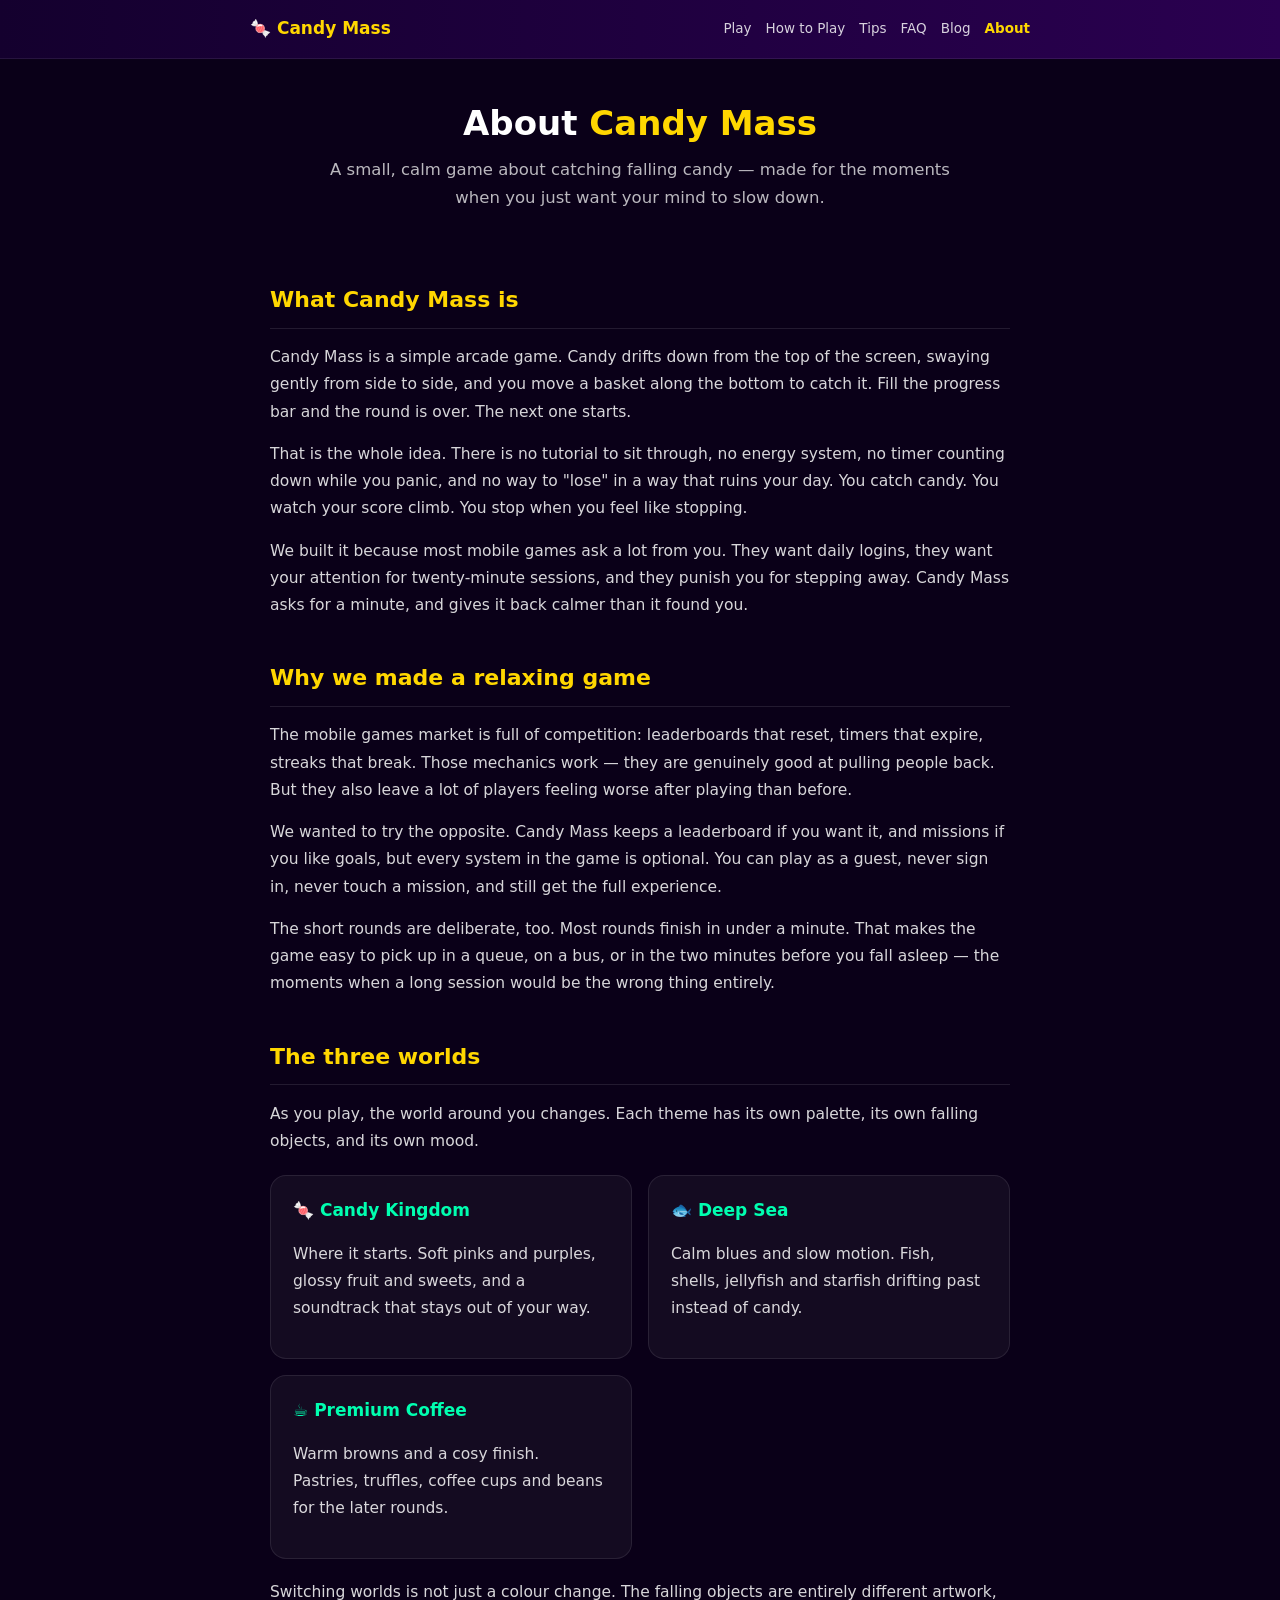
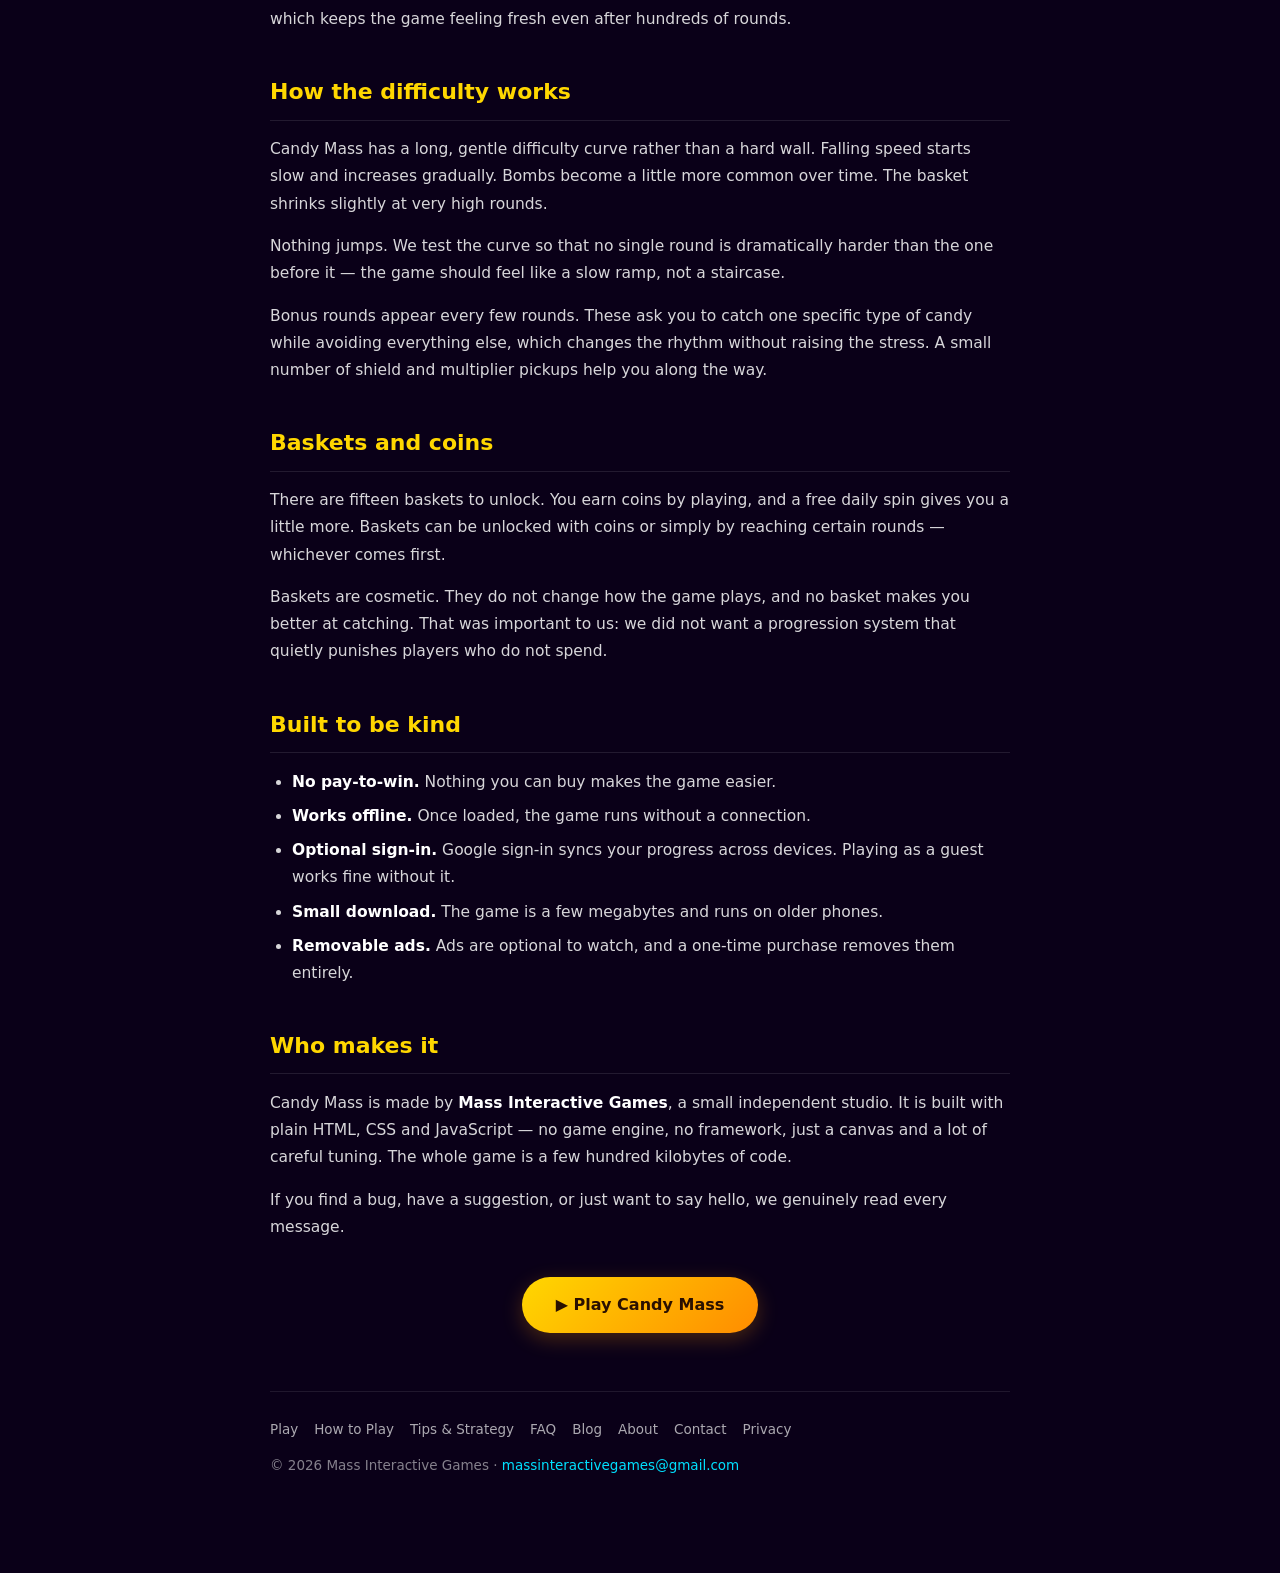
<file: about.html>
<!DOCTYPE html>
<html lang="en">
<head>
<meta charset="UTF-8">
<meta name="viewport" content="width=device-width, initial-scale=1.0, viewport-fit=cover">
<title>About Candy Mass — A Calm Candy-Catching Game</title>
<meta name="description" content="Candy Mass is a relaxing candy-catching game made by Mass Interactive Games. Learn what it is, why we built it, and how it is designed to help you unwind.">
<link rel="manifest" href="manifest.json">
<meta name="theme-color" content="#0A001E">
<link rel="stylesheet" href="content.css?v=1">
</head>
<body>

<nav class="nav"><div class="nav-in">
  <a class="nav-logo" href="index.html">🍬 Candy Mass</a>
  <div class="nav-links">
    <a href="index.html">Play</a>
    <a href="how-to-play.html">How to Play</a>
    <a href="tips.html">Tips</a>
    <a href="faq.html">FAQ</a>
    <a href="blog.html">Blog</a>
    <a class="on" href="about.html">About</a>
  </div>
</div></nav>

<div class="wrap">

<div class="hero">
  <h1>About <span class="gold">Candy Mass</span></h1>
  <p class="lead">A small, calm game about catching falling candy — made for the moments when you just want your mind to slow down.</p>
</div>

<h2>What Candy Mass is</h2>

<p>Candy Mass is a simple arcade game. Candy drifts down from the top of the screen, swaying gently from side to side, and you move a basket along the bottom to catch it. Fill the progress bar and the round is over. The next one starts.</p>

<p>That is the whole idea. There is no tutorial to sit through, no energy system, no timer counting down while you panic, and no way to "lose" in a way that ruins your day. You catch candy. You watch your score climb. You stop when you feel like stopping.</p>

<p>We built it because most mobile games ask a lot from you. They want daily logins, they want your attention for twenty-minute sessions, and they punish you for stepping away. Candy Mass asks for a minute, and gives it back calmer than it found you.</p>

<h2>Why we made a relaxing game</h2>

<p>The mobile games market is full of competition: leaderboards that reset, timers that expire, streaks that break. Those mechanics work — they are genuinely good at pulling people back. But they also leave a lot of players feeling worse after playing than before.</p>

<p>We wanted to try the opposite. Candy Mass keeps a leaderboard if you want it, and missions if you like goals, but every system in the game is optional. You can play as a guest, never sign in, never touch a mission, and still get the full experience.</p>

<p>The short rounds are deliberate, too. Most rounds finish in under a minute. That makes the game easy to pick up in a queue, on a bus, or in the two minutes before you fall asleep — the moments when a long session would be the wrong thing entirely.</p>

<h2>The three worlds</h2>

<p>As you play, the world around you changes. Each theme has its own palette, its own falling objects, and its own mood.</p>

<div class="grid">
  <div class="card">
    <h3>🍬 Candy Kingdom</h3>
    <p>Where it starts. Soft pinks and purples, glossy fruit and sweets, and a soundtrack that stays out of your way.</p>
  </div>
  <div class="card">
    <h3>🐟 Deep Sea</h3>
    <p>Calm blues and slow motion. Fish, shells, jellyfish and starfish drifting past instead of candy.</p>
  </div>
  <div class="card">
    <h3>☕ Premium Coffee</h3>
    <p>Warm browns and a cosy finish. Pastries, truffles, coffee cups and beans for the later rounds.</p>
  </div>
</div>

<p>Switching worlds is not just a colour change. The falling objects are entirely different artwork, which keeps the game feeling fresh even after hundreds of rounds.</p>

<h2>How the difficulty works</h2>

<p>Candy Mass has a long, gentle difficulty curve rather than a hard wall. Falling speed starts slow and increases gradually. Bombs become a little more common over time. The basket shrinks slightly at very high rounds.</p>

<p>Nothing jumps. We test the curve so that no single round is dramatically harder than the one before it — the game should feel like a slow ramp, not a staircase.</p>

<p>Bonus rounds appear every few rounds. These ask you to catch one specific type of candy while avoiding everything else, which changes the rhythm without raising the stress. A small number of shield and multiplier pickups help you along the way.</p>

<h2>Baskets and coins</h2>

<p>There are fifteen baskets to unlock. You earn coins by playing, and a free daily spin gives you a little more. Baskets can be unlocked with coins or simply by reaching certain rounds — whichever comes first.</p>

<p>Baskets are cosmetic. They do not change how the game plays, and no basket makes you better at catching. That was important to us: we did not want a progression system that quietly punishes players who do not spend.</p>

<h2>Built to be kind</h2>

<ul>
  <li><strong>No pay-to-win.</strong> Nothing you can buy makes the game easier.</li>
  <li><strong>Works offline.</strong> Once loaded, the game runs without a connection.</li>
  <li><strong>Optional sign-in.</strong> Google sign-in syncs your progress across devices. Playing as a guest works fine without it.</li>
  <li><strong>Small download.</strong> The game is a few megabytes and runs on older phones.</li>
  <li><strong>Removable ads.</strong> Ads are optional to watch, and a one-time purchase removes them entirely.</li>
</ul>

<h2>Who makes it</h2>

<p>Candy Mass is made by <strong>Mass Interactive Games</strong>, a small independent studio. It is built with plain HTML, CSS and JavaScript — no game engine, no framework, just a canvas and a lot of careful tuning. The whole game is a few hundred kilobytes of code.</p>

<p>If you find a bug, have a suggestion, or just want to say hello, we genuinely read every message.</p>

<div class="cta-wrap">
  <a class="cta" href="index.html">▶ Play Candy Mass</a>
</div>

<div class="foot">
  <div class="foot-links">
    <a href="index.html">Play</a>
    <a href="how-to-play.html">How to Play</a>
    <a href="tips.html">Tips &amp; Strategy</a>
    <a href="faq.html">FAQ</a>
    <a href="blog.html">Blog</a>
    <a href="about.html">About</a>
    <a href="contact.html">Contact</a>
    <a href="privacy.html">Privacy</a>
  </div>
  <div>© 2026 Mass Interactive Games · <a href="mailto:massinteractivegames@gmail.com">massinteractivegames@gmail.com</a></div>
</div>

</div>
</body>
</html>
</file>
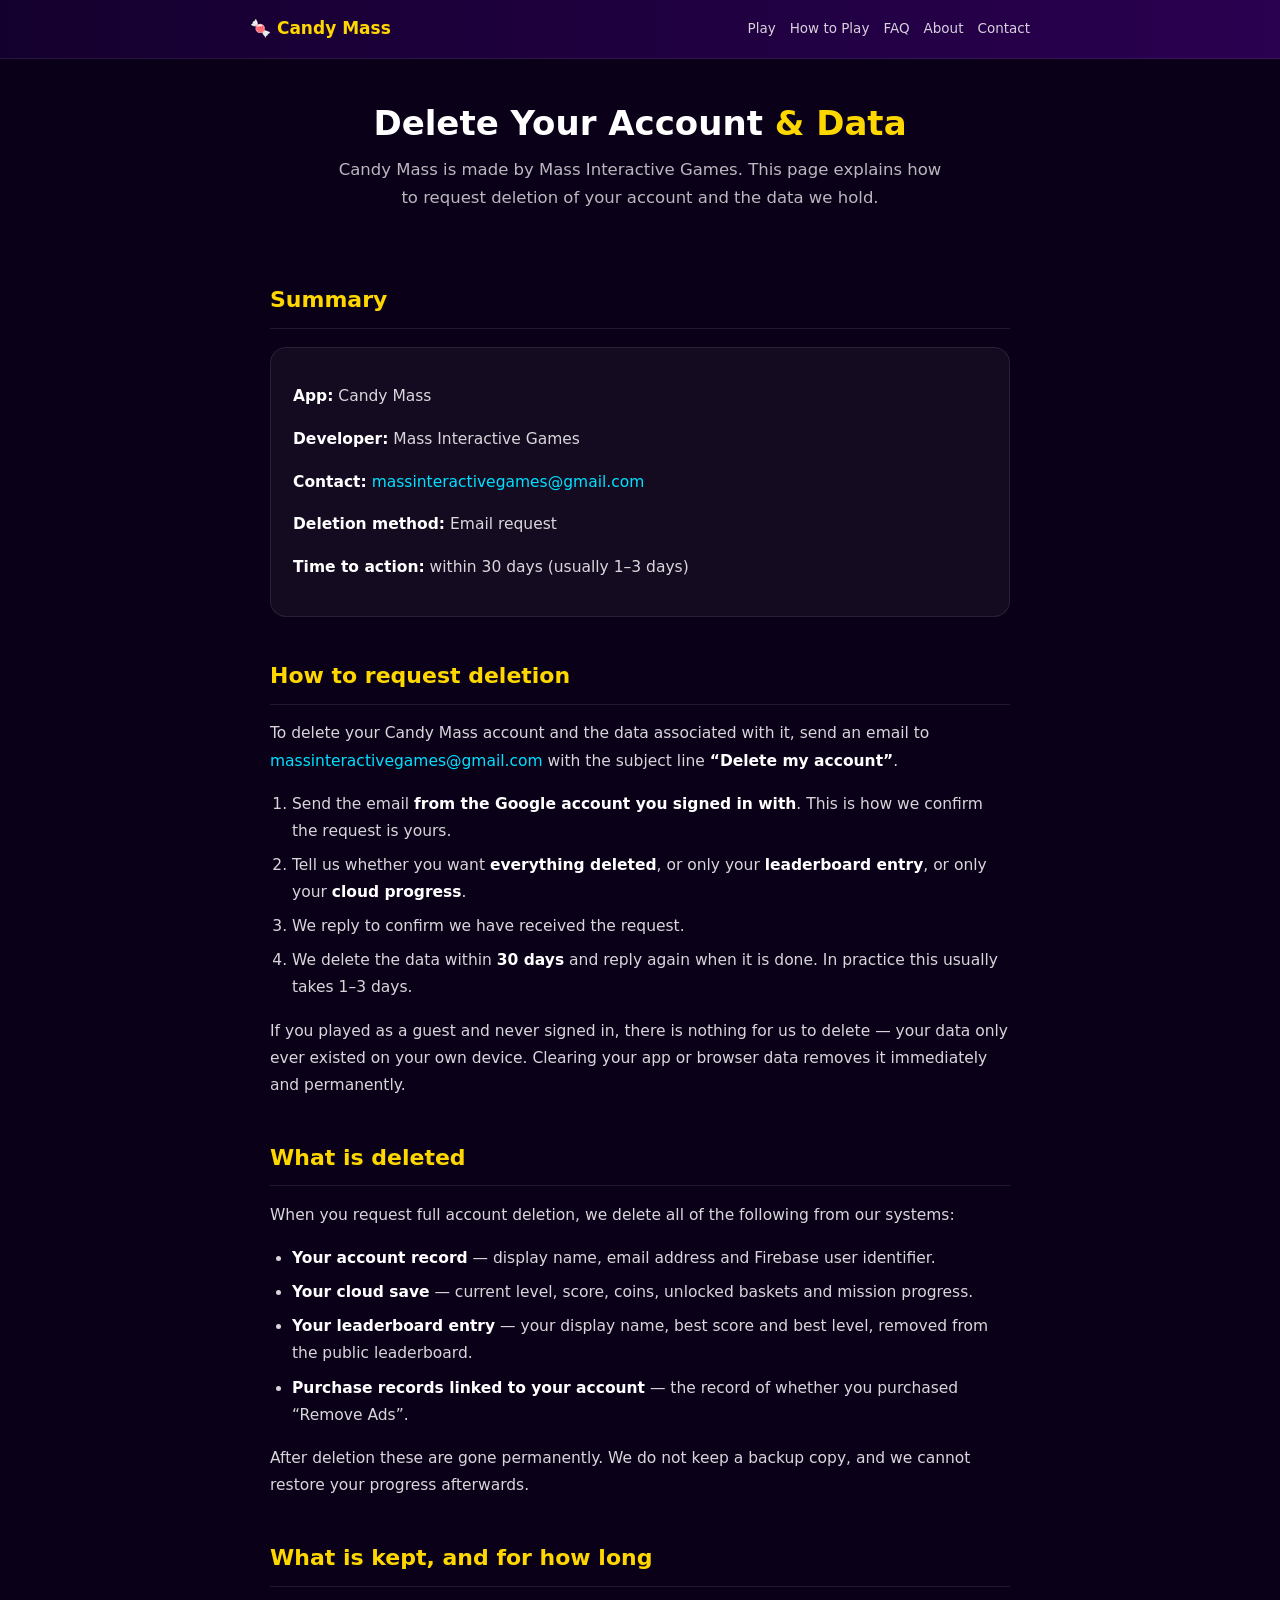
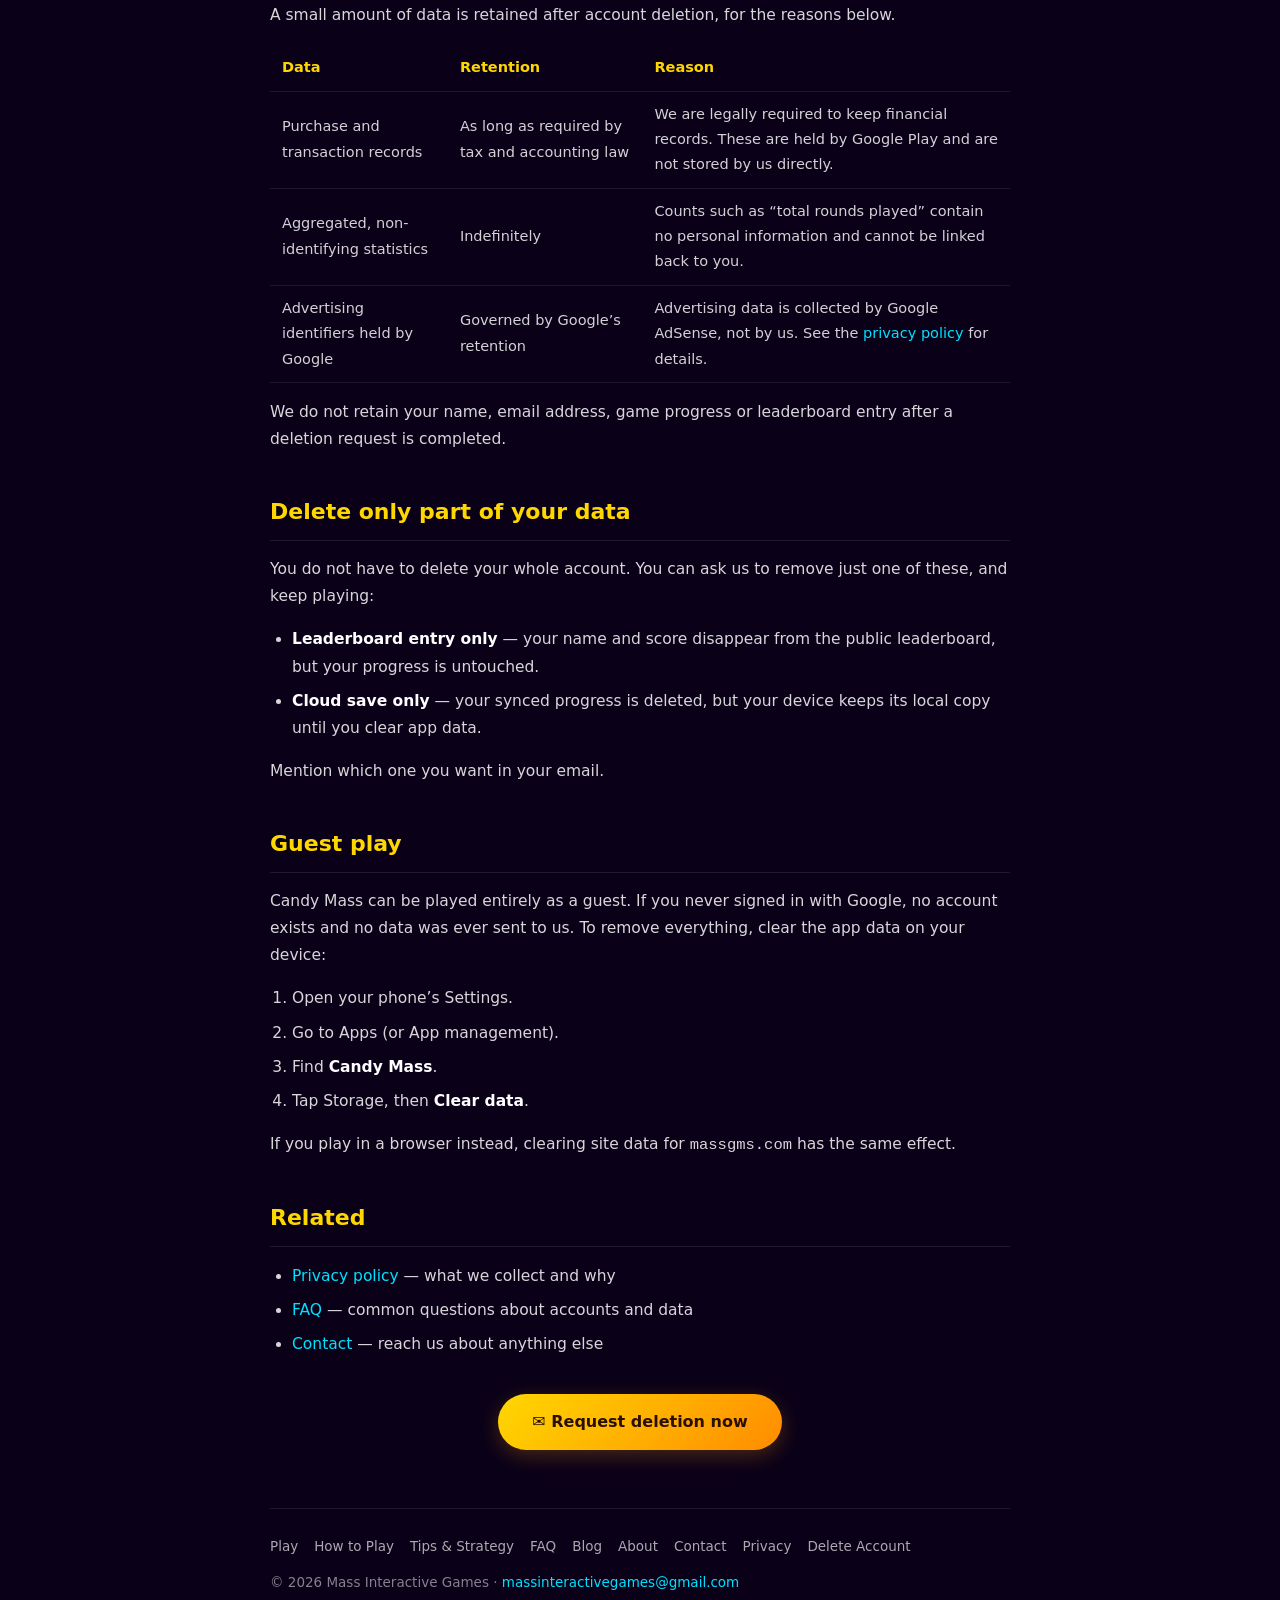
<file: account-deletion.html>
<!DOCTYPE html>
<html lang="en">
<head>
<meta charset="UTF-8">
<meta name="viewport" content="width=device-width, initial-scale=1.0, viewport-fit=cover">
<title>Delete Your Account &amp; Data — Candy Mass</title>
<meta name="description" content="How to request deletion of your Candy Mass account and all associated data. Steps, what is deleted, what is kept, and retention periods.">
<link rel="manifest" href="manifest.json">
<meta name="theme-color" content="#0A001E">
<link rel="stylesheet" href="content.css?v=1">
</head>
<body>

<nav class="nav"><div class="nav-in">
  <a class="nav-logo" href="index.html">🍬 Candy Mass</a>
  <div class="nav-links">
    <a href="index.html">Play</a>
    <a href="how-to-play.html">How to Play</a>
    <a href="faq.html">FAQ</a>
    <a href="about.html">About</a>
    <a href="contact.html">Contact</a>
  </div>
</div></nav>

<div class="wrap">

<div class="hero">
  <h1>Delete Your Account <span class="gold">&amp; Data</span></h1>
  <p class="lead">Candy Mass is made by Mass Interactive Games. This page explains how to request deletion of your account and the data we hold.</p>
</div>

<h2>Summary</h2>

<div class="card">
  <p><strong>App:</strong> Candy Mass</p>
  <p><strong>Developer:</strong> Mass Interactive Games</p>
  <p><strong>Contact:</strong> <a href="mailto:massinteractivegames@gmail.com">massinteractivegames@gmail.com</a></p>
  <p><strong>Deletion method:</strong> Email request</p>
  <p><strong>Time to action:</strong> within 30 days (usually 1–3 days)</p>
</div>

<h2>How to request deletion</h2>

<p>To delete your Candy Mass account and the data associated with it, send an email to <a href="mailto:massinteractivegames@gmail.com">massinteractivegames@gmail.com</a> with the subject line <strong>“Delete my account”</strong>.</p>

<ol>
  <li>Send the email <strong>from the Google account you signed in with</strong>. This is how we confirm the request is yours.</li>
  <li>Tell us whether you want <strong>everything deleted</strong>, or only your <strong>leaderboard entry</strong>, or only your <strong>cloud progress</strong>.</li>
  <li>We reply to confirm we have received the request.</li>
  <li>We delete the data within <strong>30 days</strong> and reply again when it is done. In practice this usually takes 1–3 days.</li>
</ol>

<p>If you played as a guest and never signed in, there is nothing for us to delete — your data only ever existed on your own device. Clearing your app or browser data removes it immediately and permanently.</p>

<h2>What is deleted</h2>

<p>When you request full account deletion, we delete all of the following from our systems:</p>

<ul>
  <li><strong>Your account record</strong> — display name, email address and Firebase user identifier.</li>
  <li><strong>Your cloud save</strong> — current level, score, coins, unlocked baskets and mission progress.</li>
  <li><strong>Your leaderboard entry</strong> — your display name, best score and best level, removed from the public leaderboard.</li>
  <li><strong>Purchase records linked to your account</strong> — the record of whether you purchased “Remove Ads”.</li>
</ul>

<p>After deletion these are gone permanently. We do not keep a backup copy, and we cannot restore your progress afterwards.</p>

<h2>What is kept, and for how long</h2>

<p>A small amount of data is retained after account deletion, for the reasons below.</p>

<table>
  <tr><th>Data</th><th>Retention</th><th>Reason</th></tr>
  <tr>
    <td>Purchase and transaction records</td>
    <td>As long as required by tax and accounting law</td>
    <td>We are legally required to keep financial records. These are held by Google Play and are not stored by us directly.</td>
  </tr>
  <tr>
    <td>Aggregated, non-identifying statistics</td>
    <td>Indefinitely</td>
    <td>Counts such as “total rounds played” contain no personal information and cannot be linked back to you.</td>
  </tr>
  <tr>
    <td>Advertising identifiers held by Google</td>
    <td>Governed by Google’s retention</td>
    <td>Advertising data is collected by Google AdSense, not by us. See the <a href="privacy.html">privacy policy</a> for details.</td>
  </tr>
</table>

<p>We do not retain your name, email address, game progress or leaderboard entry after a deletion request is completed.</p>

<h2>Delete only part of your data</h2>

<p>You do not have to delete your whole account. You can ask us to remove just one of these, and keep playing:</p>

<ul>
  <li><strong>Leaderboard entry only</strong> — your name and score disappear from the public leaderboard, but your progress is untouched.</li>
  <li><strong>Cloud save only</strong> — your synced progress is deleted, but your device keeps its local copy until you clear app data.</li>
</ul>

<p>Mention which one you want in your email.</p>

<h2>Guest play</h2>

<p>Candy Mass can be played entirely as a guest. If you never signed in with Google, no account exists and no data was ever sent to us. To remove everything, clear the app data on your device:</p>

<ol>
  <li>Open your phone’s Settings.</li>
  <li>Go to Apps (or App management).</li>
  <li>Find <strong>Candy Mass</strong>.</li>
  <li>Tap Storage, then <strong>Clear data</strong>.</li>
</ol>

<p>If you play in a browser instead, clearing site data for <code>massgms.com</code> has the same effect.</p>

<h2>Related</h2>

<ul>
  <li><a href="privacy.html">Privacy policy</a> — what we collect and why</li>
  <li><a href="faq.html">FAQ</a> — common questions about accounts and data</li>
  <li><a href="contact.html">Contact</a> — reach us about anything else</li>
</ul>

<div class="cta-wrap">
  <a class="cta" href="mailto:massinteractivegames@gmail.com?subject=Delete%20my%20account">✉️ Request deletion now</a>
</div>

<div class="foot">
  <div class="foot-links">
    <a href="index.html">Play</a>
    <a href="how-to-play.html">How to Play</a>
    <a href="tips.html">Tips &amp; Strategy</a>
    <a href="faq.html">FAQ</a>
    <a href="blog.html">Blog</a>
    <a href="about.html">About</a>
    <a href="contact.html">Contact</a>
    <a href="privacy.html">Privacy</a>
    <a href="account-deletion.html">Delete Account</a>
  </div>
  <div>© 2026 Mass Interactive Games · <a href="mailto:massinteractivegames@gmail.com">massinteractivegames@gmail.com</a></div>
</div>

</div>
</body>
</html>
</file>
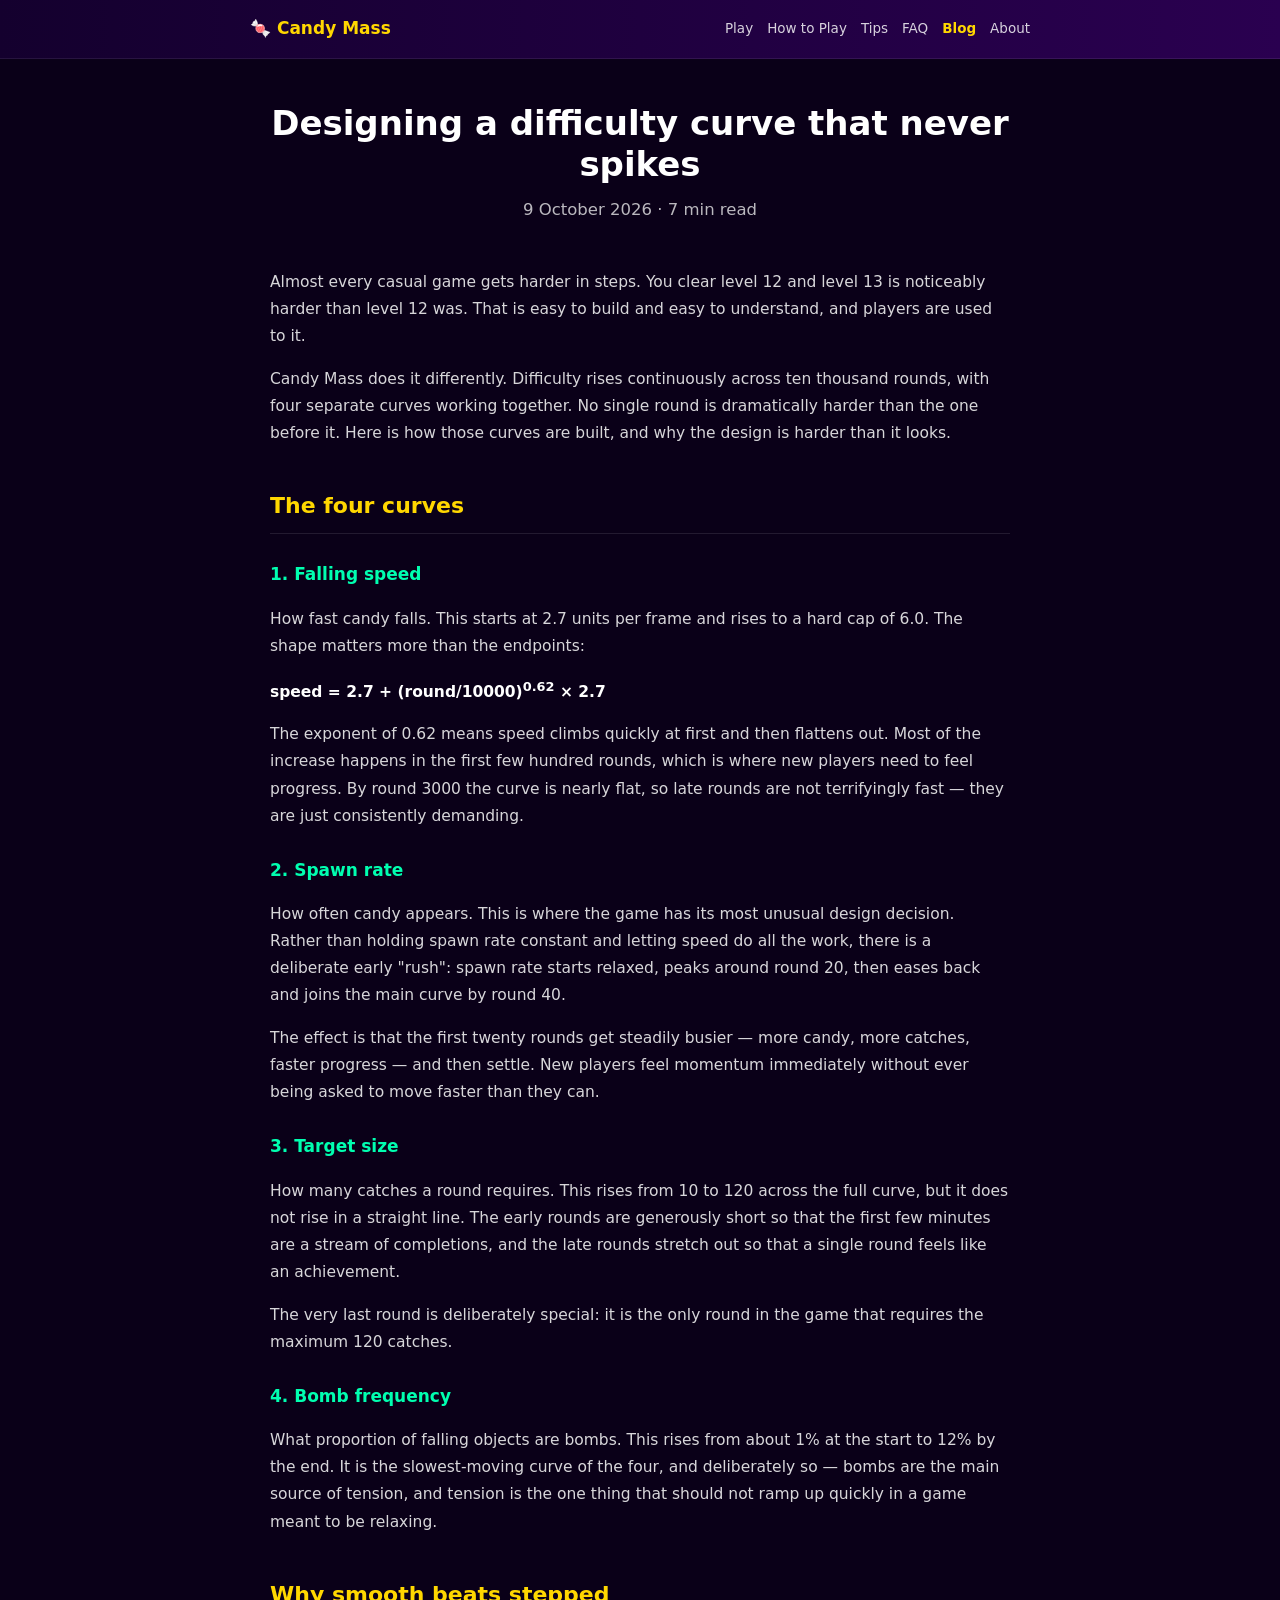
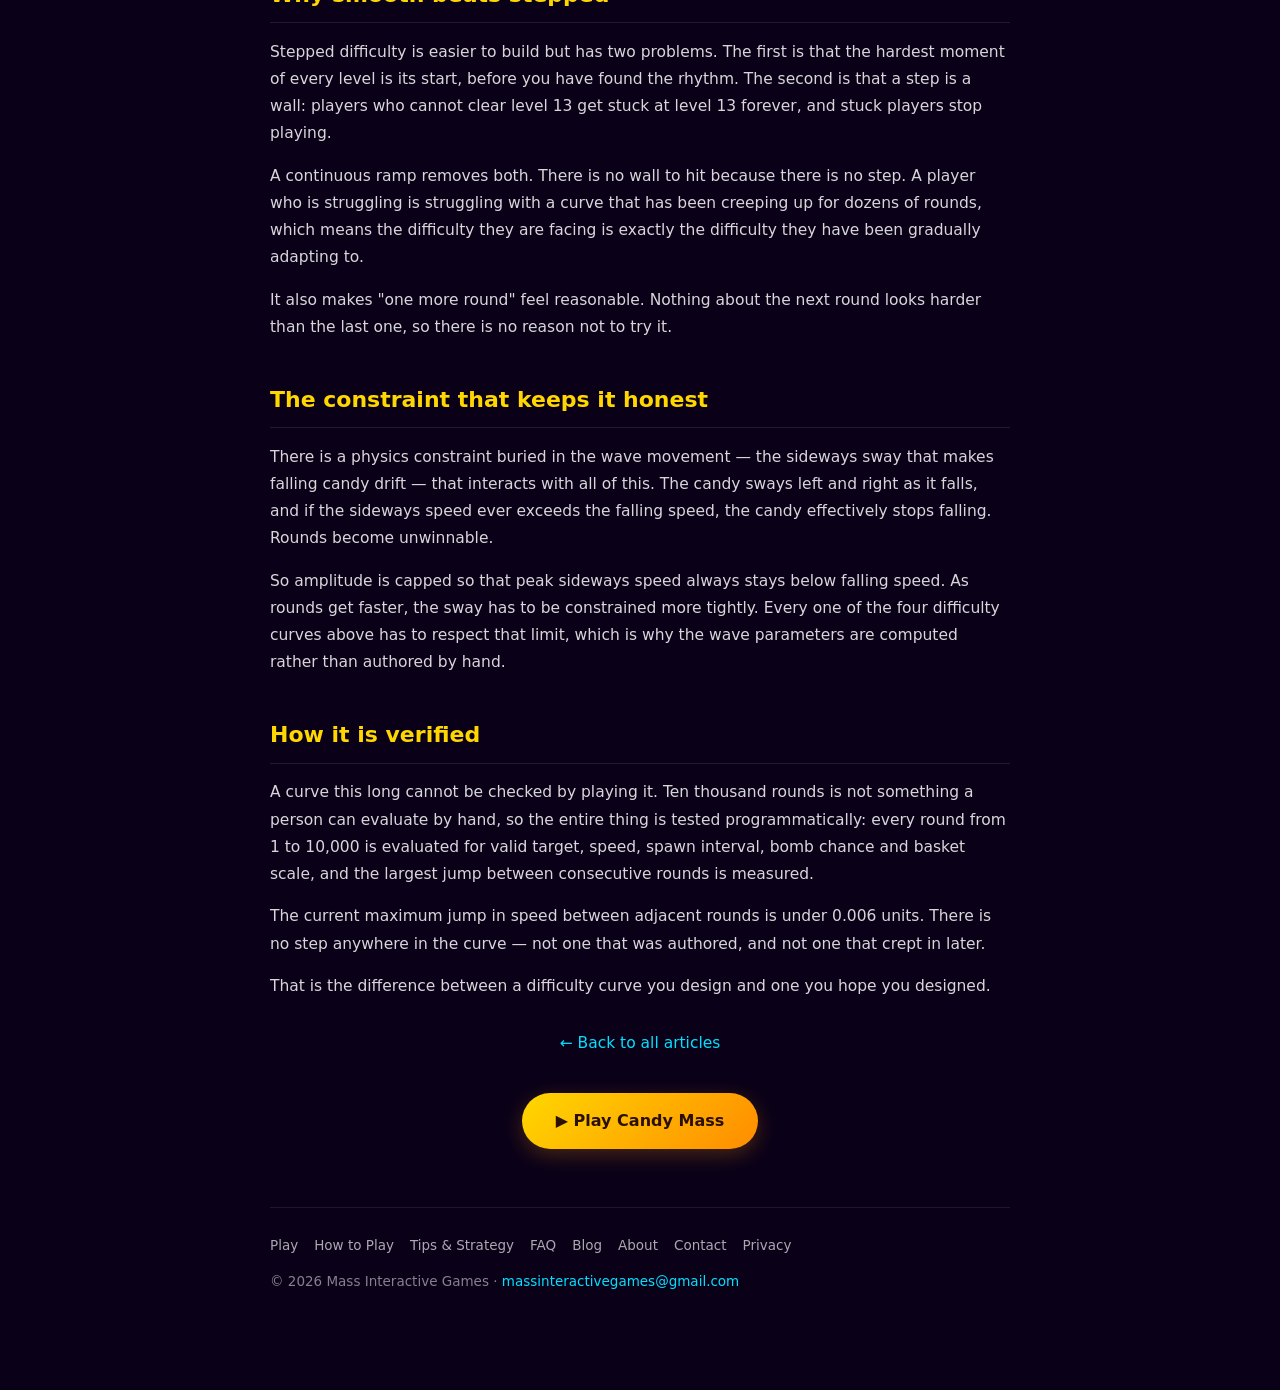
<file: blog-difficulty-curve.html>
<!DOCTYPE html>
<html lang="en">
<head>
<meta charset="UTF-8">
<meta name="viewport" content="width=device-width, initial-scale=1.0, viewport-fit=cover">
<title>Designing a Difficulty Curve That Never Spikes | Candy Mass Blog</title>
<meta name="description" content="Most casual games get harder in steps. Here is how Candy Mass uses four independent curves — speed, spawn rate, target size and bomb frequency — to ramp difficulty smoothly.">
<link rel="manifest" href="manifest.json">
<meta name="theme-color" content="#0A001E">
<link rel="stylesheet" href="content.css?v=1">
</head>
<body>

<nav class="nav"><div class="nav-in">
  <a class="nav-logo" href="index.html">🍬 Candy Mass</a>
  <div class="nav-links">
    <a href="index.html">Play</a>
    <a href="how-to-play.html">How to Play</a>
    <a href="tips.html">Tips</a>
    <a href="faq.html">FAQ</a>
    <a href="blog.html" class="on">Blog</a>
    <a href="about.html">About</a>
  </div>
</div></nav>

<div class="wrap">

<div class="hero">
  <h1>Designing a difficulty curve that never spikes</h1>
  <p class="lead">9 October 2026 · 7 min read</p>
</div>


<p>Almost every casual game gets harder in steps. You clear level 12 and level 13 is noticeably harder than level 12 was. That is easy to build and easy to understand, and players are used to it.</p>

<p>Candy Mass does it differently. Difficulty rises continuously across ten thousand rounds, with four separate curves working together. No single round is dramatically harder than the one before it. Here is how those curves are built, and why the design is harder than it looks.</p>

<h2>The four curves</h2>

<h3>1. Falling speed</h3>
<p>How fast candy falls. This starts at 2.7 units per frame and rises to a hard cap of 6.0. The shape matters more than the endpoints:</p>

<p><strong>speed = 2.7 + (round/10000)<sup>0.62</sup> × 2.7</strong></p>

<p>The exponent of 0.62 means speed climbs quickly at first and then flattens out. Most of the increase happens in the first few hundred rounds, which is where new players need to feel progress. By round 3000 the curve is nearly flat, so late rounds are not terrifyingly fast — they are just consistently demanding.</p>

<h3>2. Spawn rate</h3>
<p>How often candy appears. This is where the game has its most unusual design decision. Rather than holding spawn rate constant and letting speed do all the work, there is a deliberate early "rush": spawn rate starts relaxed, peaks around round 20, then eases back and joins the main curve by round 40.</p>

<p>The effect is that the first twenty rounds get steadily busier — more candy, more catches, faster progress — and then settle. New players feel momentum immediately without ever being asked to move faster than they can.</p>

<h3>3. Target size</h3>
<p>How many catches a round requires. This rises from 10 to 120 across the full curve, but it does not rise in a straight line. The early rounds are generously short so that the first few minutes are a stream of completions, and the late rounds stretch out so that a single round feels like an achievement.</p>

<p>The very last round is deliberately special: it is the only round in the game that requires the maximum 120 catches.</p>

<h3>4. Bomb frequency</h3>
<p>What proportion of falling objects are bombs. This rises from about 1% at the start to 12% by the end. It is the slowest-moving curve of the four, and deliberately so — bombs are the main source of tension, and tension is the one thing that should not ramp up quickly in a game meant to be relaxing.</p>

<h2>Why smooth beats stepped</h2>

<p>Stepped difficulty is easier to build but has two problems. The first is that the hardest moment of every level is its start, before you have found the rhythm. The second is that a step is a wall: players who cannot clear level 13 get stuck at level 13 forever, and stuck players stop playing.</p>

<p>A continuous ramp removes both. There is no wall to hit because there is no step. A player who is struggling is struggling with a curve that has been creeping up for dozens of rounds, which means the difficulty they are facing is exactly the difficulty they have been gradually adapting to.</p>

<p>It also makes "one more round" feel reasonable. Nothing about the next round looks harder than the last one, so there is no reason not to try it.</p>

<h2>The constraint that keeps it honest</h2>

<p>There is a physics constraint buried in the wave movement — the sideways sway that makes falling candy drift — that interacts with all of this. The candy sways left and right as it falls, and if the sideways speed ever exceeds the falling speed, the candy effectively stops falling. Rounds become unwinnable.</p>

<p>So amplitude is capped so that peak sideways speed always stays below falling speed. As rounds get faster, the sway has to be constrained more tightly. Every one of the four difficulty curves above has to respect that limit, which is why the wave parameters are computed rather than authored by hand.</p>

<h2>How it is verified</h2>

<p>A curve this long cannot be checked by playing it. Ten thousand rounds is not something a person can evaluate by hand, so the entire thing is tested programmatically: every round from 1 to 10,000 is evaluated for valid target, speed, spawn interval, bomb chance and basket scale, and the largest jump between consecutive rounds is measured.</p>

<p>The current maximum jump in speed between adjacent rounds is under 0.006 units. There is no step anywhere in the curve — not one that was authored, and not one that crept in later.</p>

<p>That is the difference between a difficulty curve you design and one you hope you designed.</p>

<p style="text-align:center;margin-top:30px"><a href="blog.html">← Back to all articles</a></p>


<div class="cta-wrap">
  <a class="cta" href="index.html">▶ Play Candy Mass</a>
</div>

<div class="foot">
  <div class="foot-links">
    <a href="index.html">Play</a>
    <a href="how-to-play.html">How to Play</a>
    <a href="tips.html">Tips &amp; Strategy</a>
    <a href="faq.html">FAQ</a>
    <a href="blog.html">Blog</a>
    <a href="about.html">About</a>
    <a href="contact.html">Contact</a>
    <a href="privacy.html">Privacy</a>
  </div>
  <div>© 2026 Mass Interactive Games · <a href="mailto:massinteractivegames@gmail.com">massinteractivegames@gmail.com</a></div>
</div>

</div>
</body>
</html>
</file>
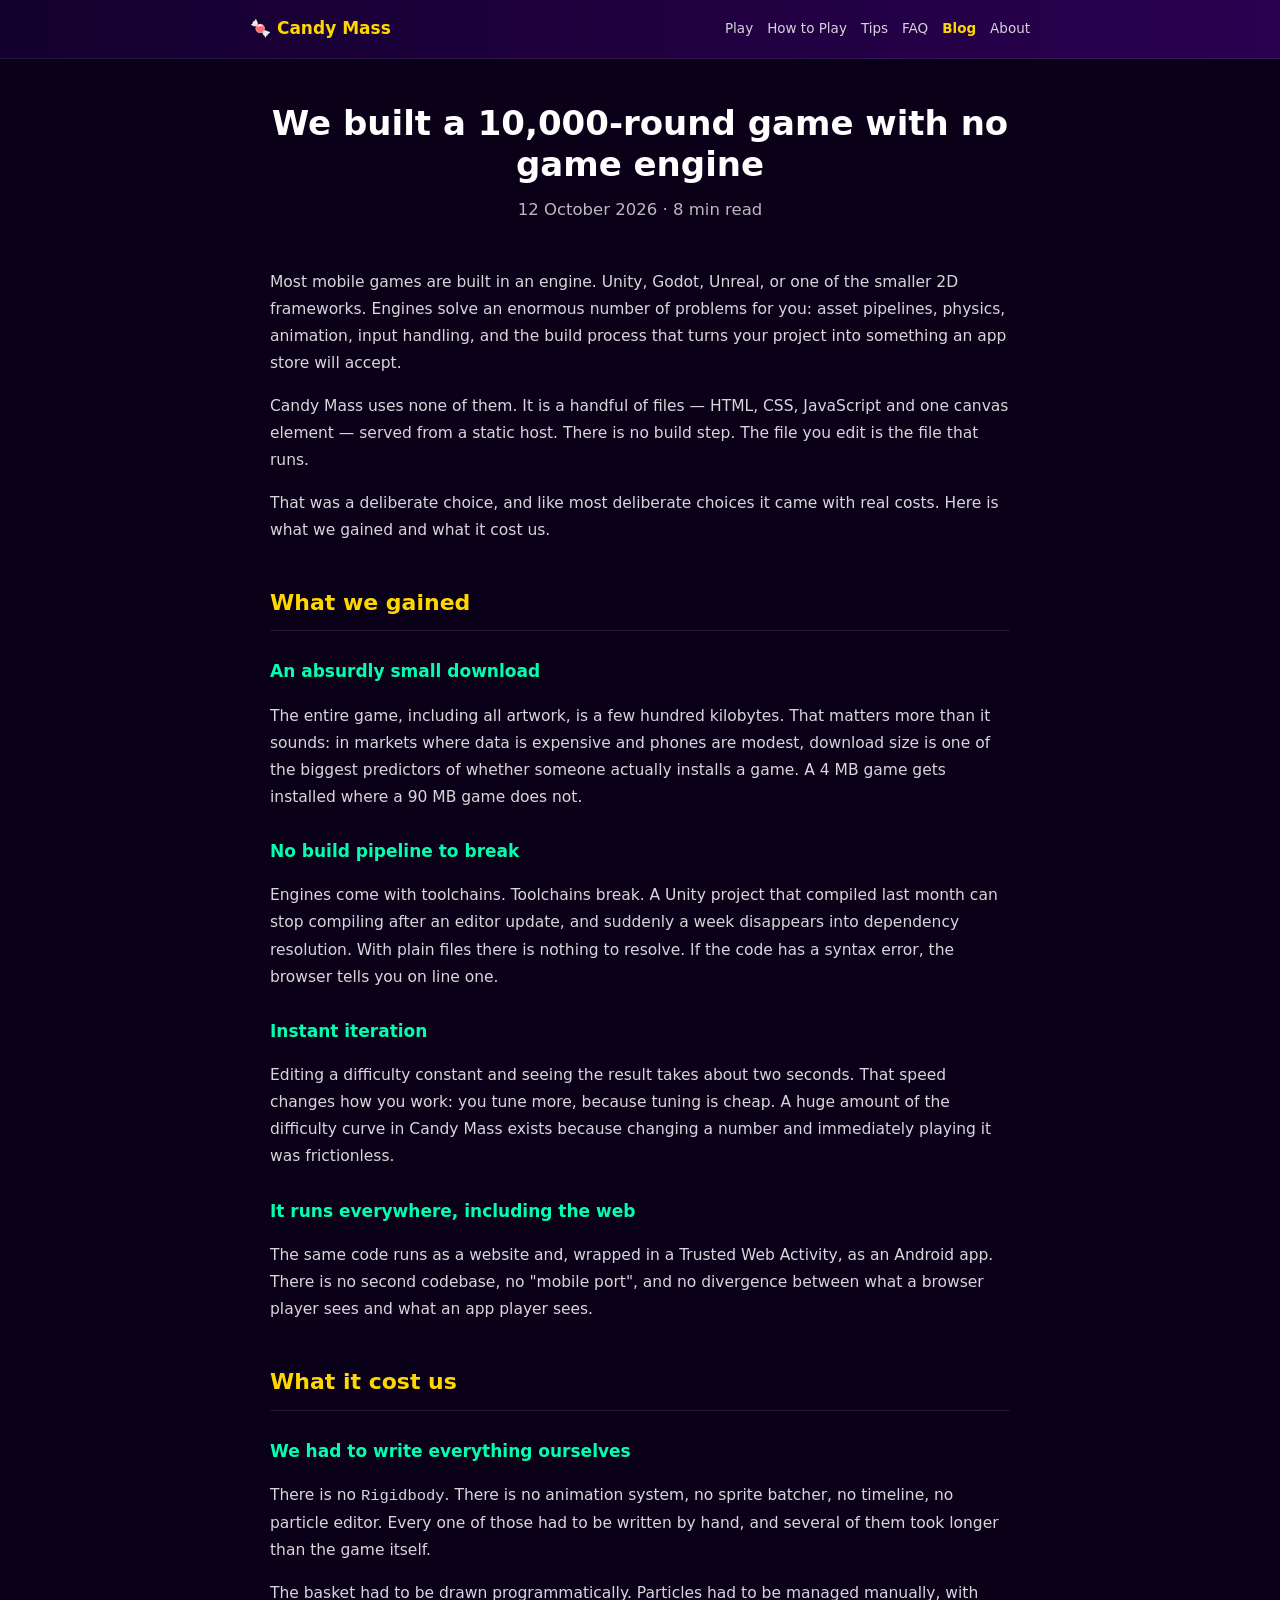
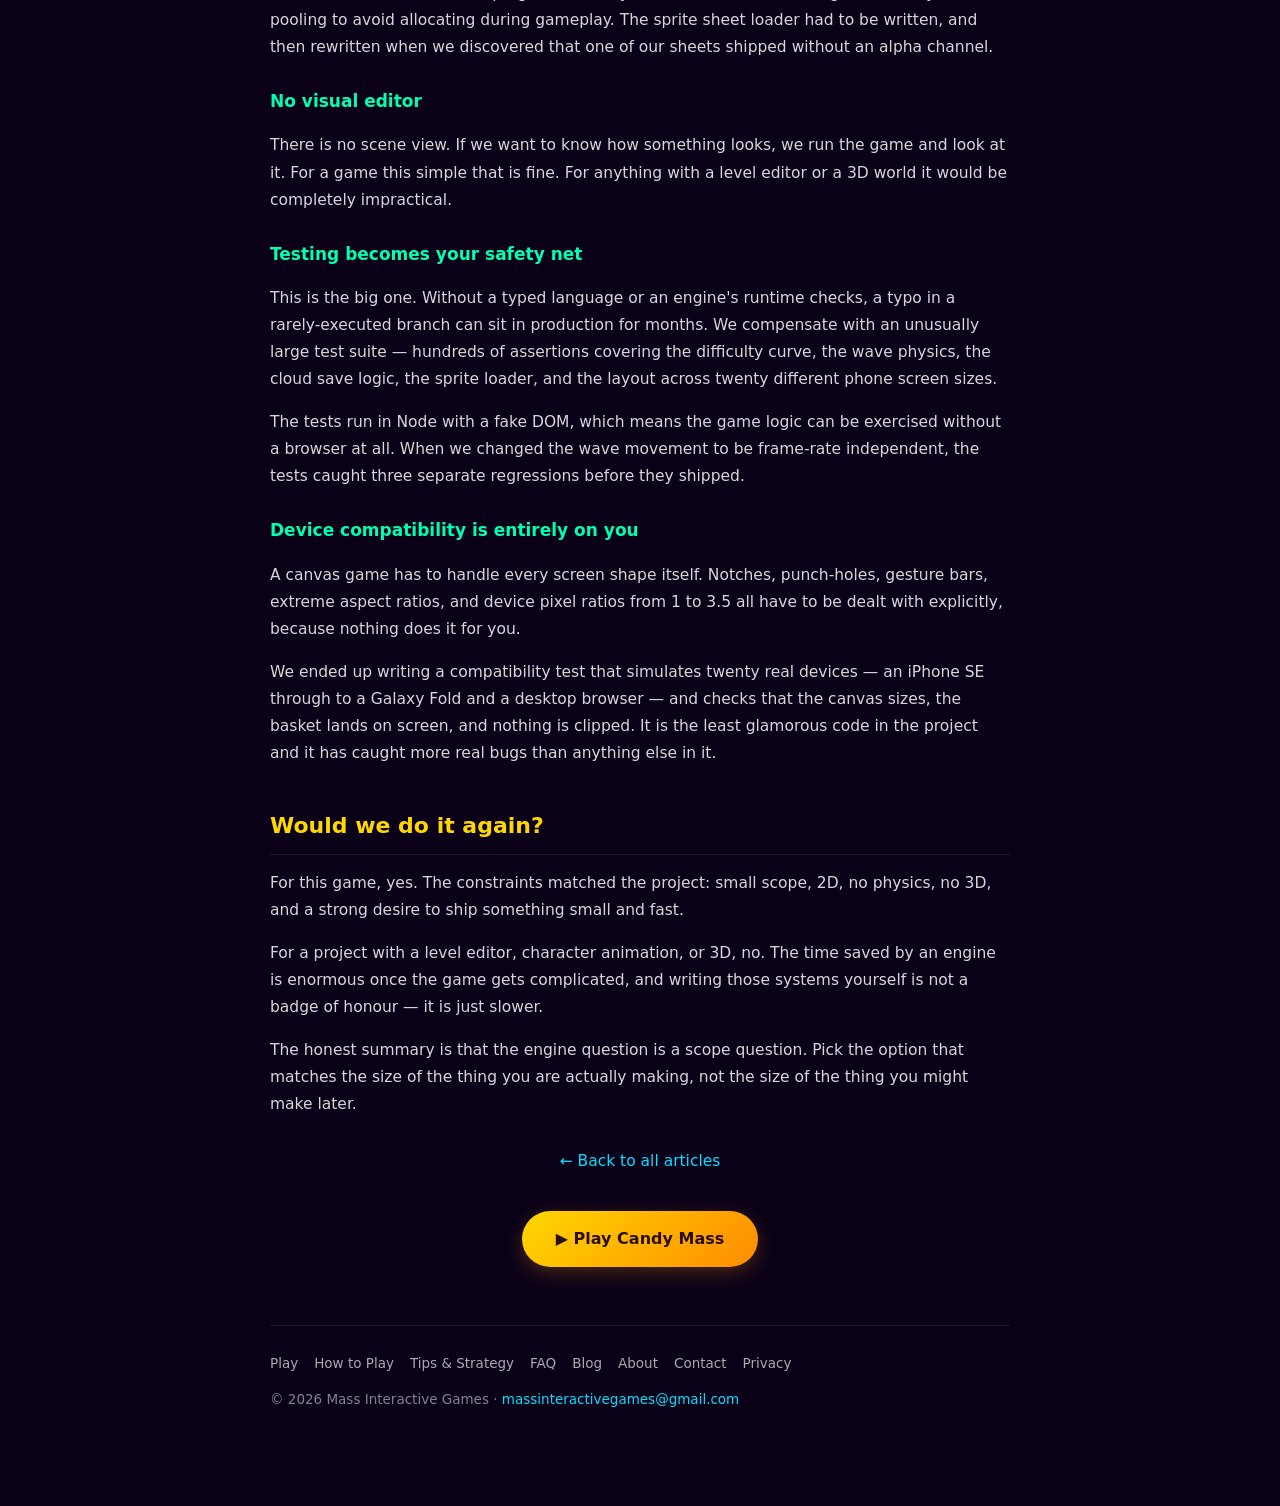
<file: blog-no-game-engine.html>
<!DOCTYPE html>
<html lang="en">
<head>
<meta charset="UTF-8">
<meta name="viewport" content="width=device-width, initial-scale=1.0, viewport-fit=cover">
<title>We Built a 10,000-Round Game With No Game Engine | Candy Mass Blog</title>
<meta name="description" content="No Unity, no Godot, no framework. How Candy Mass is built with plain HTML, CSS, JavaScript and a canvas element — and the trade-offs that come with it.">
<link rel="manifest" href="manifest.json">
<meta name="theme-color" content="#0A001E">
<link rel="stylesheet" href="content.css?v=1">
</head>
<body>

<nav class="nav"><div class="nav-in">
  <a class="nav-logo" href="index.html">🍬 Candy Mass</a>
  <div class="nav-links">
    <a href="index.html">Play</a>
    <a href="how-to-play.html">How to Play</a>
    <a href="tips.html">Tips</a>
    <a href="faq.html">FAQ</a>
    <a href="blog.html" class="on">Blog</a>
    <a href="about.html">About</a>
  </div>
</div></nav>

<div class="wrap">

<div class="hero">
  <h1>We built a 10,000-round game with no game engine</h1>
  <p class="lead">12 October 2026 · 8 min read</p>
</div>


<p>Most mobile games are built in an engine. Unity, Godot, Unreal, or one of the smaller 2D frameworks. Engines solve an enormous number of problems for you: asset pipelines, physics, animation, input handling, and the build process that turns your project into something an app store will accept.</p>

<p>Candy Mass uses none of them. It is a handful of files — HTML, CSS, JavaScript and one canvas element — served from a static host. There is no build step. The file you edit is the file that runs.</p>

<p>That was a deliberate choice, and like most deliberate choices it came with real costs. Here is what we gained and what it cost us.</p>

<h2>What we gained</h2>

<h3>An absurdly small download</h3>
<p>The entire game, including all artwork, is a few hundred kilobytes. That matters more than it sounds: in markets where data is expensive and phones are modest, download size is one of the biggest predictors of whether someone actually installs a game. A 4 MB game gets installed where a 90 MB game does not.</p>

<h3>No build pipeline to break</h3>
<p>Engines come with toolchains. Toolchains break. A Unity project that compiled last month can stop compiling after an editor update, and suddenly a week disappears into dependency resolution. With plain files there is nothing to resolve. If the code has a syntax error, the browser tells you on line one.</p>

<h3>Instant iteration</h3>
<p>Editing a difficulty constant and seeing the result takes about two seconds. That speed changes how you work: you tune more, because tuning is cheap. A huge amount of the difficulty curve in Candy Mass exists because changing a number and immediately playing it was frictionless.</p>

<h3>It runs everywhere, including the web</h3>
<p>The same code runs as a website and, wrapped in a Trusted Web Activity, as an Android app. There is no second codebase, no "mobile port", and no divergence between what a browser player sees and what an app player sees.</p>

<h2>What it cost us</h2>

<h3>We had to write everything ourselves</h3>
<p>There is no <code>Rigidbody</code>. There is no animation system, no sprite batcher, no timeline, no particle editor. Every one of those had to be written by hand, and several of them took longer than the game itself.</p>

<p>The basket had to be drawn programmatically. Particles had to be managed manually, with pooling to avoid allocating during gameplay. The sprite sheet loader had to be written, and then rewritten when we discovered that one of our sheets shipped without an alpha channel.</p>

<h3>No visual editor</h3>
<p>There is no scene view. If we want to know how something looks, we run the game and look at it. For a game this simple that is fine. For anything with a level editor or a 3D world it would be completely impractical.</p>

<h3>Testing becomes your safety net</h3>
<p>This is the big one. Without a typed language or an engine's runtime checks, a typo in a rarely-executed branch can sit in production for months. We compensate with an unusually large test suite — hundreds of assertions covering the difficulty curve, the wave physics, the cloud save logic, the sprite loader, and the layout across twenty different phone screen sizes.</p>

<p>The tests run in Node with a fake DOM, which means the game logic can be exercised without a browser at all. When we changed the wave movement to be frame-rate independent, the tests caught three separate regressions before they shipped.</p>

<h3>Device compatibility is entirely on you</h3>
<p>A canvas game has to handle every screen shape itself. Notches, punch-holes, gesture bars, extreme aspect ratios, and device pixel ratios from 1 to 3.5 all have to be dealt with explicitly, because nothing does it for you.</p>

<p>We ended up writing a compatibility test that simulates twenty real devices — an iPhone SE through to a Galaxy Fold and a desktop browser — and checks that the canvas sizes, the basket lands on screen, and nothing is clipped. It is the least glamorous code in the project and it has caught more real bugs than anything else in it.</p>

<h2>Would we do it again?</h2>

<p>For this game, yes. The constraints matched the project: small scope, 2D, no physics, no 3D, and a strong desire to ship something small and fast.</p>

<p>For a project with a level editor, character animation, or 3D, no. The time saved by an engine is enormous once the game gets complicated, and writing those systems yourself is not a badge of honour — it is just slower.</p>

<p>The honest summary is that the engine question is a scope question. Pick the option that matches the size of the thing you are actually making, not the size of the thing you might make later.</p>

<p style="text-align:center;margin-top:30px"><a href="blog.html">← Back to all articles</a></p>


<div class="cta-wrap">
  <a class="cta" href="index.html">▶ Play Candy Mass</a>
</div>

<div class="foot">
  <div class="foot-links">
    <a href="index.html">Play</a>
    <a href="how-to-play.html">How to Play</a>
    <a href="tips.html">Tips &amp; Strategy</a>
    <a href="faq.html">FAQ</a>
    <a href="blog.html">Blog</a>
    <a href="about.html">About</a>
    <a href="contact.html">Contact</a>
    <a href="privacy.html">Privacy</a>
  </div>
  <div>© 2026 Mass Interactive Games · <a href="mailto:massinteractivegames@gmail.com">massinteractivegames@gmail.com</a></div>
</div>

</div>
</body>
</html>
</file>
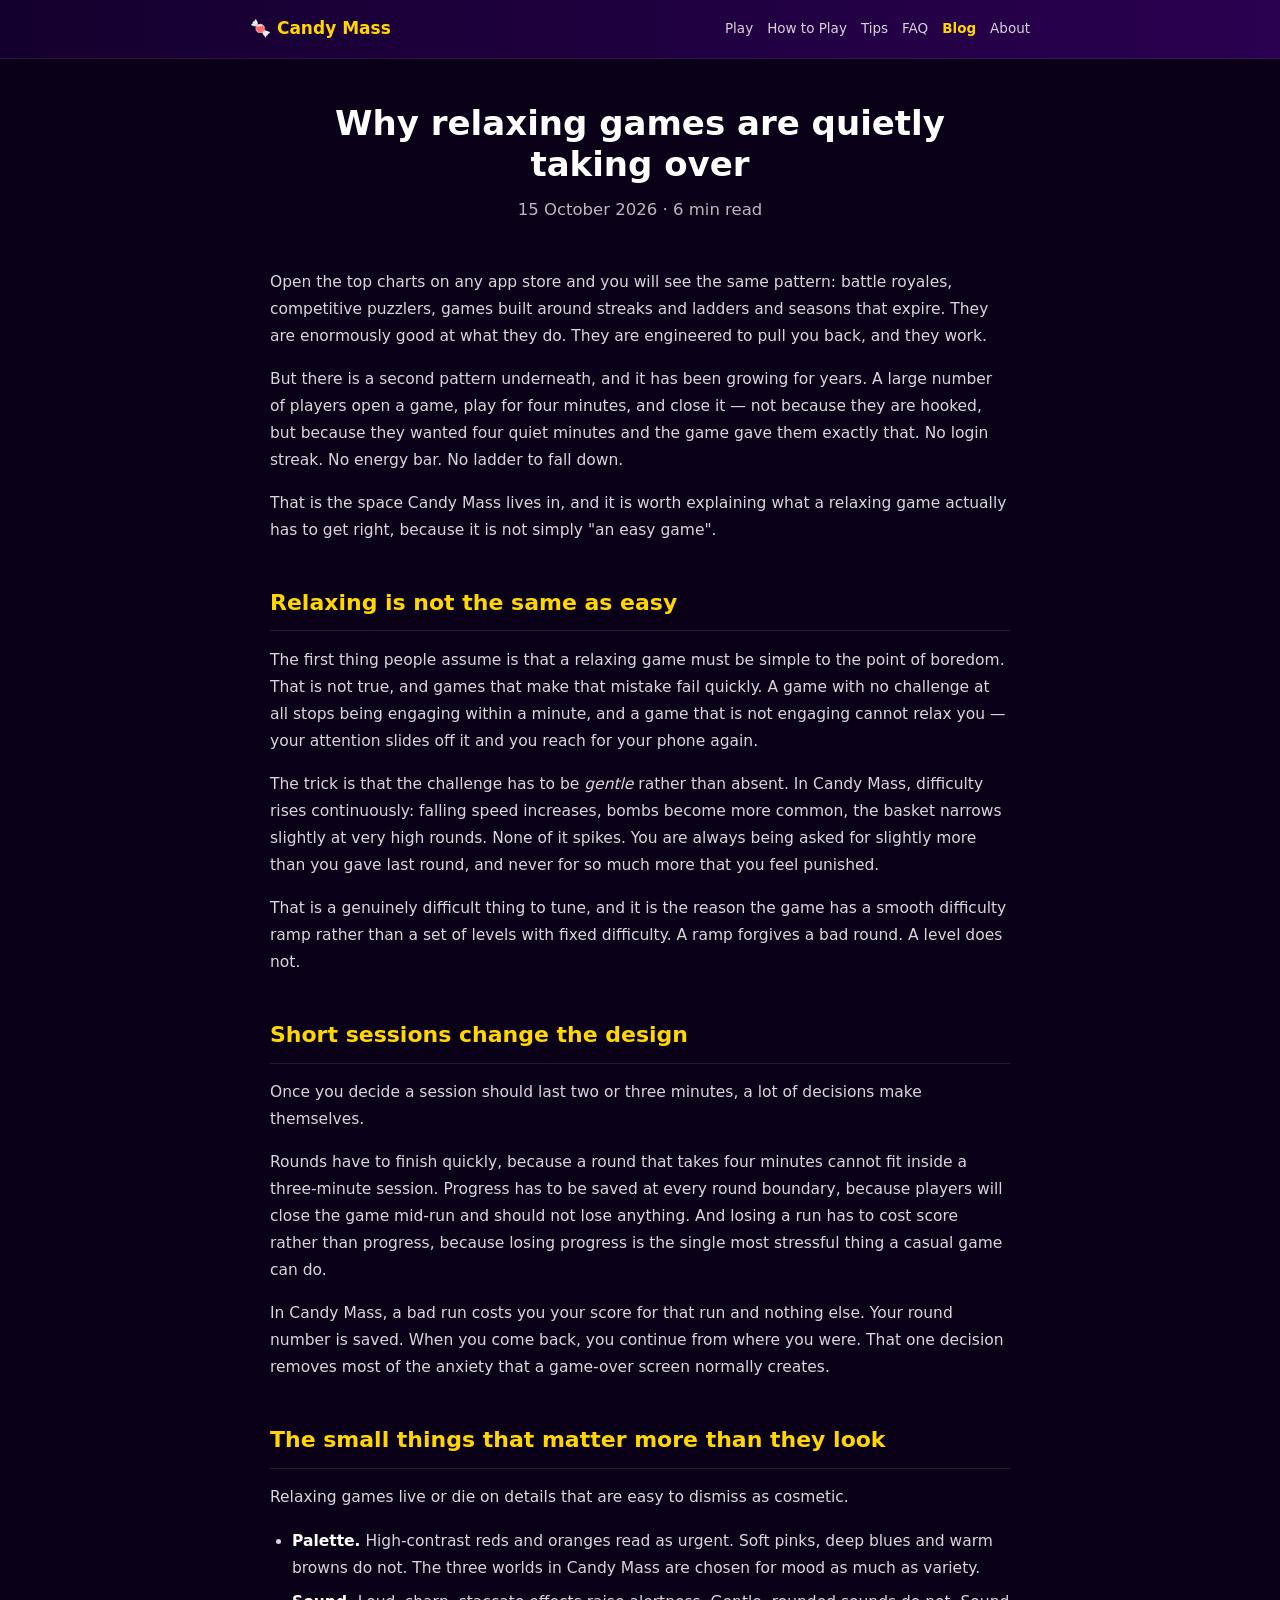
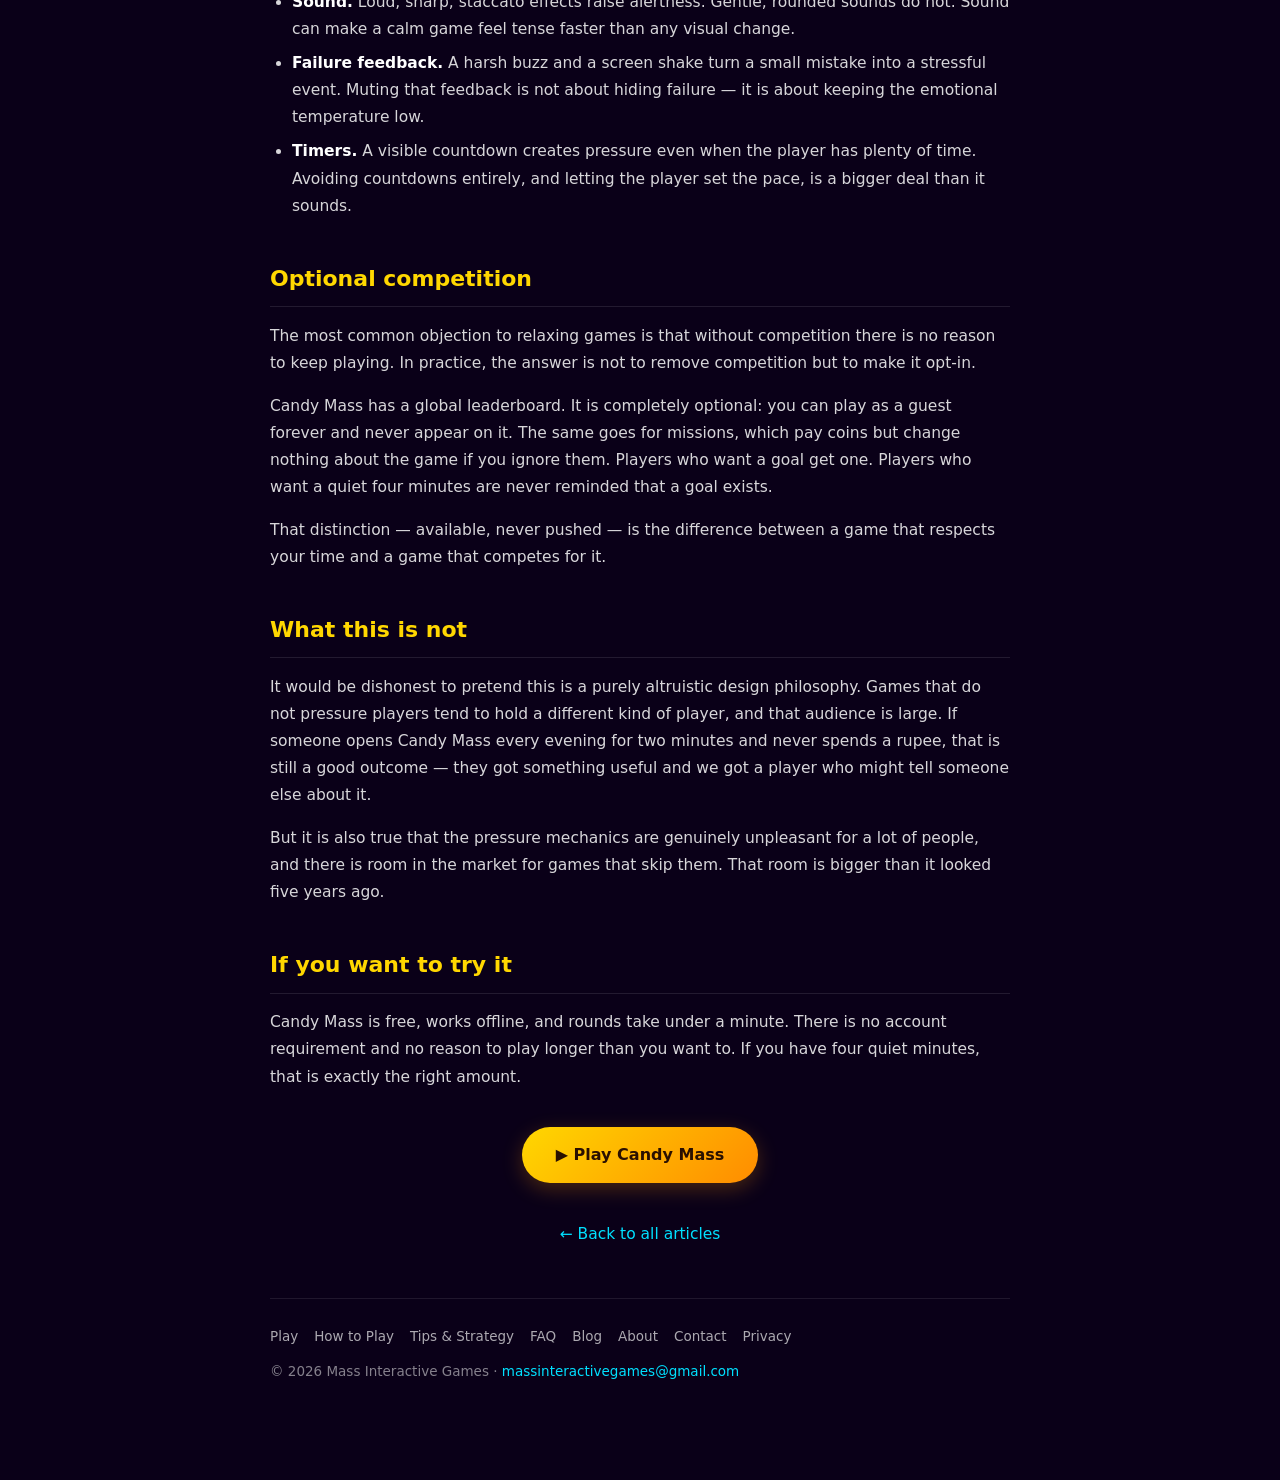
<file: blog-relaxing-games.html>
<!DOCTYPE html>
<html lang="en">
<head>
<meta charset="UTF-8">
<meta name="viewport" content="width=device-width, initial-scale=1.0, viewport-fit=cover">
<title>Why Relaxing Games Are Quietly Taking Over | Candy Mass Blog</title>
<meta name="description" content="Competitive mobile games hold attention but rarely leave you feeling better. A look at why calm, low-pressure games are growing, and what a relaxing game has to get right.">
<link rel="manifest" href="manifest.json">
<meta name="theme-color" content="#0A001E">
<link rel="stylesheet" href="content.css?v=1">
</head>
<body>

<nav class="nav"><div class="nav-in">
  <a class="nav-logo" href="index.html">🍬 Candy Mass</a>
  <div class="nav-links">
    <a href="index.html">Play</a>
    <a href="how-to-play.html">How to Play</a>
    <a href="tips.html">Tips</a>
    <a href="faq.html">FAQ</a>
    <a class="on" href="blog.html">Blog</a>
    <a href="about.html">About</a>
  </div>
</div></nav>

<div class="wrap">

<div class="hero">
  <h1>Why relaxing games are quietly taking over</h1>
  <p class="lead">15 October 2026 · 6 min read</p>
</div>

<p>Open the top charts on any app store and you will see the same pattern: battle royales, competitive puzzlers, games built around streaks and ladders and seasons that expire. They are enormously good at what they do. They are engineered to pull you back, and they work.</p>

<p>But there is a second pattern underneath, and it has been growing for years. A large number of players open a game, play for four minutes, and close it — not because they are hooked, but because they wanted four quiet minutes and the game gave them exactly that. No login streak. No energy bar. No ladder to fall down.</p>

<p>That is the space Candy Mass lives in, and it is worth explaining what a relaxing game actually has to get right, because it is not simply "an easy game".</p>

<h2>Relaxing is not the same as easy</h2>

<p>The first thing people assume is that a relaxing game must be simple to the point of boredom. That is not true, and games that make that mistake fail quickly. A game with no challenge at all stops being engaging within a minute, and a game that is not engaging cannot relax you — your attention slides off it and you reach for your phone again.</p>

<p>The trick is that the challenge has to be <em>gentle</em> rather than absent. In Candy Mass, difficulty rises continuously: falling speed increases, bombs become more common, the basket narrows slightly at very high rounds. None of it spikes. You are always being asked for slightly more than you gave last round, and never for so much more that you feel punished.</p>

<p>That is a genuinely difficult thing to tune, and it is the reason the game has a smooth difficulty ramp rather than a set of levels with fixed difficulty. A ramp forgives a bad round. A level does not.</p>

<h2>Short sessions change the design</h2>

<p>Once you decide a session should last two or three minutes, a lot of decisions make themselves.</p>

<p>Rounds have to finish quickly, because a round that takes four minutes cannot fit inside a three-minute session. Progress has to be saved at every round boundary, because players will close the game mid-run and should not lose anything. And losing a run has to cost score rather than progress, because losing progress is the single most stressful thing a casual game can do.</p>

<p>In Candy Mass, a bad run costs you your score for that run and nothing else. Your round number is saved. When you come back, you continue from where you were. That one decision removes most of the anxiety that a game-over screen normally creates.</p>

<h2>The small things that matter more than they look</h2>

<p>Relaxing games live or die on details that are easy to dismiss as cosmetic.</p>

<ul>
  <li><strong>Palette.</strong> High-contrast reds and oranges read as urgent. Soft pinks, deep blues and warm browns do not. The three worlds in Candy Mass are chosen for mood as much as variety.</li>
  <li><strong>Sound.</strong> Loud, sharp, staccato effects raise alertness. Gentle, rounded sounds do not. Sound can make a calm game feel tense faster than any visual change.</li>
  <li><strong>Failure feedback.</strong> A harsh buzz and a screen shake turn a small mistake into a stressful event. Muting that feedback is not about hiding failure — it is about keeping the emotional temperature low.</li>
  <li><strong>Timers.</strong> A visible countdown creates pressure even when the player has plenty of time. Avoiding countdowns entirely, and letting the player set the pace, is a bigger deal than it sounds.</li>
</ul>

<h2>Optional competition</h2>

<p>The most common objection to relaxing games is that without competition there is no reason to keep playing. In practice, the answer is not to remove competition but to make it opt-in.</p>

<p>Candy Mass has a global leaderboard. It is completely optional: you can play as a guest forever and never appear on it. The same goes for missions, which pay coins but change nothing about the game if you ignore them. Players who want a goal get one. Players who want a quiet four minutes are never reminded that a goal exists.</p>

<p>That distinction — available, never pushed — is the difference between a game that respects your time and a game that competes for it.</p>

<h2>What this is not</h2>

<p>It would be dishonest to pretend this is a purely altruistic design philosophy. Games that do not pressure players tend to hold a different kind of player, and that audience is large. If someone opens Candy Mass every evening for two minutes and never spends a rupee, that is still a good outcome — they got something useful and we got a player who might tell someone else about it.</p>

<p>But it is also true that the pressure mechanics are genuinely unpleasant for a lot of people, and there is room in the market for games that skip them. That room is bigger than it looked five years ago.</p>

<h2>If you want to try it</h2>

<p>Candy Mass is free, works offline, and rounds take under a minute. There is no account requirement and no reason to play longer than you want to. If you have four quiet minutes, that is exactly the right amount.</p>

<div class="cta-wrap">
  <a class="cta" href="index.html">▶ Play Candy Mass</a>
</div>

<p style="text-align:center;margin-top:30px">
  <a href="blog.html">← Back to all articles</a>
</p>

<div class="foot">
  <div class="foot-links">
    <a href="index.html">Play</a>
    <a href="how-to-play.html">How to Play</a>
    <a href="tips.html">Tips &amp; Strategy</a>
    <a href="faq.html">FAQ</a>
    <a href="blog.html">Blog</a>
    <a href="about.html">About</a>
    <a href="contact.html">Contact</a>
    <a href="privacy.html">Privacy</a>
  </div>
  <div>© 2026 Mass Interactive Games · <a href="mailto:massinteractivegames@gmail.com">massinteractivegames@gmail.com</a></div>
</div>

</div>
</body>
</html>
</file>
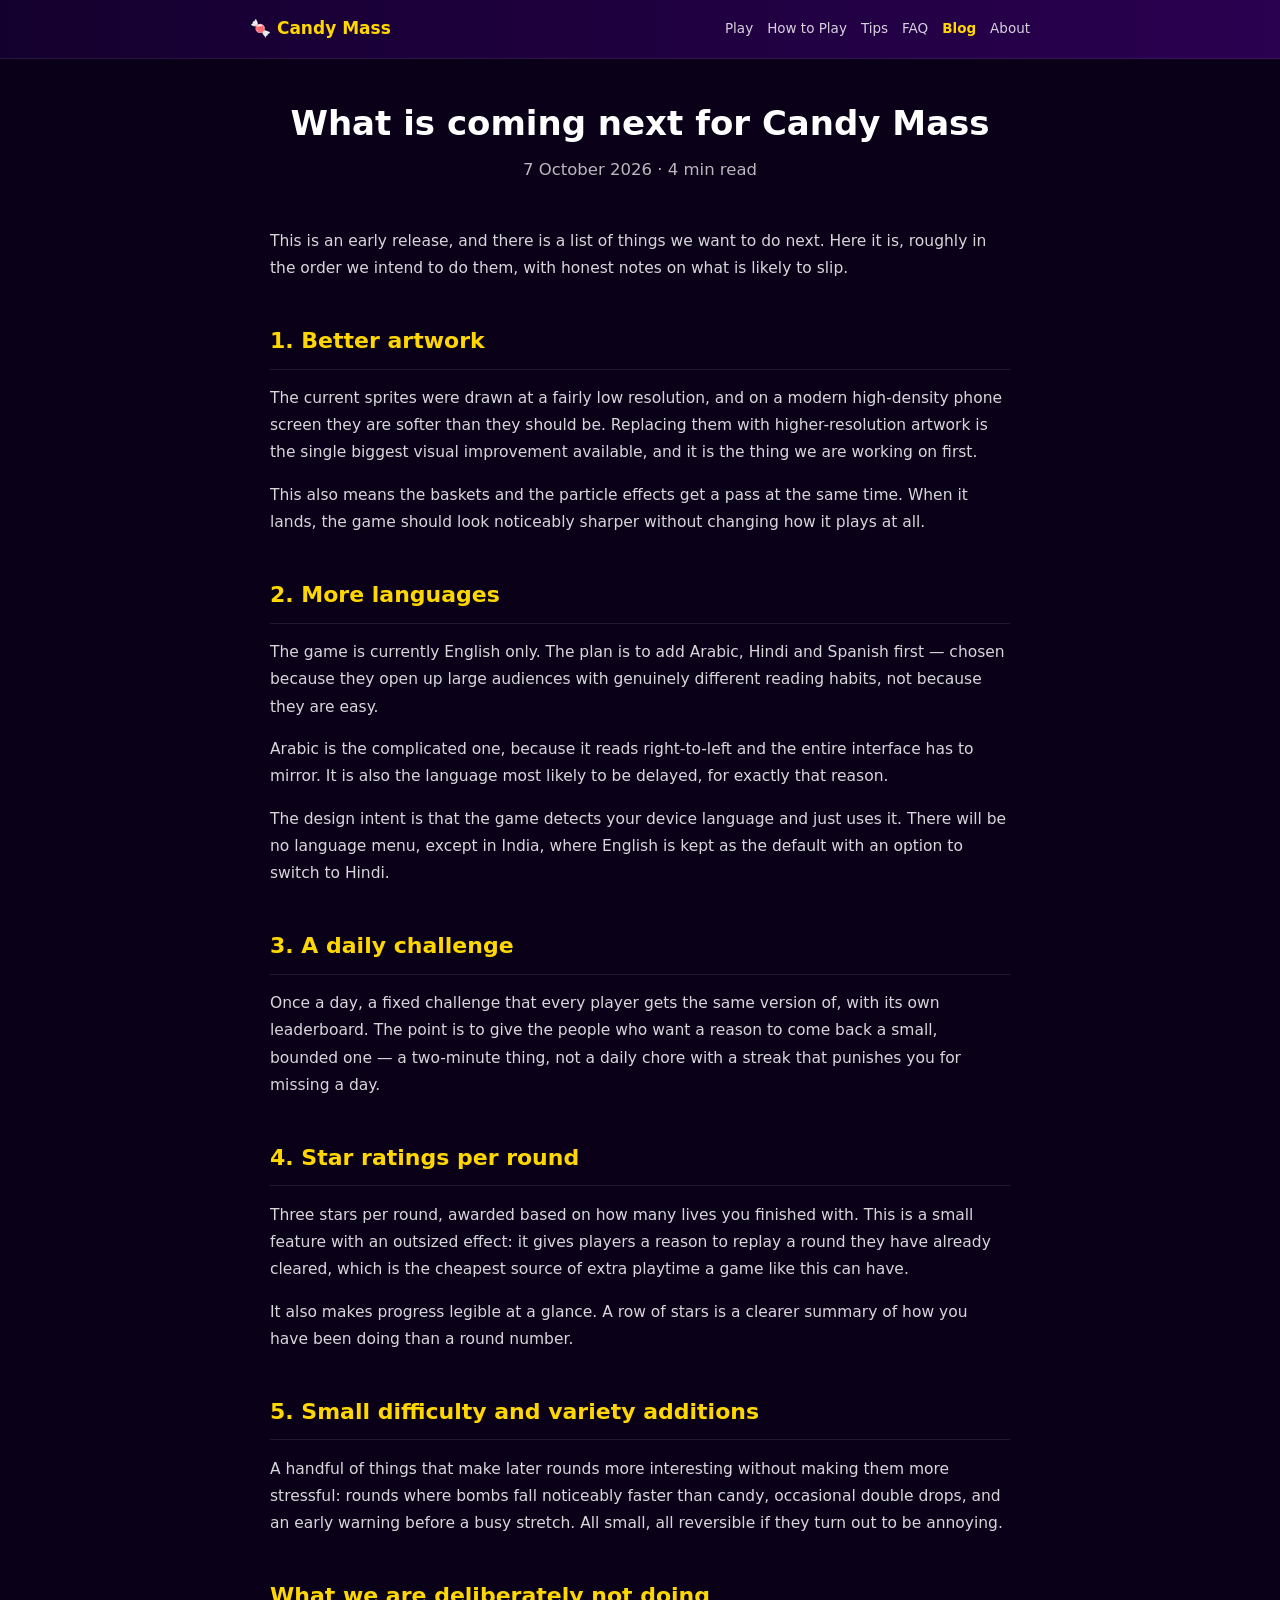
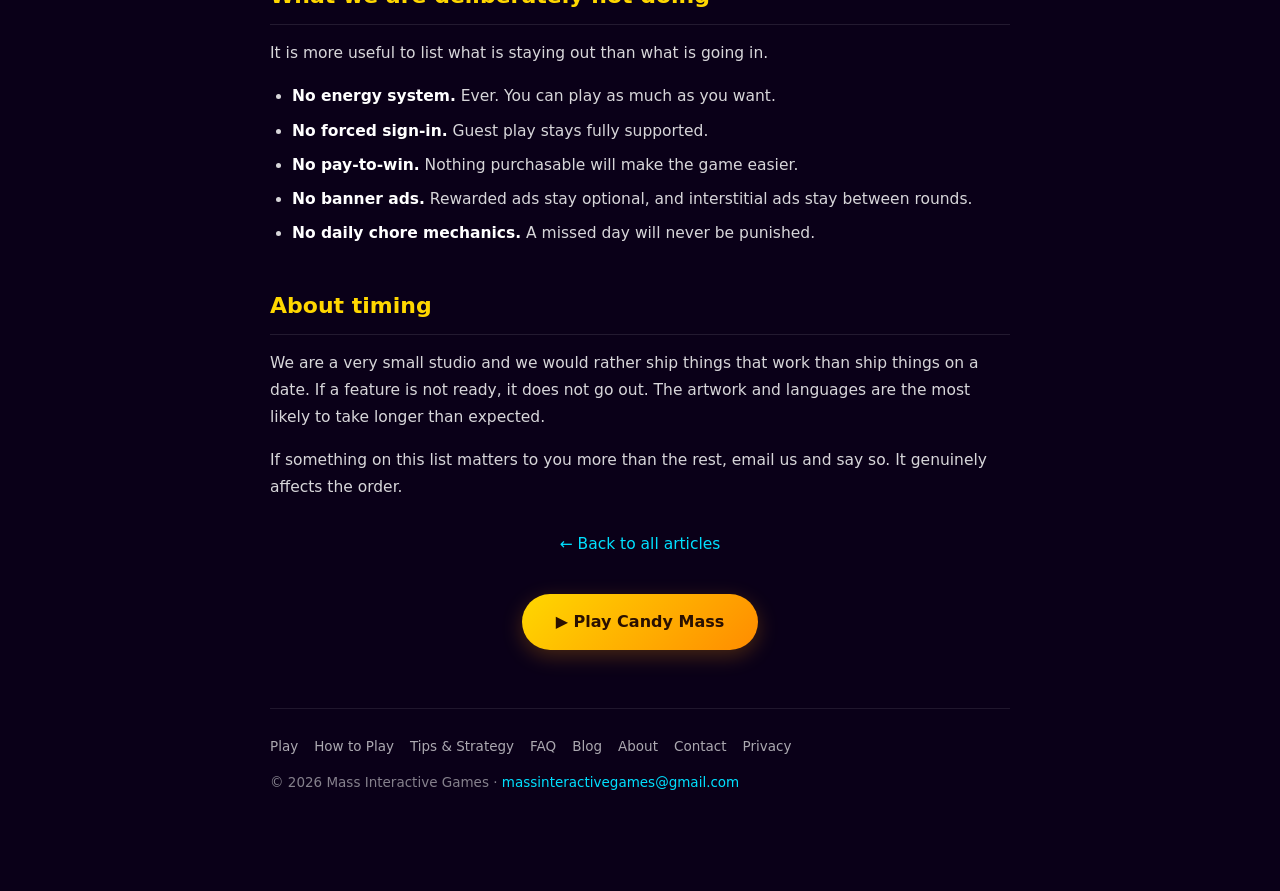
<file: blog-whats-next.html>
<!DOCTYPE html>
<html lang="en">
<head>
<meta charset="UTF-8">
<meta name="viewport" content="width=device-width, initial-scale=1.0, viewport-fit=cover">
<title>What Is Coming Next for Candy Mass | Candy Mass Blog</title>
<meta name="description" content="A short, honest roadmap for Candy Mass: better artwork, more languages, a daily challenge and per-round star ratings — plus what we are deliberately not building.">
<link rel="manifest" href="manifest.json">
<meta name="theme-color" content="#0A001E">
<link rel="stylesheet" href="content.css?v=1">
</head>
<body>

<nav class="nav"><div class="nav-in">
  <a class="nav-logo" href="index.html">🍬 Candy Mass</a>
  <div class="nav-links">
    <a href="index.html">Play</a>
    <a href="how-to-play.html">How to Play</a>
    <a href="tips.html">Tips</a>
    <a href="faq.html">FAQ</a>
    <a href="blog.html" class="on">Blog</a>
    <a href="about.html">About</a>
  </div>
</div></nav>

<div class="wrap">

<div class="hero">
  <h1>What is coming next for Candy Mass</h1>
  <p class="lead">7 October 2026 · 4 min read</p>
</div>


<p>This is an early release, and there is a list of things we want to do next. Here it is, roughly in the order we intend to do them, with honest notes on what is likely to slip.</p>

<h2>1. Better artwork</h2>

<p>The current sprites were drawn at a fairly low resolution, and on a modern high-density phone screen they are softer than they should be. Replacing them with higher-resolution artwork is the single biggest visual improvement available, and it is the thing we are working on first.</p>

<p>This also means the baskets and the particle effects get a pass at the same time. When it lands, the game should look noticeably sharper without changing how it plays at all.</p>

<h2>2. More languages</h2>

<p>The game is currently English only. The plan is to add Arabic, Hindi and Spanish first — chosen because they open up large audiences with genuinely different reading habits, not because they are easy.</p>

<p>Arabic is the complicated one, because it reads right-to-left and the entire interface has to mirror. It is also the language most likely to be delayed, for exactly that reason.</p>

<p>The design intent is that the game detects your device language and just uses it. There will be no language menu, except in India, where English is kept as the default with an option to switch to Hindi.</p>

<h2>3. A daily challenge</h2>

<p>Once a day, a fixed challenge that every player gets the same version of, with its own leaderboard. The point is to give the people who want a reason to come back a small, bounded one — a two-minute thing, not a daily chore with a streak that punishes you for missing a day.</p>

<h2>4. Star ratings per round</h2>

<p>Three stars per round, awarded based on how many lives you finished with. This is a small feature with an outsized effect: it gives players a reason to replay a round they have already cleared, which is the cheapest source of extra playtime a game like this can have.</p>

<p>It also makes progress legible at a glance. A row of stars is a clearer summary of how you have been doing than a round number.</p>

<h2>5. Small difficulty and variety additions</h2>

<p>A handful of things that make later rounds more interesting without making them more stressful: rounds where bombs fall noticeably faster than candy, occasional double drops, and an early warning before a busy stretch. All small, all reversible if they turn out to be annoying.</p>

<h2>What we are deliberately not doing</h2>

<p>It is more useful to list what is staying out than what is going in.</p>

<ul>
  <li><strong>No energy system.</strong> Ever. You can play as much as you want.</li>
  <li><strong>No forced sign-in.</strong> Guest play stays fully supported.</li>
  <li><strong>No pay-to-win.</strong> Nothing purchasable will make the game easier.</li>
  <li><strong>No banner ads.</strong> Rewarded ads stay optional, and interstitial ads stay between rounds.</li>
  <li><strong>No daily chore mechanics.</strong> A missed day will never be punished.</li>
</ul>

<h2>About timing</h2>

<p>We are a very small studio and we would rather ship things that work than ship things on a date. If a feature is not ready, it does not go out. The artwork and languages are the most likely to take longer than expected.</p>

<p>If something on this list matters to you more than the rest, email us and say so. It genuinely affects the order.</p>

<p style="text-align:center;margin-top:30px"><a href="blog.html">← Back to all articles</a></p>


<div class="cta-wrap">
  <a class="cta" href="index.html">▶ Play Candy Mass</a>
</div>

<div class="foot">
  <div class="foot-links">
    <a href="index.html">Play</a>
    <a href="how-to-play.html">How to Play</a>
    <a href="tips.html">Tips &amp; Strategy</a>
    <a href="faq.html">FAQ</a>
    <a href="blog.html">Blog</a>
    <a href="about.html">About</a>
    <a href="contact.html">Contact</a>
    <a href="privacy.html">Privacy</a>
  </div>
  <div>© 2026 Mass Interactive Games · <a href="mailto:massinteractivegames@gmail.com">massinteractivegames@gmail.com</a></div>
</div>

</div>
</body>
</html>
</file>
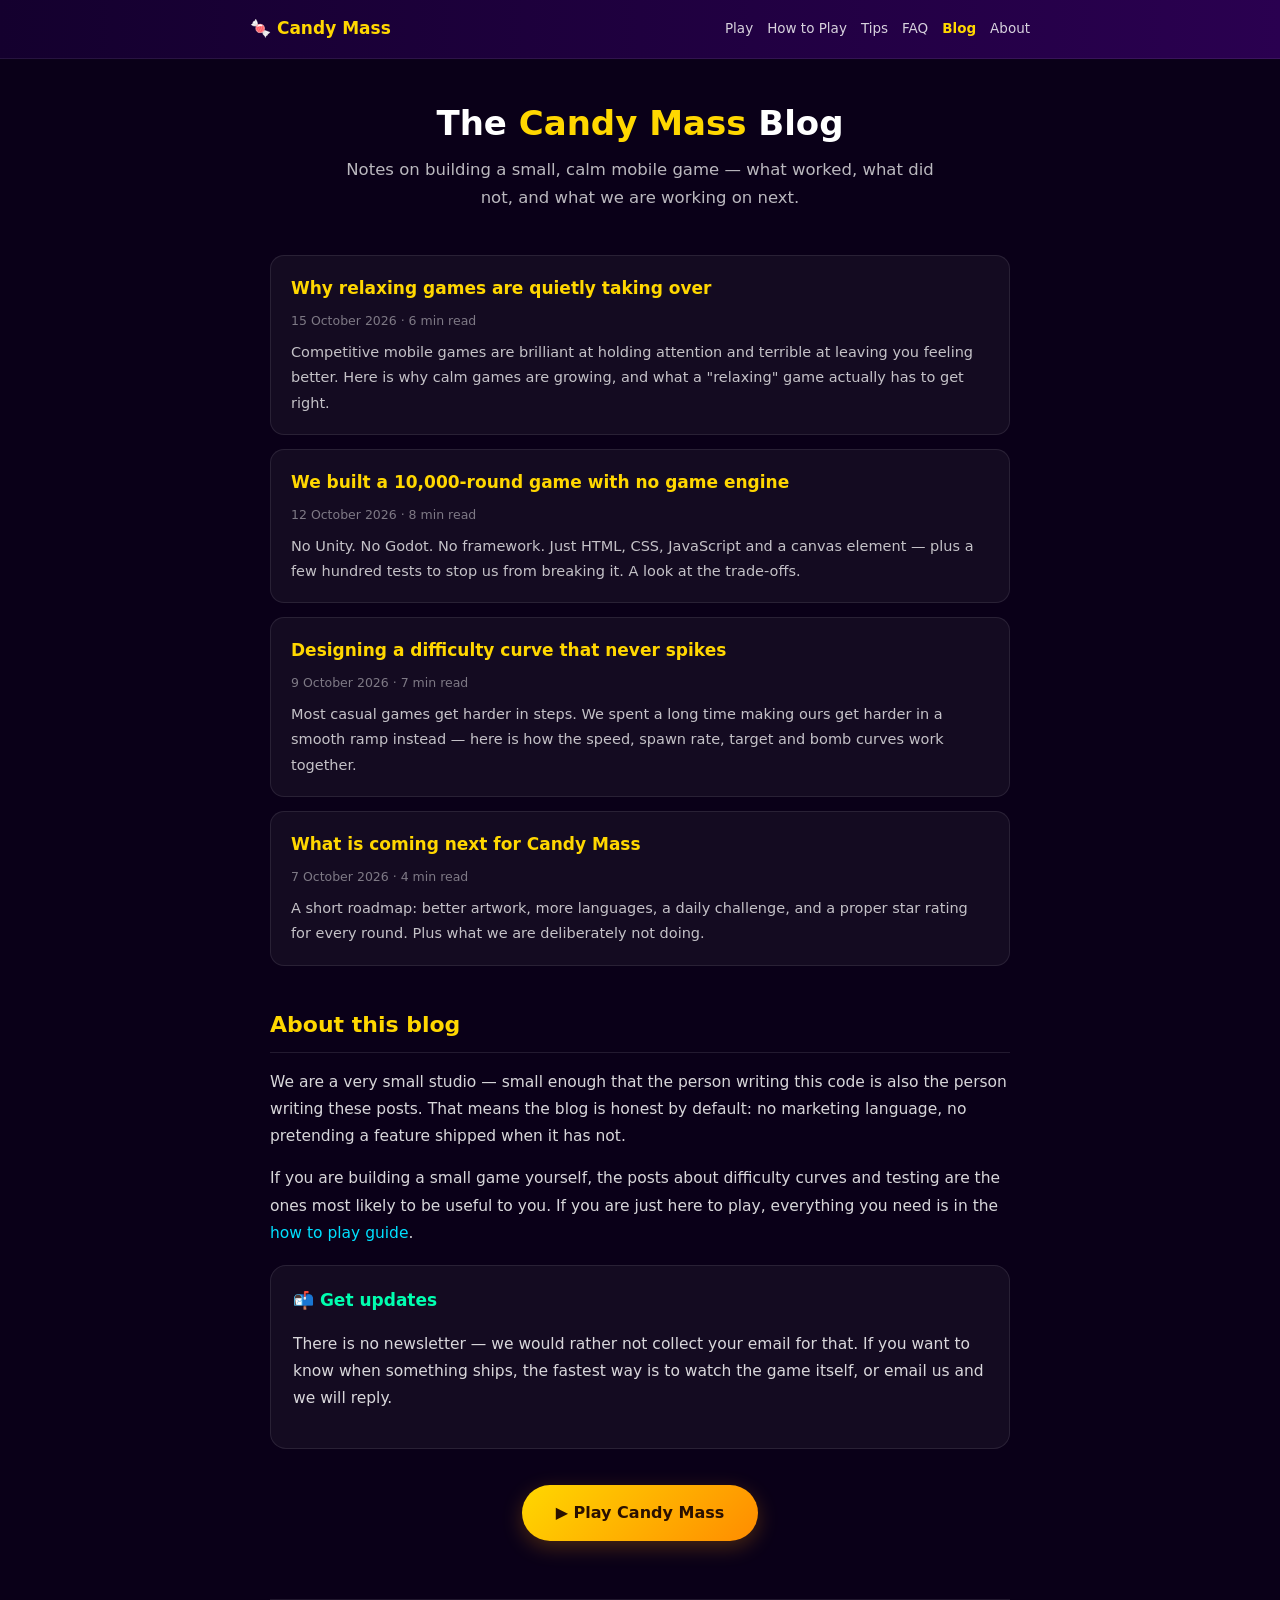
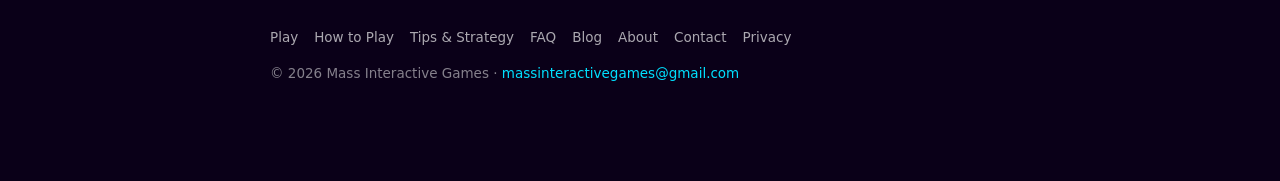
<file: blog.html>
<!DOCTYPE html>
<html lang="en">
<head>
<meta charset="UTF-8">
<meta name="viewport" content="width=device-width, initial-scale=1.0, viewport-fit=cover">
<title>Candy Mass Blog — Notes from a Small Game Studio</title>
<meta name="description" content="Articles about Candy Mass and casual game design: why relaxing games matter, how the game was built without a game engine, and what is coming next.">
<link rel="manifest" href="manifest.json">
<meta name="theme-color" content="#0A001E">
<link rel="stylesheet" href="content.css?v=1">
</head>
<body>

<nav class="nav"><div class="nav-in">
  <a class="nav-logo" href="index.html">🍬 Candy Mass</a>
  <div class="nav-links">
    <a href="index.html">Play</a>
    <a href="how-to-play.html">How to Play</a>
    <a href="tips.html">Tips</a>
    <a href="faq.html">FAQ</a>
    <a class="on" href="blog.html">Blog</a>
    <a href="about.html">About</a>
  </div>
</div></nav>

<div class="wrap">

<div class="hero">
  <h1>The <span class="gold">Candy Mass</span> Blog</h1>
  <p class="lead">Notes on building a small, calm mobile game — what worked, what did not, and what we are working on next.</p>
</div>

<a class="post" href="blog-relaxing-games.html">
  <p class="t">Why relaxing games are quietly taking over</p>
  <p class="d">15 October 2026 · 6 min read</p>
  <p class="e">Competitive mobile games are brilliant at holding attention and terrible at leaving you feeling better. Here is why calm games are growing, and what a "relaxing" game actually has to get right.</p>
</a>

<a class="post" href="blog-no-game-engine.html">
  <p class="t">We built a 10,000-round game with no game engine</p>
  <p class="d">12 October 2026 · 8 min read</p>
  <p class="e">No Unity. No Godot. No framework. Just HTML, CSS, JavaScript and a canvas element — plus a few hundred tests to stop us from breaking it. A look at the trade-offs.</p>
</a>

<a class="post" href="blog-difficulty-curve.html">
  <p class="t">Designing a difficulty curve that never spikes</p>
  <p class="d">9 October 2026 · 7 min read</p>
  <p class="e">Most casual games get harder in steps. We spent a long time making ours get harder in a smooth ramp instead — here is how the speed, spawn rate, target and bomb curves work together.</p>
</a>

<a class="post" href="blog-whats-next.html">
  <p class="t">What is coming next for Candy Mass</p>
  <p class="d">7 October 2026 · 4 min read</p>
  <p class="e">A short roadmap: better artwork, more languages, a daily challenge, and a proper star rating for every round. Plus what we are deliberately not doing.</p>
</a>

<h2>About this blog</h2>

<p>We are a very small studio — small enough that the person writing this code is also the person writing these posts. That means the blog is honest by default: no marketing language, no pretending a feature shipped when it has not.</p>

<p>If you are building a small game yourself, the posts about difficulty curves and testing are the ones most likely to be useful to you. If you are just here to play, everything you need is in the <a href="how-to-play.html">how to play guide</a>.</p>

<div class="card">
  <h3>📬 Get updates</h3>
  <p>There is no newsletter — we would rather not collect your email for that. If you want to know when something ships, the fastest way is to watch the game itself, or email us and we will reply.</p>
</div>

<div class="cta-wrap">
  <a class="cta" href="index.html">▶ Play Candy Mass</a>
</div>

<div class="foot">
  <div class="foot-links">
    <a href="index.html">Play</a>
    <a href="how-to-play.html">How to Play</a>
    <a href="tips.html">Tips &amp; Strategy</a>
    <a href="faq.html">FAQ</a>
    <a href="blog.html">Blog</a>
    <a href="about.html">About</a>
    <a href="contact.html">Contact</a>
    <a href="privacy.html">Privacy</a>
  </div>
  <div>© 2026 Mass Interactive Games · <a href="mailto:massinteractivegames@gmail.com">massinteractivegames@gmail.com</a></div>
</div>

</div>
</body>
</html>
</file>
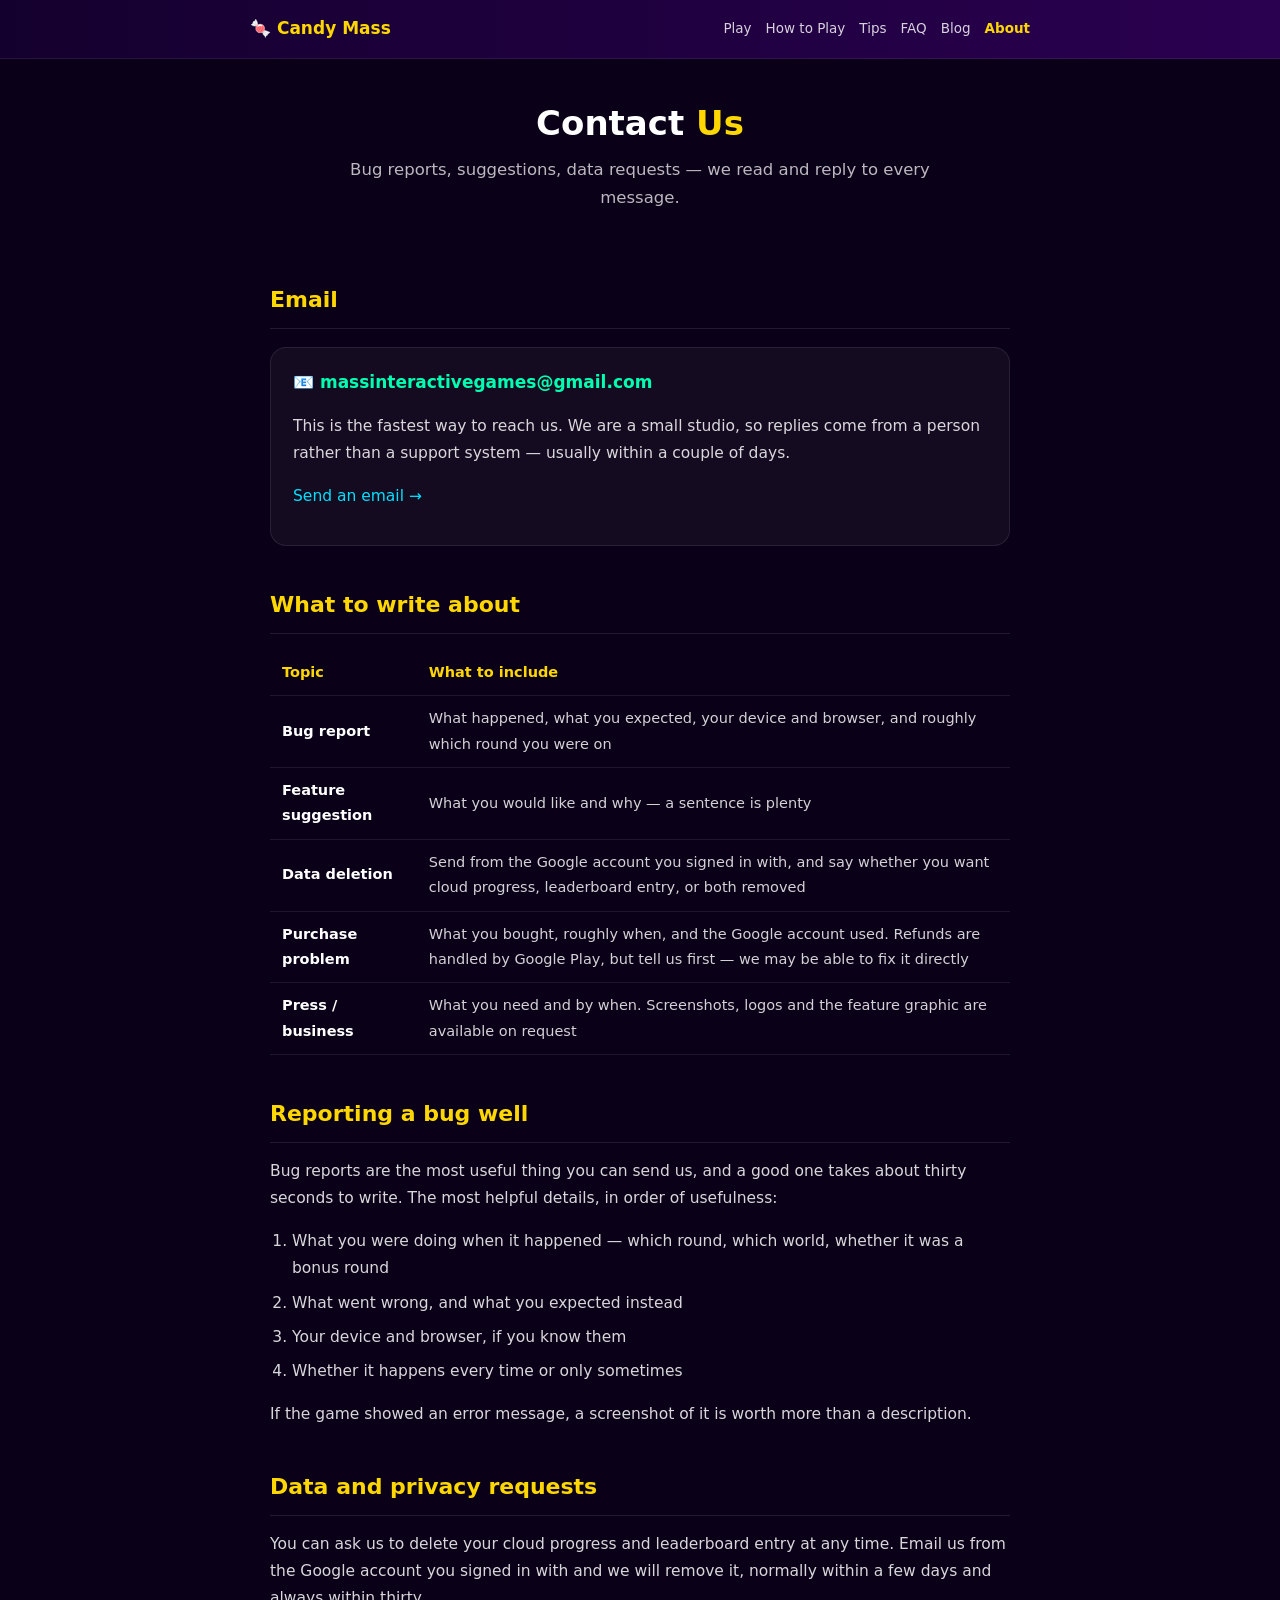
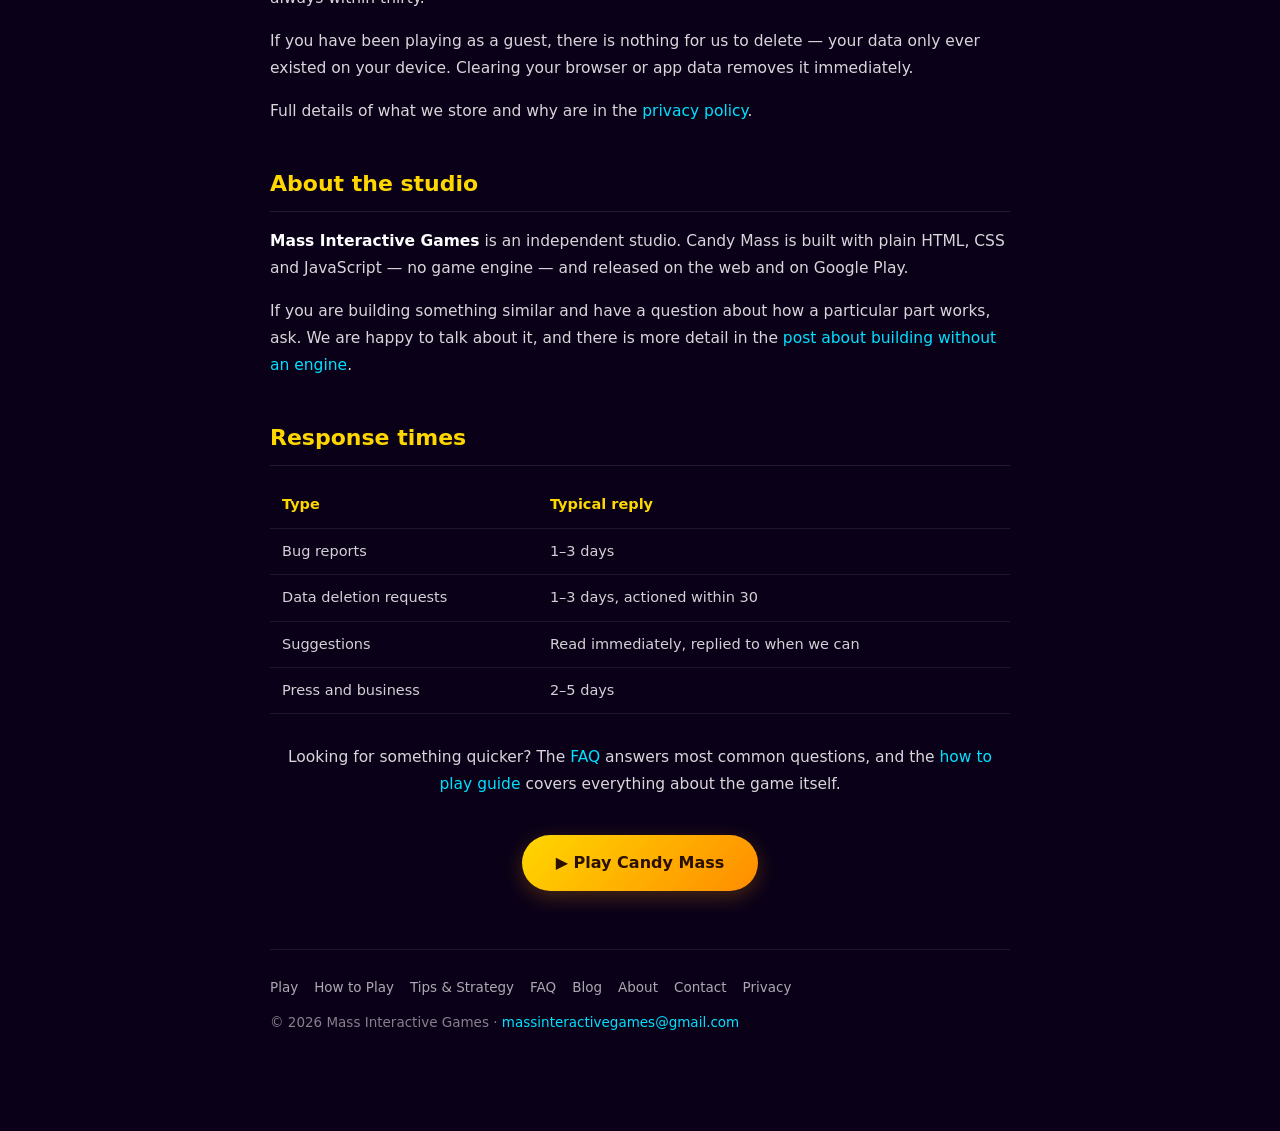
<file: contact.html>
<!DOCTYPE html>
<html lang="en">
<head>
<meta charset="UTF-8">
<meta name="viewport" content="width=device-width, initial-scale=1.0, viewport-fit=cover">
<title>Contact Candy Mass — Mass Interactive Games</title>
<meta name="description" content="Get in touch with Mass Interactive Games about Candy Mass: bug reports, suggestions, data deletion requests, press enquiries and business contact.">
<link rel="manifest" href="manifest.json">
<meta name="theme-color" content="#0A001E">
<link rel="stylesheet" href="content.css?v=1">
</head>
<body>

<nav class="nav"><div class="nav-in">
  <a class="nav-logo" href="index.html">🍬 Candy Mass</a>
  <div class="nav-links">
    <a href="index.html">Play</a>
    <a href="how-to-play.html">How to Play</a>
    <a href="tips.html">Tips</a>
    <a href="faq.html">FAQ</a>
    <a href="blog.html">Blog</a>
    <a href="about.html" class="on">About</a>
  </div>
</div></nav>

<div class="wrap">

<div class="hero">
  <h1>Contact <span class="gold">Us</span></h1>
  <p class="lead">Bug reports, suggestions, data requests — we read and reply to every message.</p>
</div>


<h2>Email</h2>

<div class="card">
  <h3>📧 massinteractivegames@gmail.com</h3>
  <p>This is the fastest way to reach us. We are a small studio, so replies come from a person rather than a support system — usually within a couple of days.</p>
  <p><a href="mailto:massinteractivegames@gmail.com">Send an email →</a></p>
</div>

<h2>What to write about</h2>

<table>
  <tr><th>Topic</th><th>What to include</th></tr>
  <tr><td><strong>Bug report</strong></td><td>What happened, what you expected, your device and browser, and roughly which round you were on</td></tr>
  <tr><td><strong>Feature suggestion</strong></td><td>What you would like and why — a sentence is plenty</td></tr>
  <tr><td><strong>Data deletion</strong></td><td>Send from the Google account you signed in with, and say whether you want cloud progress, leaderboard entry, or both removed</td></tr>
  <tr><td><strong>Purchase problem</strong></td><td>What you bought, roughly when, and the Google account used. Refunds are handled by Google Play, but tell us first — we may be able to fix it directly</td></tr>
  <tr><td><strong>Press / business</strong></td><td>What you need and by when. Screenshots, logos and the feature graphic are available on request</td></tr>
</table>

<h2>Reporting a bug well</h2>

<p>Bug reports are the most useful thing you can send us, and a good one takes about thirty seconds to write. The most helpful details, in order of usefulness:</p>

<ol>
  <li>What you were doing when it happened — which round, which world, whether it was a bonus round</li>
  <li>What went wrong, and what you expected instead</li>
  <li>Your device and browser, if you know them</li>
  <li>Whether it happens every time or only sometimes</li>
</ol>

<p>If the game showed an error message, a screenshot of it is worth more than a description.</p>

<h2>Data and privacy requests</h2>

<p>You can ask us to delete your cloud progress and leaderboard entry at any time. Email us from the Google account you signed in with and we will remove it, normally within a few days and always within thirty.</p>

<p>If you have been playing as a guest, there is nothing for us to delete — your data only ever existed on your device. Clearing your browser or app data removes it immediately.</p>

<p>Full details of what we store and why are in the <a href="privacy.html">privacy policy</a>.</p>

<h2>About the studio</h2>

<p><strong>Mass Interactive Games</strong> is an independent studio. Candy Mass is built with plain HTML, CSS and JavaScript — no game engine — and released on the web and on Google Play.</p>

<p>If you are building something similar and have a question about how a particular part works, ask. We are happy to talk about it, and there is more detail in the <a href="blog-no-game-engine.html">post about building without an engine</a>.</p>

<h2>Response times</h2>

<table>
  <tr><th>Type</th><th>Typical reply</th></tr>
  <tr><td>Bug reports</td><td>1–3 days</td></tr>
  <tr><td>Data deletion requests</td><td>1–3 days, actioned within 30</td></tr>
  <tr><td>Suggestions</td><td>Read immediately, replied to when we can</td></tr>
  <tr><td>Press and business</td><td>2–5 days</td></tr>
</table>

<p style="text-align:center;margin-top:30px">
  Looking for something quicker? The <a href="faq.html">FAQ</a> answers most common questions,
  and the <a href="how-to-play.html">how to play guide</a> covers everything about the game itself.
</p>


<div class="cta-wrap">
  <a class="cta" href="index.html">▶ Play Candy Mass</a>
</div>

<div class="foot">
  <div class="foot-links">
    <a href="index.html">Play</a>
    <a href="how-to-play.html">How to Play</a>
    <a href="tips.html">Tips &amp; Strategy</a>
    <a href="faq.html">FAQ</a>
    <a href="blog.html">Blog</a>
    <a href="about.html">About</a>
    <a href="contact.html">Contact</a>
    <a href="privacy.html">Privacy</a>
  </div>
  <div>© 2026 Mass Interactive Games · <a href="mailto:massinteractivegames@gmail.com">massinteractivegames@gmail.com</a></div>
</div>

</div>
</body>
</html>
</file>
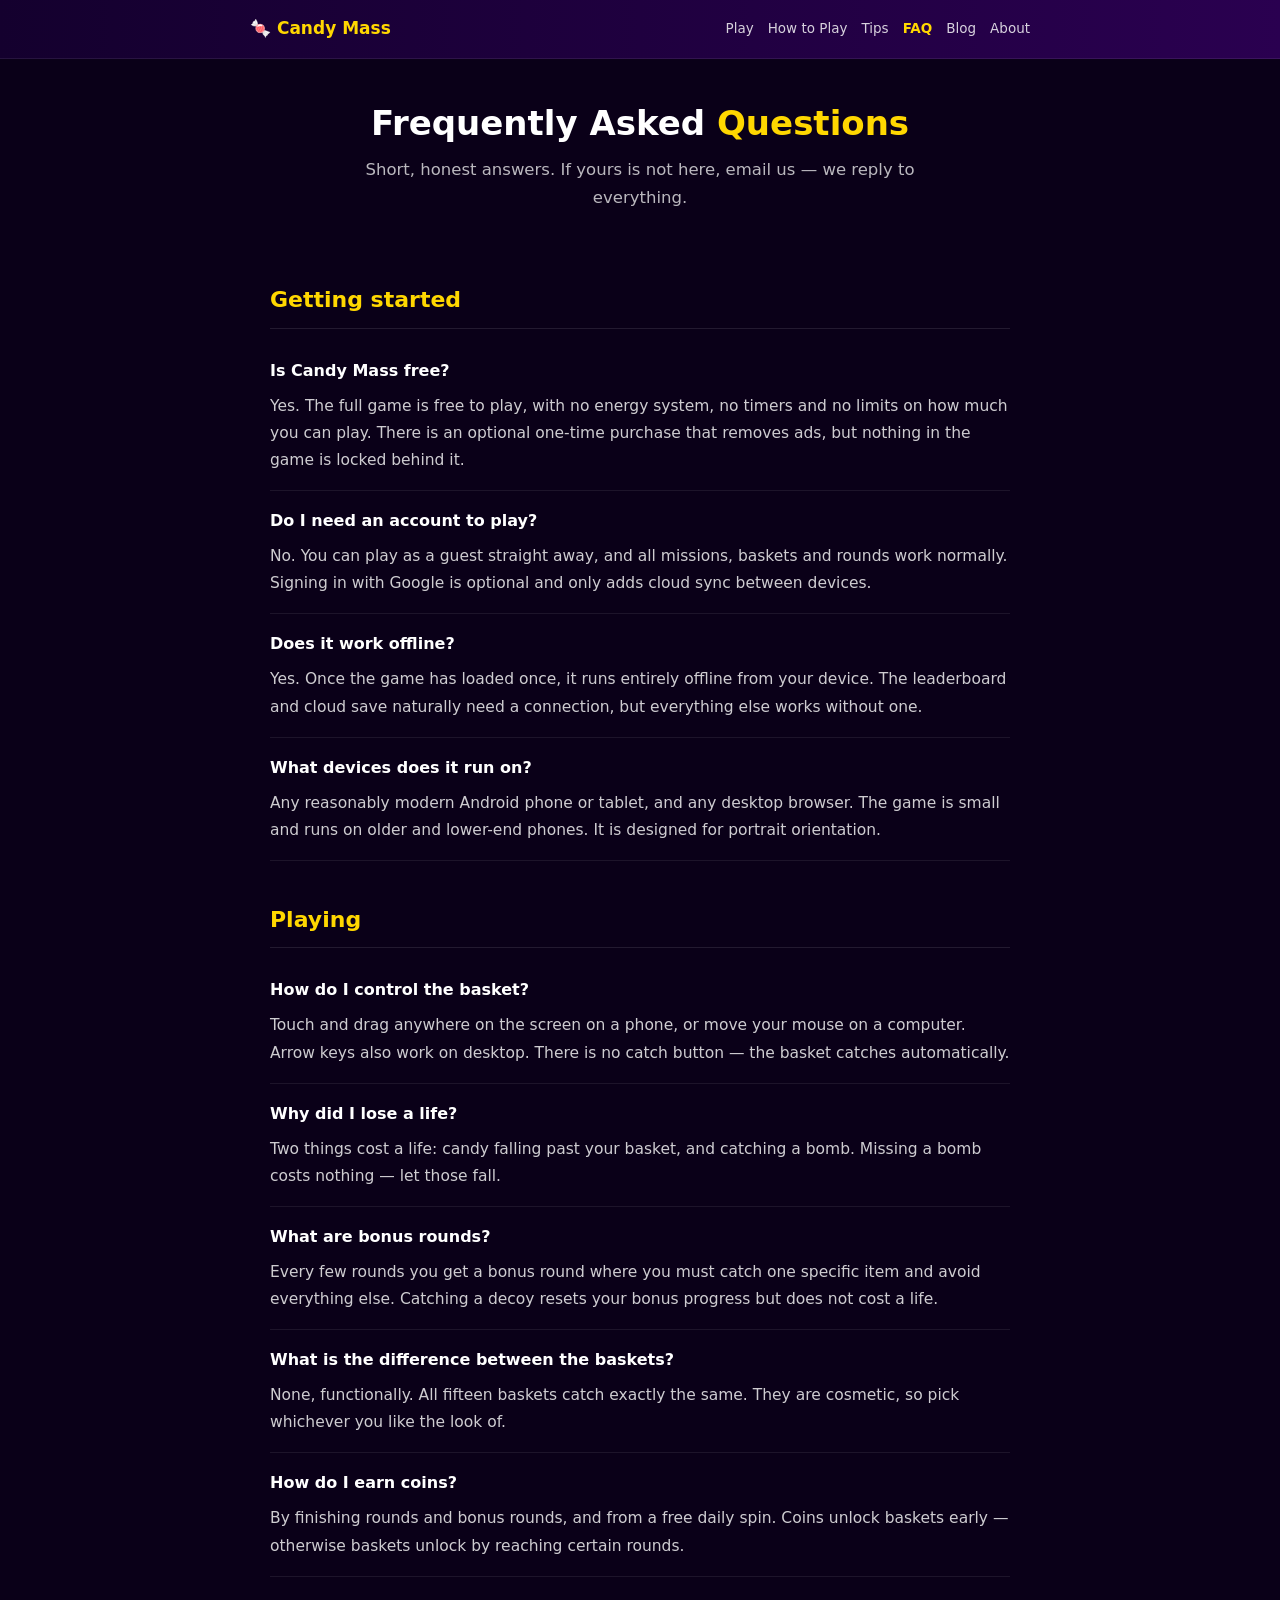
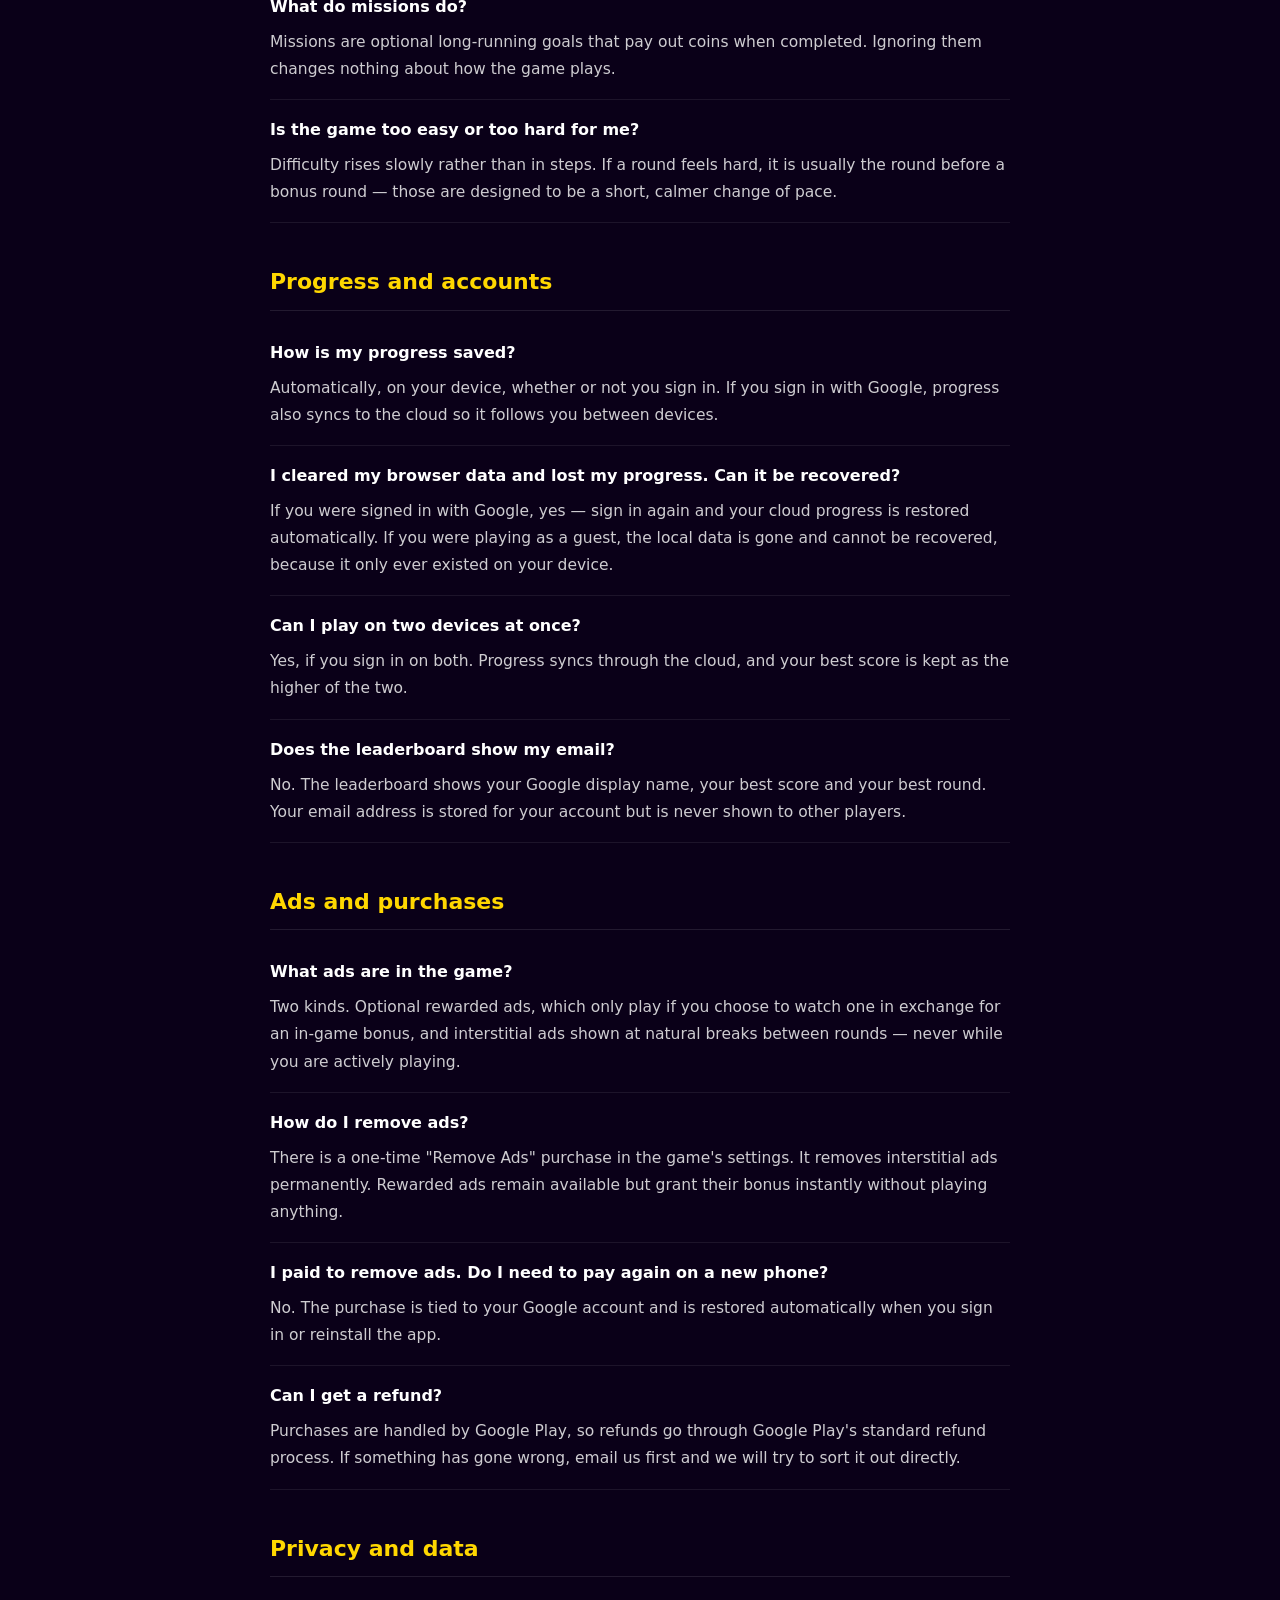
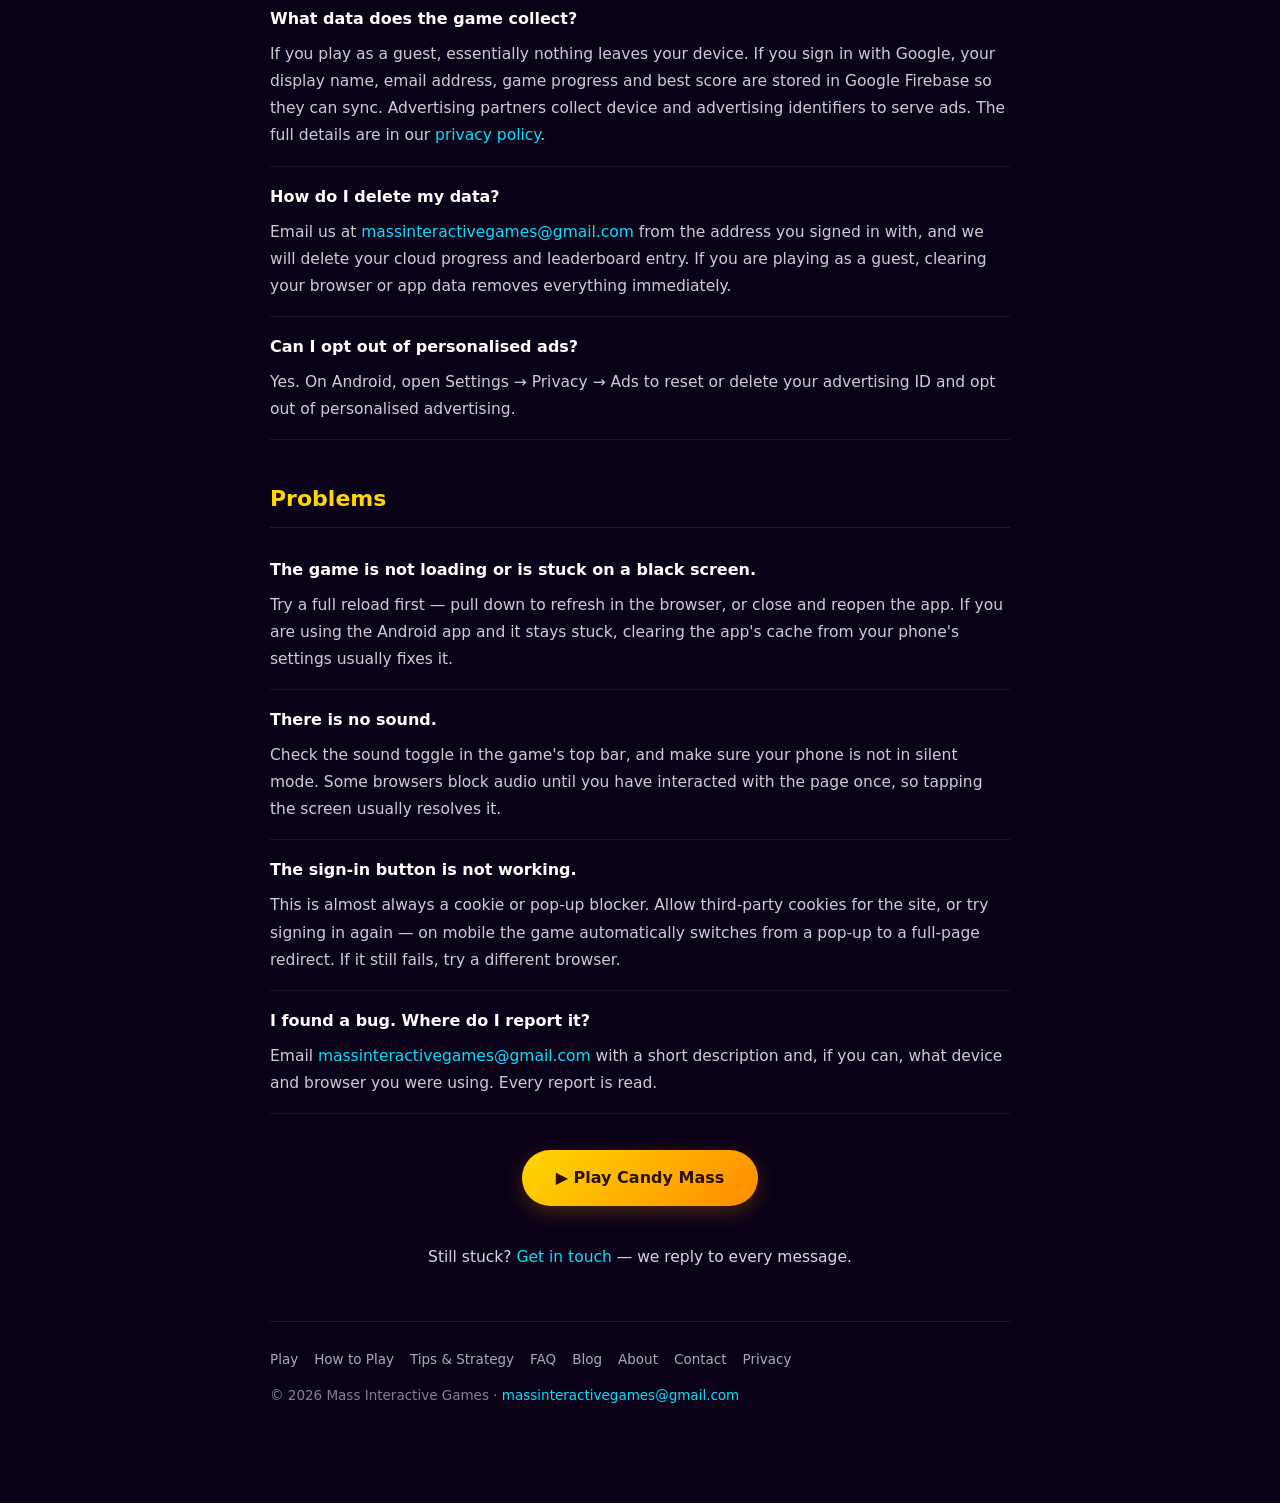
<file: faq.html>
<!DOCTYPE html>
<html lang="en">
<head>
<meta charset="UTF-8">
<meta name="viewport" content="width=device-width, initial-scale=1.0, viewport-fit=cover">
<title>Candy Mass FAQ — Frequently Asked Questions</title>
<meta name="description" content="Answers to common Candy Mass questions: is it free, does it work offline, how progress saving works, ads, the Remove Ads purchase, and how to reset or delete your data.">
<link rel="manifest" href="manifest.json">
<meta name="theme-color" content="#0A001E">
<link rel="stylesheet" href="content.css?v=1">
</head>
<body>

<nav class="nav"><div class="nav-in">
  <a class="nav-logo" href="index.html">🍬 Candy Mass</a>
  <div class="nav-links">
    <a href="index.html">Play</a>
    <a href="how-to-play.html">How to Play</a>
    <a href="tips.html">Tips</a>
    <a class="on" href="faq.html">FAQ</a>
    <a href="blog.html">Blog</a>
    <a href="about.html">About</a>
  </div>
</div></nav>

<div class="wrap">

<div class="hero">
  <h1>Frequently Asked <span class="gold">Questions</span></h1>
  <p class="lead">Short, honest answers. If yours is not here, email us — we reply to everything.</p>
</div>

<h2>Getting started</h2>

<div class="faq-item">
  <p class="q">Is Candy Mass free?</p>
  <p class="a">Yes. The full game is free to play, with no energy system, no timers and no limits on how much you can play. There is an optional one-time purchase that removes ads, but nothing in the game is locked behind it.</p>
</div>

<div class="faq-item">
  <p class="q">Do I need an account to play?</p>
  <p class="a">No. You can play as a guest straight away, and all missions, baskets and rounds work normally. Signing in with Google is optional and only adds cloud sync between devices.</p>
</div>

<div class="faq-item">
  <p class="q">Does it work offline?</p>
  <p class="a">Yes. Once the game has loaded once, it runs entirely offline from your device. The leaderboard and cloud save naturally need a connection, but everything else works without one.</p>
</div>

<div class="faq-item">
  <p class="q">What devices does it run on?</p>
  <p class="a">Any reasonably modern Android phone or tablet, and any desktop browser. The game is small and runs on older and lower-end phones. It is designed for portrait orientation.</p>
</div>

<h2>Playing</h2>

<div class="faq-item">
  <p class="q">How do I control the basket?</p>
  <p class="a">Touch and drag anywhere on the screen on a phone, or move your mouse on a computer. Arrow keys also work on desktop. There is no catch button — the basket catches automatically.</p>
</div>

<div class="faq-item">
  <p class="q">Why did I lose a life?</p>
  <p class="a">Two things cost a life: candy falling past your basket, and catching a bomb. Missing a bomb costs nothing — let those fall.</p>
</div>

<div class="faq-item">
  <p class="q">What are bonus rounds?</p>
  <p class="a">Every few rounds you get a bonus round where you must catch one specific item and avoid everything else. Catching a decoy resets your bonus progress but does not cost a life.</p>
</div>

<div class="faq-item">
  <p class="q">What is the difference between the baskets?</p>
  <p class="a">None, functionally. All fifteen baskets catch exactly the same. They are cosmetic, so pick whichever you like the look of.</p>
</div>

<div class="faq-item">
  <p class="q">How do I earn coins?</p>
  <p class="a">By finishing rounds and bonus rounds, and from a free daily spin. Coins unlock baskets early — otherwise baskets unlock by reaching certain rounds.</p>
</div>

<div class="faq-item">
  <p class="q">What do missions do?</p>
  <p class="a">Missions are optional long-running goals that pay out coins when completed. Ignoring them changes nothing about how the game plays.</p>
</div>

<div class="faq-item">
  <p class="q">Is the game too easy or too hard for me?</p>
  <p class="a">Difficulty rises slowly rather than in steps. If a round feels hard, it is usually the round before a bonus round — those are designed to be a short, calmer change of pace.</p>
</div>

<h2>Progress and accounts</h2>

<div class="faq-item">
  <p class="q">How is my progress saved?</p>
  <p class="a">Automatically, on your device, whether or not you sign in. If you sign in with Google, progress also syncs to the cloud so it follows you between devices.</p>
</div>

<div class="faq-item">
  <p class="q">I cleared my browser data and lost my progress. Can it be recovered?</p>
  <p class="a">If you were signed in with Google, yes — sign in again and your cloud progress is restored automatically. If you were playing as a guest, the local data is gone and cannot be recovered, because it only ever existed on your device.</p>
</div>

<div class="faq-item">
  <p class="q">Can I play on two devices at once?</p>
  <p class="a">Yes, if you sign in on both. Progress syncs through the cloud, and your best score is kept as the higher of the two.</p>
</div>

<div class="faq-item">
  <p class="q">Does the leaderboard show my email?</p>
  <p class="a">No. The leaderboard shows your Google display name, your best score and your best round. Your email address is stored for your account but is never shown to other players.</p>
</div>

<h2>Ads and purchases</h2>

<div class="faq-item">
  <p class="q">What ads are in the game?</p>
  <p class="a">Two kinds. Optional rewarded ads, which only play if you choose to watch one in exchange for an in-game bonus, and interstitial ads shown at natural breaks between rounds — never while you are actively playing.</p>
</div>

<div class="faq-item">
  <p class="q">How do I remove ads?</p>
  <p class="a">There is a one-time "Remove Ads" purchase in the game's settings. It removes interstitial ads permanently. Rewarded ads remain available but grant their bonus instantly without playing anything.</p>
</div>

<div class="faq-item">
  <p class="q">I paid to remove ads. Do I need to pay again on a new phone?</p>
  <p class="a">No. The purchase is tied to your Google account and is restored automatically when you sign in or reinstall the app.</p>
</div>

<div class="faq-item">
  <p class="q">Can I get a refund?</p>
  <p class="a">Purchases are handled by Google Play, so refunds go through Google Play's standard refund process. If something has gone wrong, email us first and we will try to sort it out directly.</p>
</div>

<h2>Privacy and data</h2>

<div class="faq-item">
  <p class="q">What data does the game collect?</p>
  <p class="a">If you play as a guest, essentially nothing leaves your device. If you sign in with Google, your display name, email address, game progress and best score are stored in Google Firebase so they can sync. Advertising partners collect device and advertising identifiers to serve ads. The full details are in our <a href="privacy.html">privacy policy</a>.</p>
</div>

<div class="faq-item">
  <p class="q">How do I delete my data?</p>
  <p class="a">Email us at <a href="mailto:massinteractivegames@gmail.com">massinteractivegames@gmail.com</a> from the address you signed in with, and we will delete your cloud progress and leaderboard entry. If you are playing as a guest, clearing your browser or app data removes everything immediately.</p>
</div>

<div class="faq-item">
  <p class="q">Can I opt out of personalised ads?</p>
  <p class="a">Yes. On Android, open Settings → Privacy → Ads to reset or delete your advertising ID and opt out of personalised advertising.</p>
</div>

<h2>Problems</h2>

<div class="faq-item">
  <p class="q">The game is not loading or is stuck on a black screen.</p>
  <p class="a">Try a full reload first — pull down to refresh in the browser, or close and reopen the app. If you are using the Android app and it stays stuck, clearing the app's cache from your phone's settings usually fixes it.</p>
</div>

<div class="faq-item">
  <p class="q">There is no sound.</p>
  <p class="a">Check the sound toggle in the game's top bar, and make sure your phone is not in silent mode. Some browsers block audio until you have interacted with the page once, so tapping the screen usually resolves it.</p>
</div>

<div class="faq-item">
  <p class="q">The sign-in button is not working.</p>
  <p class="a">This is almost always a cookie or pop-up blocker. Allow third-party cookies for the site, or try signing in again — on mobile the game automatically switches from a pop-up to a full-page redirect. If it still fails, try a different browser.</p>
</div>

<div class="faq-item">
  <p class="q">I found a bug. Where do I report it?</p>
  <p class="a">Email <a href="mailto:massinteractivegames@gmail.com">massinteractivegames@gmail.com</a> with a short description and, if you can, what device and browser you were using. Every report is read.</p>
</div>

<div class="cta-wrap">
  <a class="cta" href="index.html">▶ Play Candy Mass</a>
</div>

<p style="text-align:center;margin-top:30px">
  Still stuck? <a href="contact.html">Get in touch</a> — we reply to every message.
</p>

<div class="foot">
  <div class="foot-links">
    <a href="index.html">Play</a>
    <a href="how-to-play.html">How to Play</a>
    <a href="tips.html">Tips &amp; Strategy</a>
    <a href="faq.html">FAQ</a>
    <a href="blog.html">Blog</a>
    <a href="about.html">About</a>
    <a href="contact.html">Contact</a>
    <a href="privacy.html">Privacy</a>
  </div>
  <div>© 2026 Mass Interactive Games · <a href="mailto:massinteractivegames@gmail.com">massinteractivegames@gmail.com</a></div>
</div>

</div>
</body>
</html>
</file>
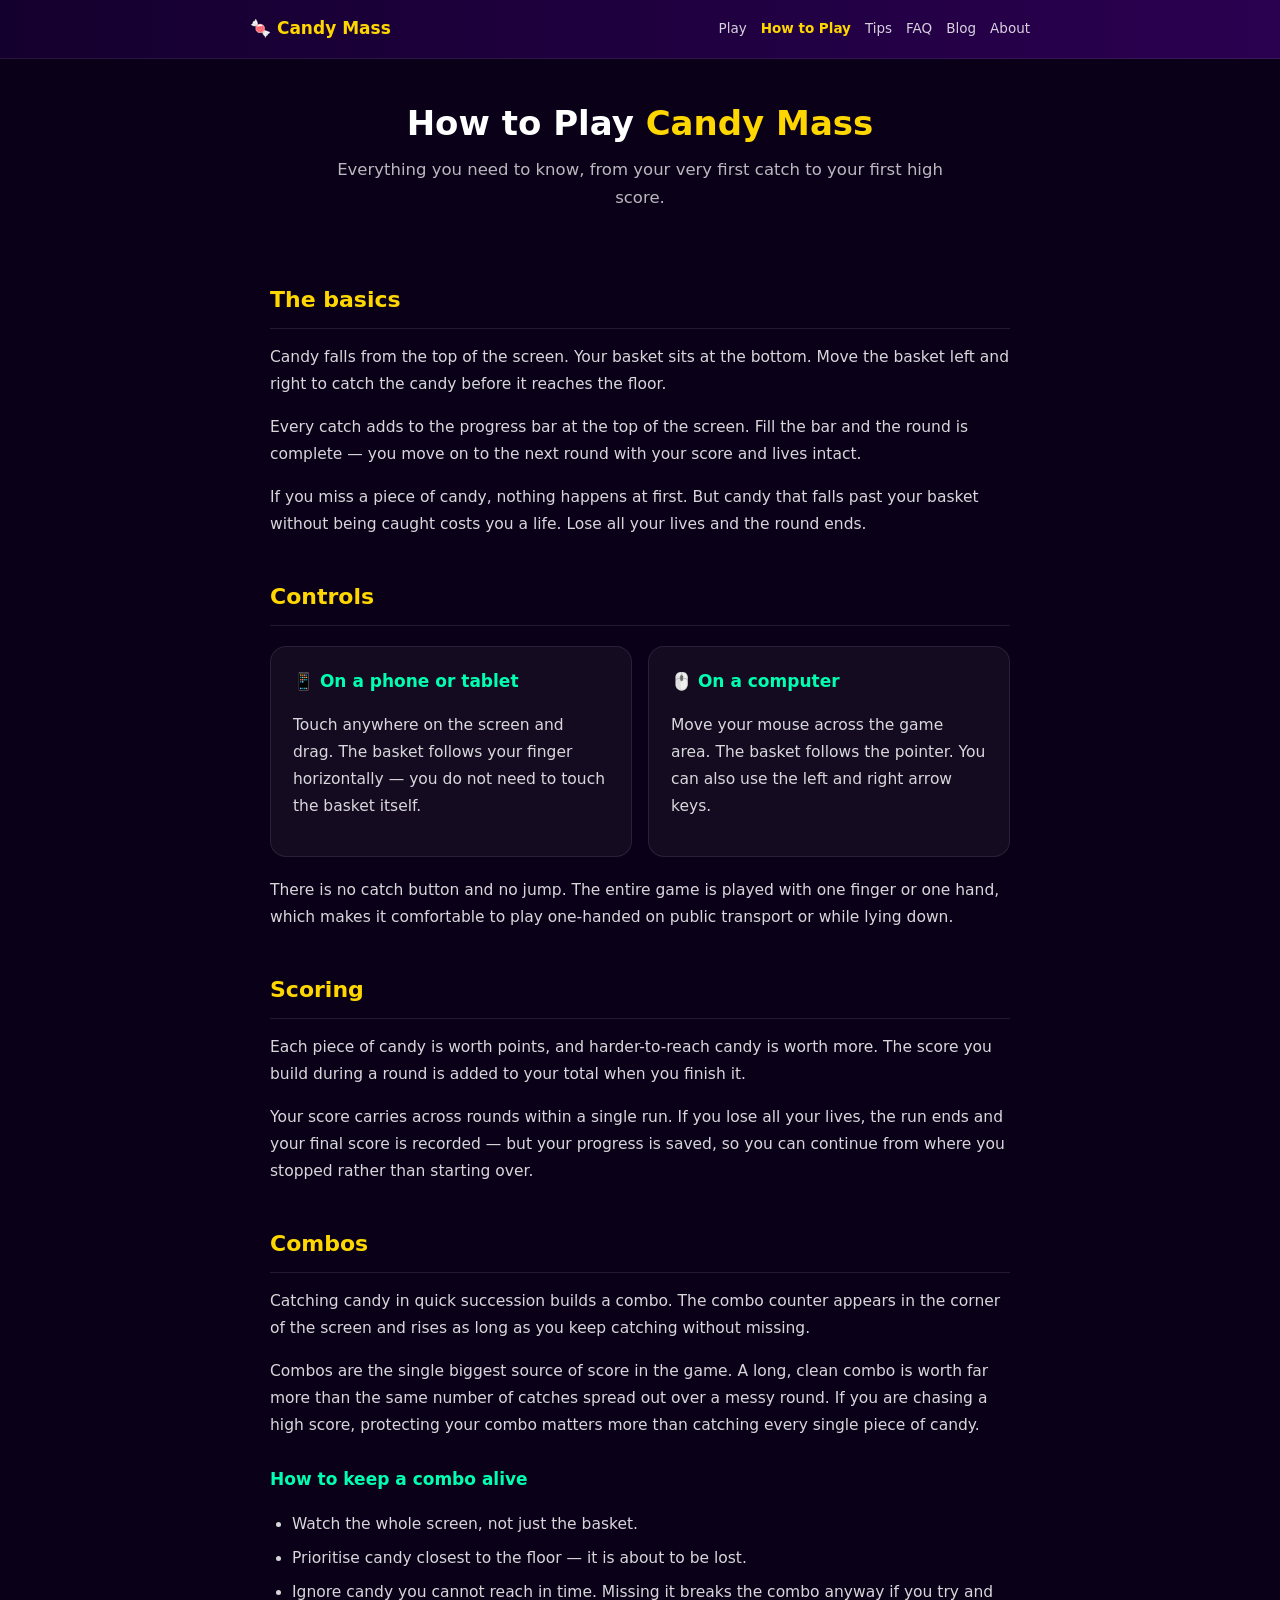
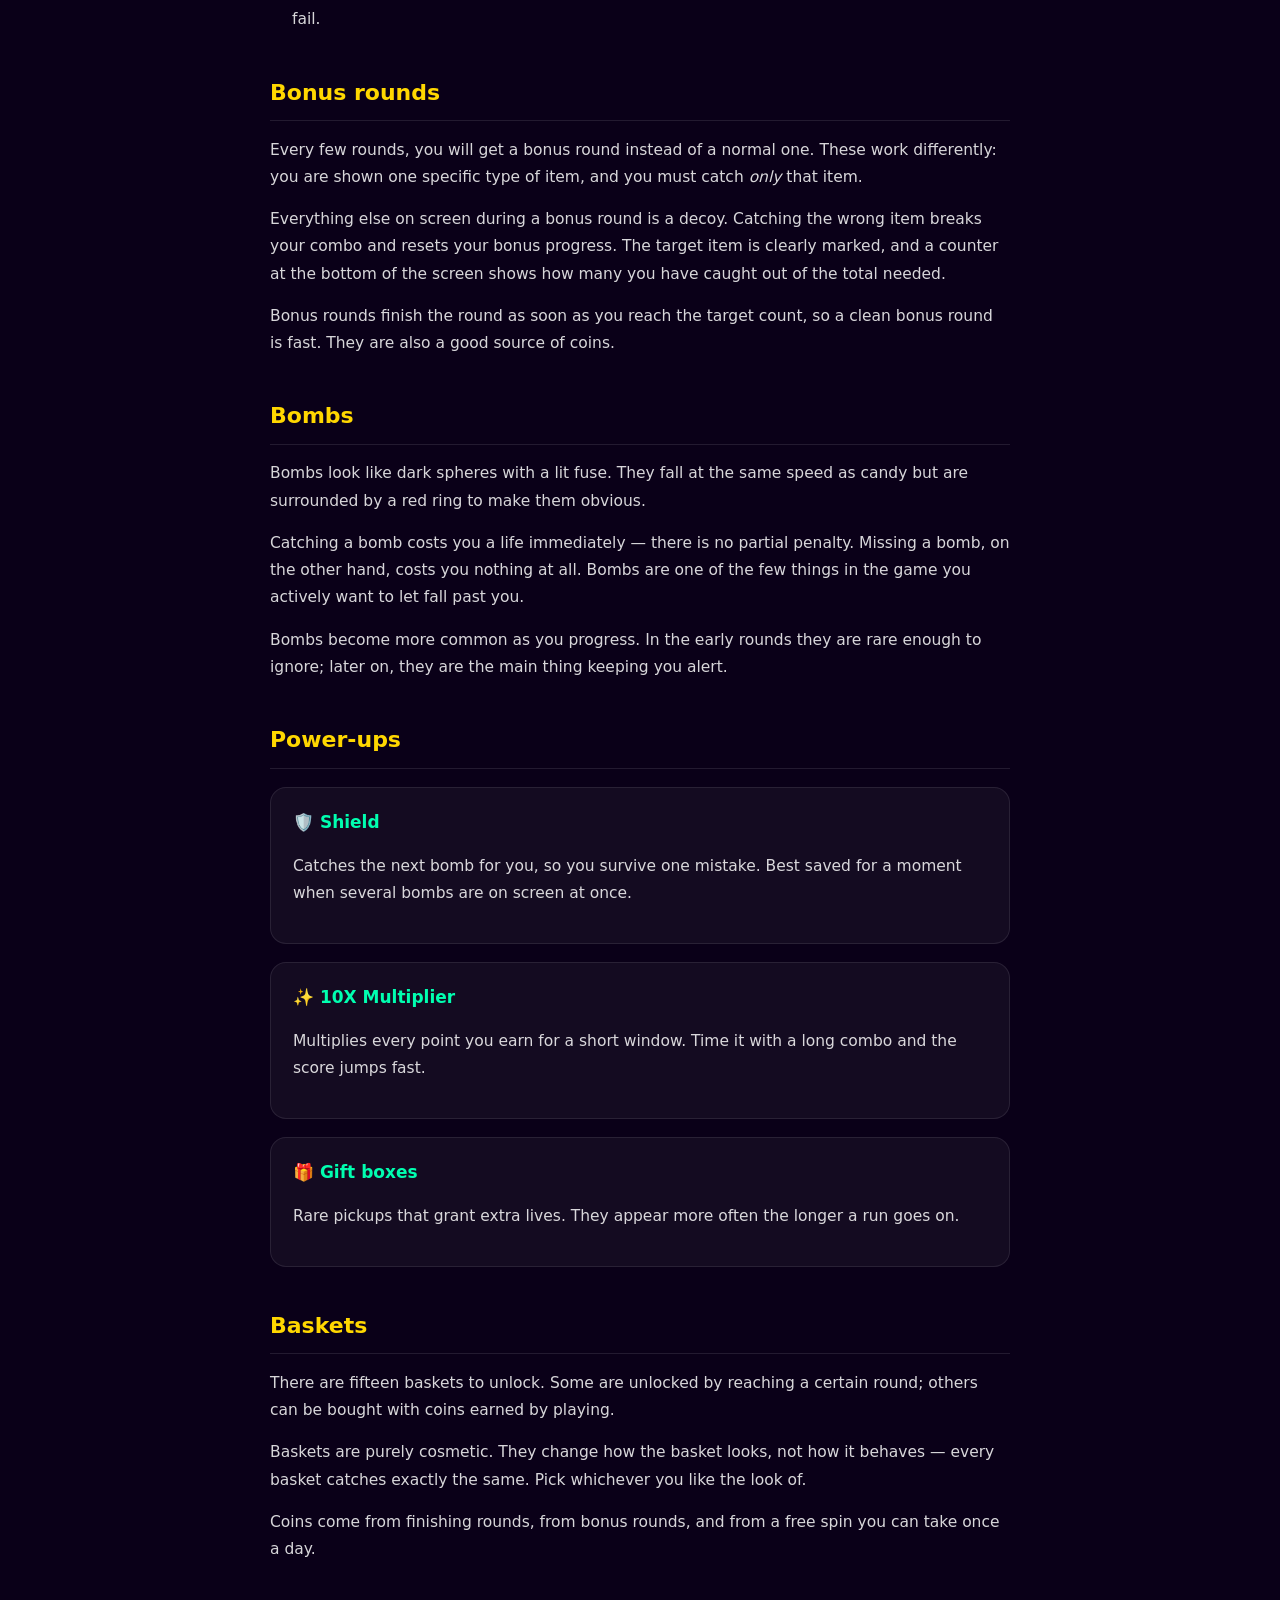
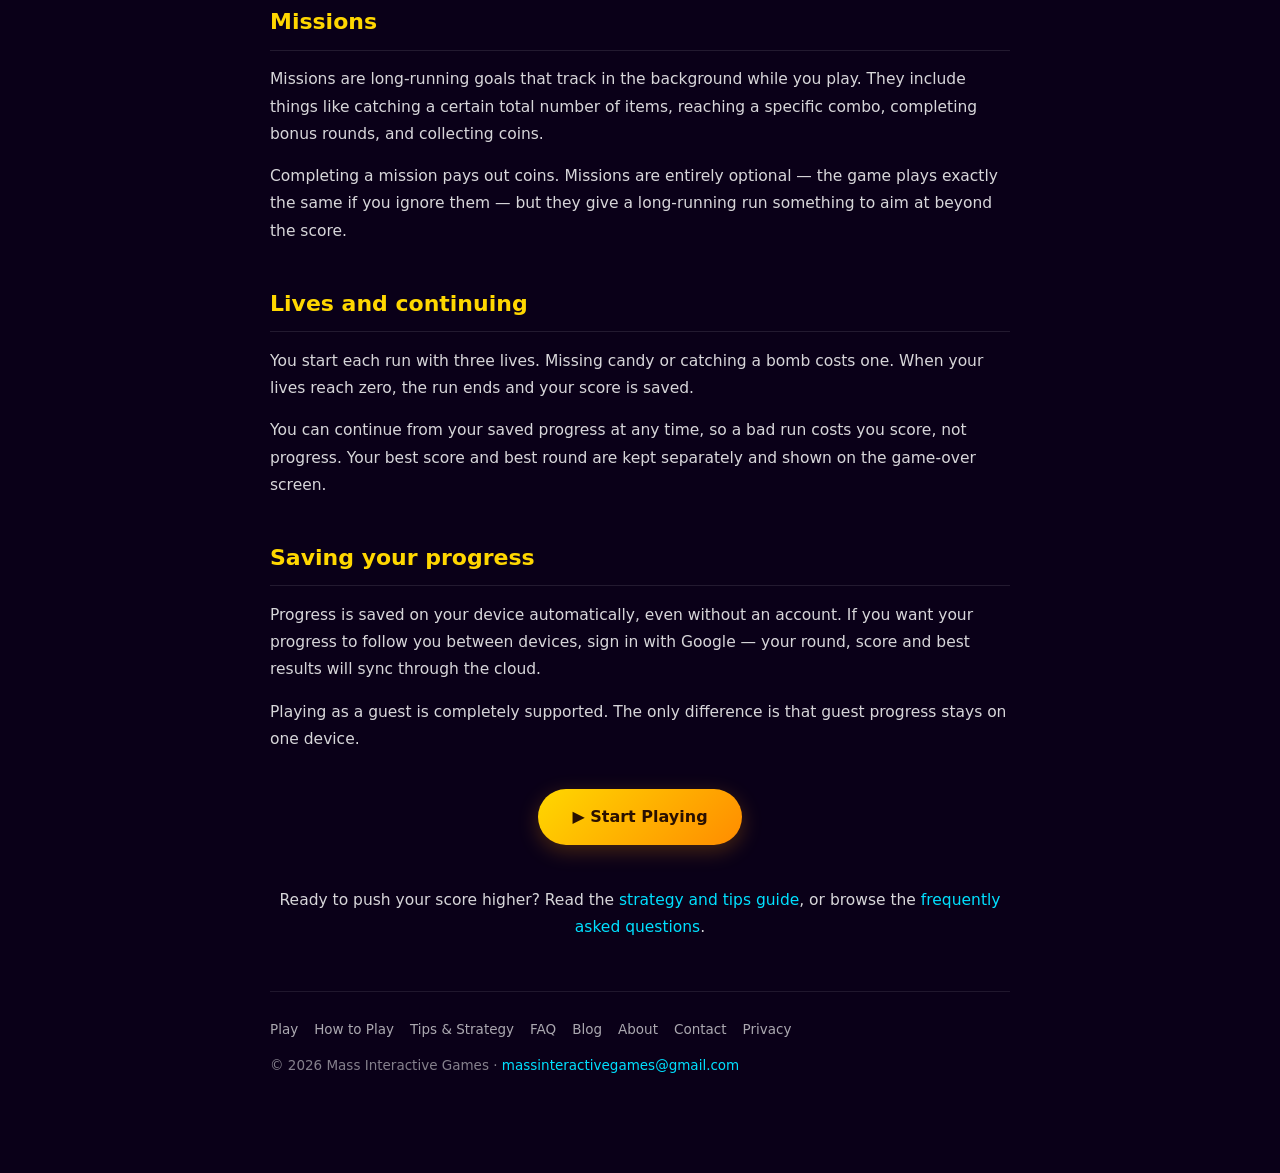
<file: how-to-play.html>
<!DOCTYPE html>
<html lang="en">
<head>
<meta charset="UTF-8">
<meta name="viewport" content="width=device-width, initial-scale=1.0, viewport-fit=cover">
<title>How to Play Candy Mass — Complete Beginner's Guide</title>
<meta name="description" content="A complete guide to Candy Mass: controls, scoring, combos, bonus rounds, bombs, shield and 10X power-ups, baskets and missions. Everything a new player needs.">
<link rel="manifest" href="manifest.json">
<meta name="theme-color" content="#0A001E">
<link rel="stylesheet" href="content.css?v=1">
</head>
<body>

<nav class="nav"><div class="nav-in">
  <a class="nav-logo" href="index.html">🍬 Candy Mass</a>
  <div class="nav-links">
    <a href="index.html">Play</a>
    <a class="on" href="how-to-play.html">How to Play</a>
    <a href="tips.html">Tips</a>
    <a href="faq.html">FAQ</a>
    <a href="blog.html">Blog</a>
    <a href="about.html">About</a>
  </div>
</div></nav>

<div class="wrap">

<div class="hero">
  <h1>How to Play <span class="gold">Candy Mass</span></h1>
  <p class="lead">Everything you need to know, from your very first catch to your first high score.</p>
</div>

<h2>The basics</h2>

<p>Candy falls from the top of the screen. Your basket sits at the bottom. Move the basket left and right to catch the candy before it reaches the floor.</p>

<p>Every catch adds to the progress bar at the top of the screen. Fill the bar and the round is complete — you move on to the next round with your score and lives intact.</p>

<p>If you miss a piece of candy, nothing happens at first. But candy that falls past your basket without being caught costs you a life. Lose all your lives and the round ends.</p>

<h2>Controls</h2>

<div class="grid">
  <div class="card">
    <h3>📱 On a phone or tablet</h3>
    <p>Touch anywhere on the screen and drag. The basket follows your finger horizontally — you do not need to touch the basket itself.</p>
  </div>
  <div class="card">
    <h3>🖱️ On a computer</h3>
    <p>Move your mouse across the game area. The basket follows the pointer. You can also use the left and right arrow keys.</p>
  </div>
</div>

<p>There is no catch button and no jump. The entire game is played with one finger or one hand, which makes it comfortable to play one-handed on public transport or while lying down.</p>

<h2>Scoring</h2>

<p>Each piece of candy is worth points, and harder-to-reach candy is worth more. The score you build during a round is added to your total when you finish it.</p>

<p>Your score carries across rounds within a single run. If you lose all your lives, the run ends and your final score is recorded — but your progress is saved, so you can continue from where you stopped rather than starting over.</p>

<h2>Combos</h2>

<p>Catching candy in quick succession builds a combo. The combo counter appears in the corner of the screen and rises as long as you keep catching without missing.</p>

<p>Combos are the single biggest source of score in the game. A long, clean combo is worth far more than the same number of catches spread out over a messy round. If you are chasing a high score, protecting your combo matters more than catching every single piece of candy.</p>

<h3>How to keep a combo alive</h3>

<ul>
  <li>Watch the whole screen, not just the basket.</li>
  <li>Prioritise candy closest to the floor — it is about to be lost.</li>
  <li>Ignore candy you cannot reach in time. Missing it breaks the combo anyway if you try and fail.</li>
</ul>

<h2>Bonus rounds</h2>

<p>Every few rounds, you will get a bonus round instead of a normal one. These work differently: you are shown one specific type of item, and you must catch <em>only</em> that item.</p>

<p>Everything else on screen during a bonus round is a decoy. Catching the wrong item breaks your combo and resets your bonus progress. The target item is clearly marked, and a counter at the bottom of the screen shows how many you have caught out of the total needed.</p>

<p>Bonus rounds finish the round as soon as you reach the target count, so a clean bonus round is fast. They are also a good source of coins.</p>

<h2>Bombs</h2>

<p>Bombs look like dark spheres with a lit fuse. They fall at the same speed as candy but are surrounded by a red ring to make them obvious.</p>

<p>Catching a bomb costs you a life immediately — there is no partial penalty. Missing a bomb, on the other hand, costs you nothing at all. Bombs are one of the few things in the game you actively want to let fall past you.</p>

<p>Bombs become more common as you progress. In the early rounds they are rare enough to ignore; later on, they are the main thing keeping you alert.</p>

<h2>Power-ups</h2>

<div class="card">
  <h3>🛡️ Shield</h3>
  <p>Catches the next bomb for you, so you survive one mistake. Best saved for a moment when several bombs are on screen at once.</p>
</div>

<div class="card">
  <h3>✨ 10X Multiplier</h3>
  <p>Multiplies every point you earn for a short window. Time it with a long combo and the score jumps fast.</p>
</div>

<div class="card">
  <h3>🎁 Gift boxes</h3>
  <p>Rare pickups that grant extra lives. They appear more often the longer a run goes on.</p>
</div>

<h2>Baskets</h2>

<p>There are fifteen baskets to unlock. Some are unlocked by reaching a certain round; others can be bought with coins earned by playing.</p>

<p>Baskets are purely cosmetic. They change how the basket looks, not how it behaves — every basket catches exactly the same. Pick whichever you like the look of.</p>

<p>Coins come from finishing rounds, from bonus rounds, and from a free spin you can take once a day.</p>

<h2>Missions</h2>

<p>Missions are long-running goals that track in the background while you play. They include things like catching a certain total number of items, reaching a specific combo, completing bonus rounds, and collecting coins.</p>

<p>Completing a mission pays out coins. Missions are entirely optional — the game plays exactly the same if you ignore them — but they give a long-running run something to aim at beyond the score.</p>

<h2>Lives and continuing</h2>

<p>You start each run with three lives. Missing candy or catching a bomb costs one. When your lives reach zero, the run ends and your score is saved.</p>

<p>You can continue from your saved progress at any time, so a bad run costs you score, not progress. Your best score and best round are kept separately and shown on the game-over screen.</p>

<h2>Saving your progress</h2>

<p>Progress is saved on your device automatically, even without an account. If you want your progress to follow you between devices, sign in with Google — your round, score and best results will sync through the cloud.</p>

<p>Playing as a guest is completely supported. The only difference is that guest progress stays on one device.</p>

<div class="cta-wrap">
  <a class="cta" href="index.html">▶ Start Playing</a>
</div>

<p style="text-align:center;margin-top:34px">
  Ready to push your score higher? Read the <a href="tips.html">strategy and tips guide</a>,
  or browse the <a href="faq.html">frequently asked questions</a>.
</p>

<div class="foot">
  <div class="foot-links">
    <a href="index.html">Play</a>
    <a href="how-to-play.html">How to Play</a>
    <a href="tips.html">Tips &amp; Strategy</a>
    <a href="faq.html">FAQ</a>
    <a href="blog.html">Blog</a>
    <a href="about.html">About</a>
    <a href="contact.html">Contact</a>
    <a href="privacy.html">Privacy</a>
  </div>
  <div>© 2026 Mass Interactive Games · <a href="mailto:massinteractivegames@gmail.com">massinteractivegames@gmail.com</a></div>
</div>

</div>
</body>
</html>
</file>
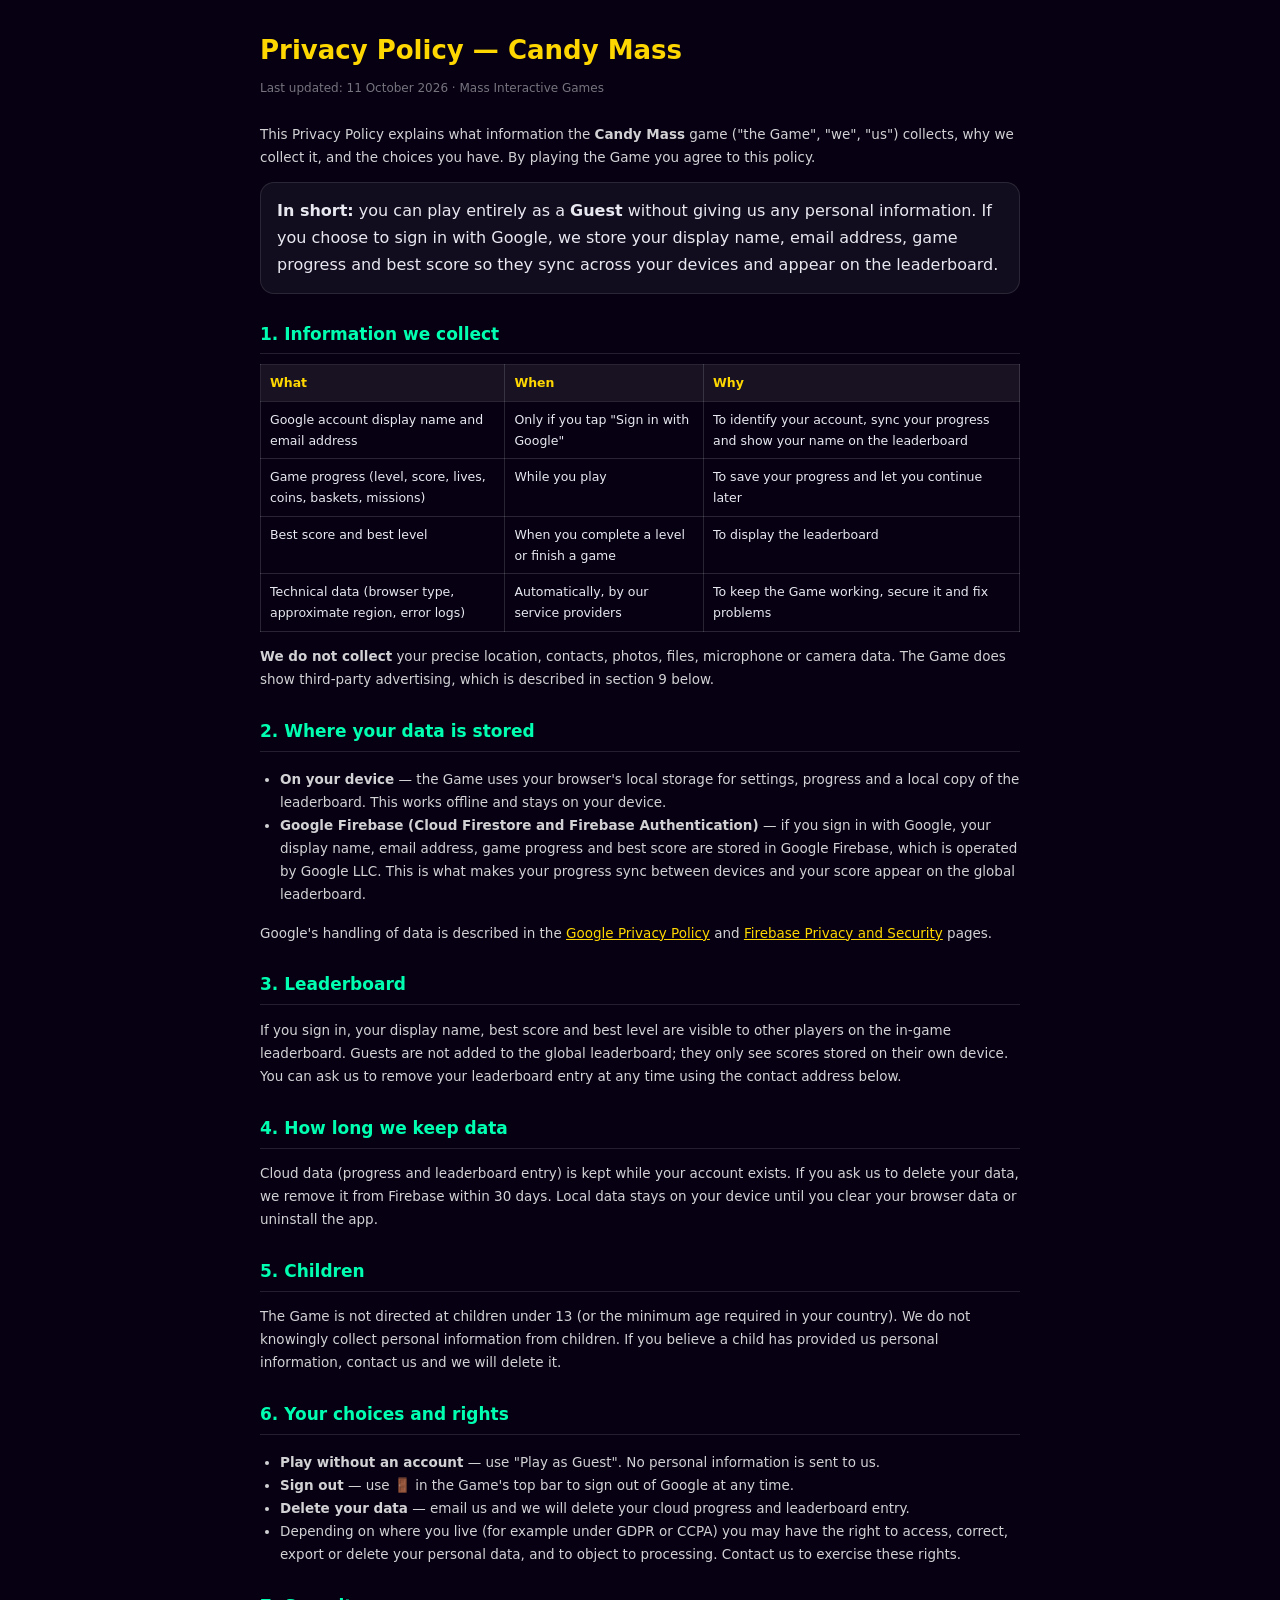
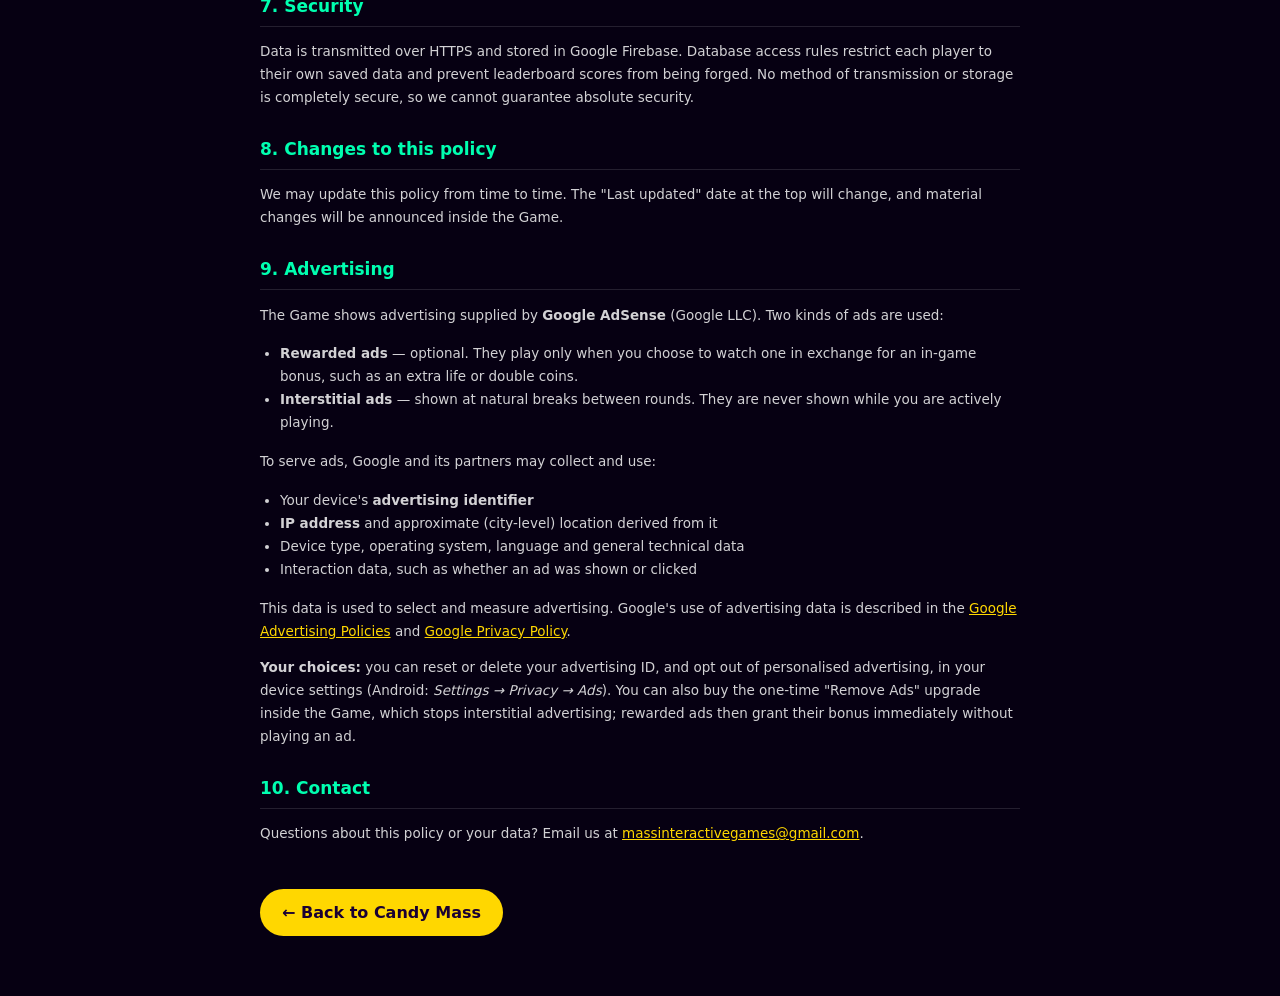
<file: privacy.html>
<!DOCTYPE html>
<html lang="en">
<head>
<meta charset="UTF-8">
<meta name="viewport" content="width=device-width, initial-scale=1.0">
<title>Privacy Policy — Candy Mass</title>
<style>
  body { margin: 0; background: #060012; color: #e8e8f0; font-family: 'Segoe UI', system-ui, sans-serif; line-height: 1.7; }
  .wrap { max-width: 760px; margin: 0 auto; padding: 28px 20px 60px; }
  h1 { color: #FFD700; font-size: 26px; margin: 0 0 6px; }
  .sub { color: rgba(255,255,255,0.45); font-size: 12px; margin-bottom: 24px; }
  h2 { color: #00FFB0; font-size: 17px; margin: 26px 0 8px; border-bottom: 1px solid rgba(255,255,255,0.12); padding-bottom: 5px; }
  p, li { font-size: 13.5px; color: rgba(255,255,255,0.82); }
  ul { padding-left: 20px; }
  code { background: rgba(255,255,255,0.08); padding: 1px 6px; border-radius: 5px; font-size: 12.5px; }
  a { color: #FFD700; }
  .box { background: rgba(255,255,255,0.05); border: 1px solid rgba(255,255,255,0.1); border-radius: 14px; padding: 14px 16px; margin: 12px 0; }
  .back { display: inline-block; margin-top: 30px; background: #FFD700; color: #1a0033; font-weight: 800; text-decoration: none; padding: 10px 22px; border-radius: 30px; }
  table { border-collapse: collapse; width: 100%; margin: 10px 0; font-size: 12.5px; }
  th, td { border: 1px solid rgba(255,255,255,0.14); padding: 7px 9px; text-align: left; vertical-align: top; }
  th { background: rgba(255,255,255,0.07); color: #FFD700; }
</style>
</head>
<body>
<div class="wrap">

<h1>Privacy Policy — Candy Mass</h1>
<div class="sub">Last updated: 11 October 2026 · Mass Interactive Games</div>

<p>This Privacy Policy explains what information the <b>Candy Mass</b> game ("the Game", "we", "us") collects, why we collect it, and the choices you have. By playing the Game you agree to this policy.</p>

<div class="box">
  <b>In short:</b> you can play entirely as a <b>Guest</b> without giving us any personal information. If you choose to sign in with Google, we store your display name, email address, game progress and best score so they sync across your devices and appear on the leaderboard.
</div>

<h2>1. Information we collect</h2>

<table>
  <tr>
    <th>What</th>
    <th>When</th>
    <th>Why</th>
  </tr>
  <tr>
    <td>Google account display name and email address</td>
    <td>Only if you tap "Sign in with Google"</td>
    <td>To identify your account, sync your progress and show your name on the leaderboard</td>
  </tr>
  <tr>
    <td>Game progress (level, score, lives, coins, baskets, missions)</td>
    <td>While you play</td>
    <td>To save your progress and let you continue later</td>
  </tr>
  <tr>
    <td>Best score and best level</td>
    <td>When you complete a level or finish a game</td>
    <td>To display the leaderboard</td>
  </tr>
  <tr>
    <td>Technical data (browser type, approximate region, error logs)</td>
    <td>Automatically, by our service providers</td>
    <td>To keep the Game working, secure it and fix problems</td>
  </tr>
</table>

<p><b>We do not collect</b> your precise location, contacts, photos, files, microphone or camera data. The Game does show third-party advertising, which is described in section 9 below.</p>

<h2>2. Where your data is stored</h2>

<ul>
  <li><b>On your device</b> — the Game uses your browser's local storage for settings, progress and a local copy of the leaderboard. This works offline and stays on your device.</li>
  <li><b>Google Firebase (Cloud Firestore and Firebase Authentication)</b> — if you sign in with Google, your display name, email address, game progress and best score are stored in Google Firebase, which is operated by Google LLC. This is what makes your progress sync between devices and your score appear on the global leaderboard.</li>
</ul>

<p>Google's handling of data is described in the <a href="https://policies.google.com/privacy" target="_blank" rel="noopener">Google Privacy Policy</a> and <a href="https://firebase.google.com/support/privacy" target="_blank" rel="noopener">Firebase Privacy and Security</a> pages.</p>

<h2>3. Leaderboard</h2>

<p>If you sign in, your display name, best score and best level are visible to other players on the in-game leaderboard. Guests are not added to the global leaderboard; they only see scores stored on their own device. You can ask us to remove your leaderboard entry at any time using the contact address below.</p>

<h2>4. How long we keep data</h2>

<p>Cloud data (progress and leaderboard entry) is kept while your account exists. If you ask us to delete your data, we remove it from Firebase within 30 days. Local data stays on your device until you clear your browser data or uninstall the app.</p>

<h2>5. Children</h2>

<p>The Game is not directed at children under 13 (or the minimum age required in your country). We do not knowingly collect personal information from children. If you believe a child has provided us personal information, contact us and we will delete it.</p>

<h2>6. Your choices and rights</h2>

<ul>
  <li><b>Play without an account</b> — use "Play as Guest". No personal information is sent to us.</li>
  <li><b>Sign out</b> — use 🚪 in the Game's top bar to sign out of Google at any time.</li>
  <li><b>Delete your data</b> — email us and we will delete your cloud progress and leaderboard entry.</li>
  <li>Depending on where you live (for example under GDPR or CCPA) you may have the right to access, correct, export or delete your personal data, and to object to processing. Contact us to exercise these rights.</li>
</ul>

<h2>7. Security</h2>

<p>Data is transmitted over HTTPS and stored in Google Firebase. Database access rules restrict each player to their own saved data and prevent leaderboard scores from being forged. No method of transmission or storage is completely secure, so we cannot guarantee absolute security.</p>

<h2>8. Changes to this policy</h2>

<p>We may update this policy from time to time. The "Last updated" date at the top will change, and material changes will be announced inside the Game.</p>

<h2>9. Advertising</h2>

<p>The Game shows advertising supplied by <b>Google AdSense</b> (Google LLC). Two kinds of ads are used:</p>

<ul>
  <li><b>Rewarded ads</b> — optional. They play only when you choose to watch one in exchange for an in-game bonus, such as an extra life or double coins.</li>
  <li><b>Interstitial ads</b> — shown at natural breaks between rounds. They are never shown while you are actively playing.</li>
</ul>

<p>To serve ads, Google and its partners may collect and use:</p>

<ul>
  <li>Your device's <b>advertising identifier</b></li>
  <li><b>IP address</b> and approximate (city-level) location derived from it</li>
  <li>Device type, operating system, language and general technical data</li>
  <li>Interaction data, such as whether an ad was shown or clicked</li>
</ul>

<p>This data is used to select and measure advertising. Google's use of advertising data is described in the <a href="https://policies.google.com/technologies/ads" target="_blank" rel="noopener">Google Advertising Policies</a> and <a href="https://policies.google.com/privacy" target="_blank" rel="noopener">Google Privacy Policy</a>.</p>

<p><b>Your choices:</b> you can reset or delete your advertising ID, and opt out of personalised advertising, in your device settings (Android: <i>Settings → Privacy → Ads</i>). You can also buy the one-time "Remove Ads" upgrade inside the Game, which stops interstitial advertising; rewarded ads then grant their bonus immediately without playing an ad.</p>

<h2>10. Contact</h2>

<p>Questions about this policy or your data? Email us at <a href="mailto:massinteractivegames@gmail.com">massinteractivegames@gmail.com</a>.</p>

<a class="back" href="index.html">← Back to Candy Mass</a>

</div>
</body>
</html>
</file>
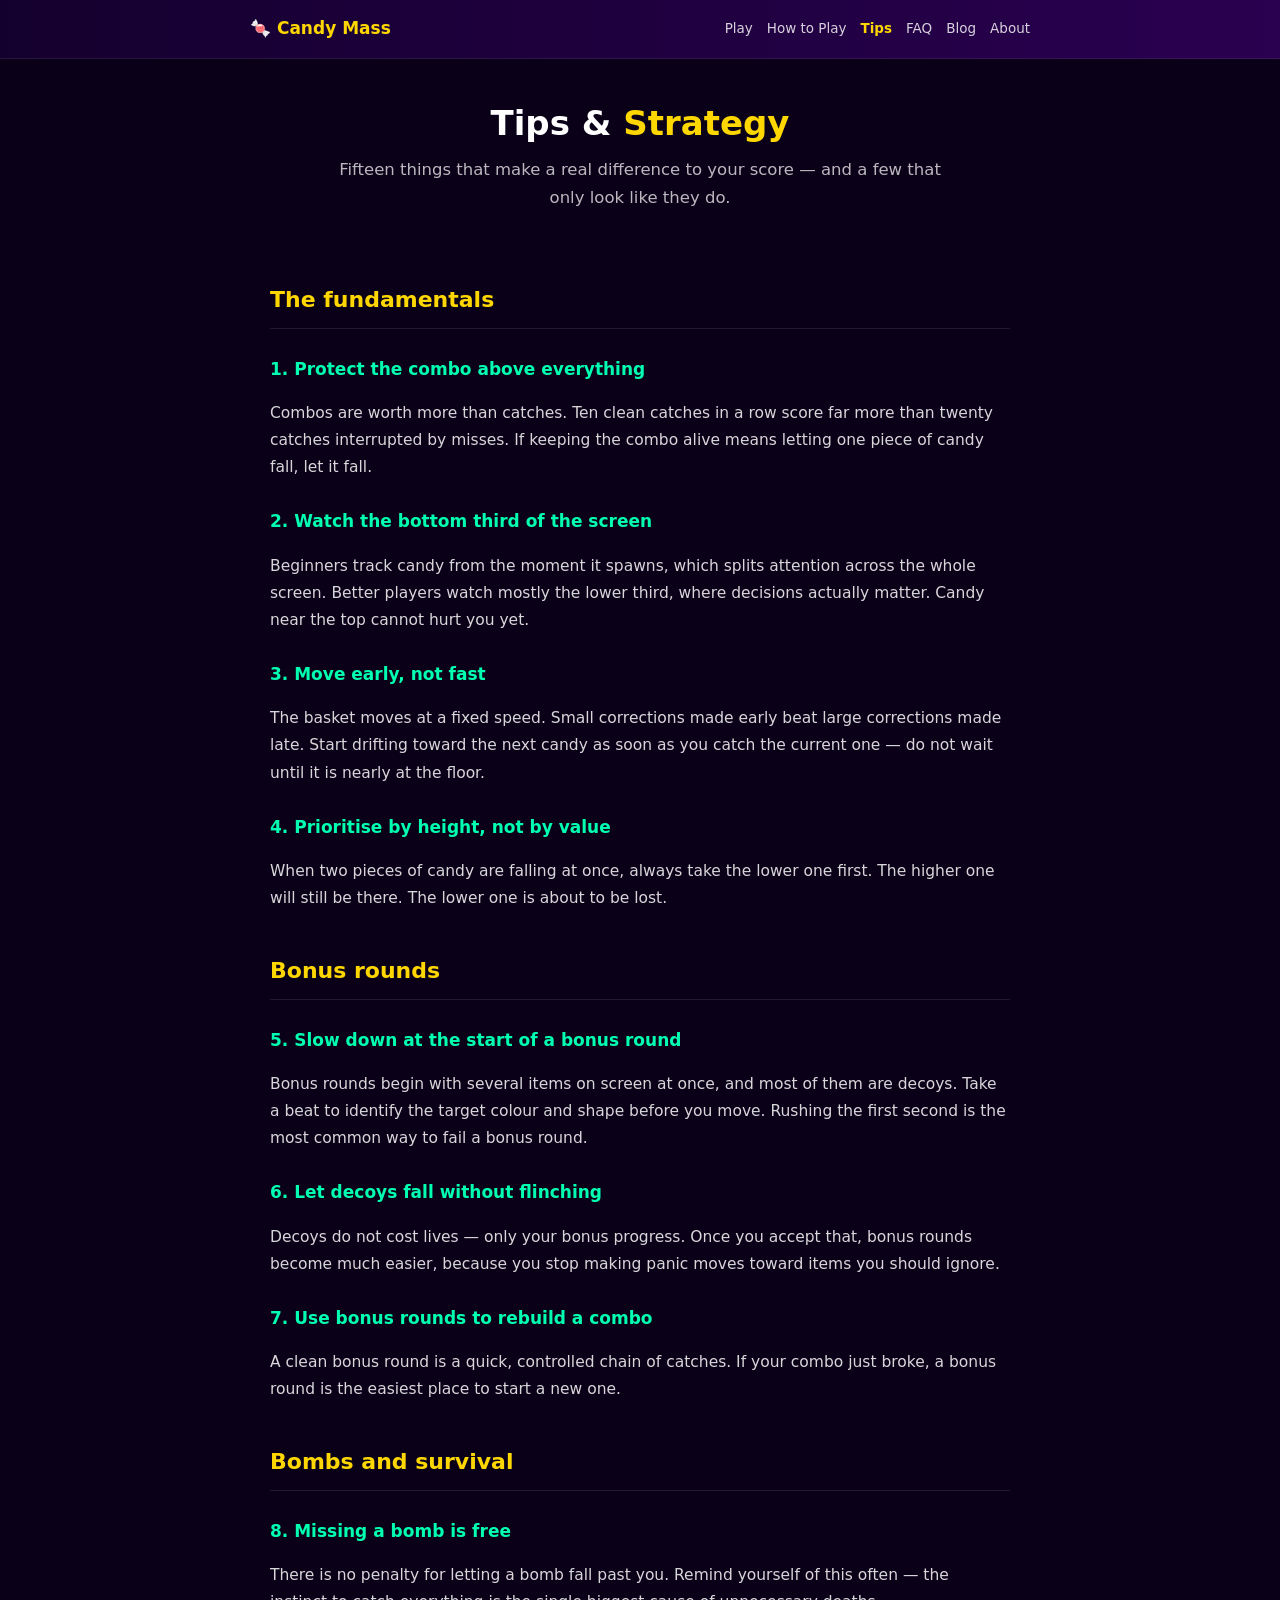
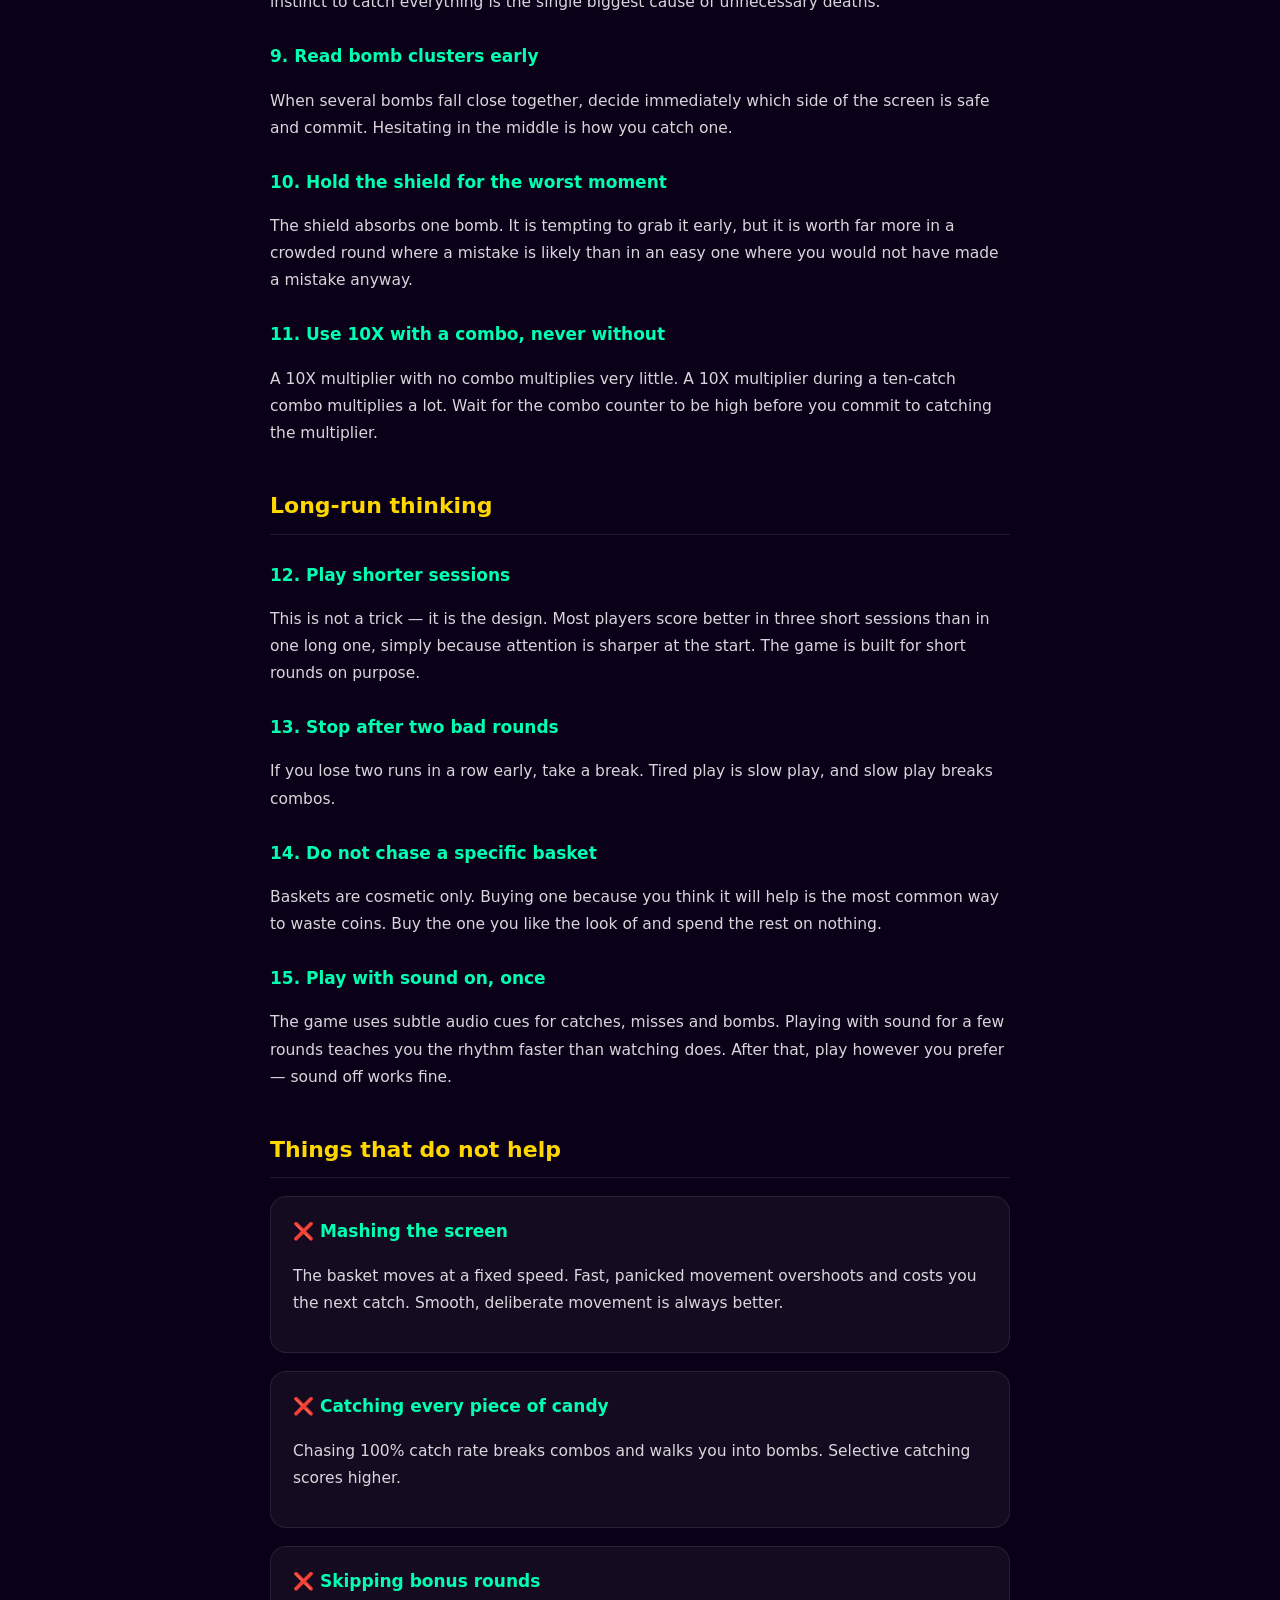
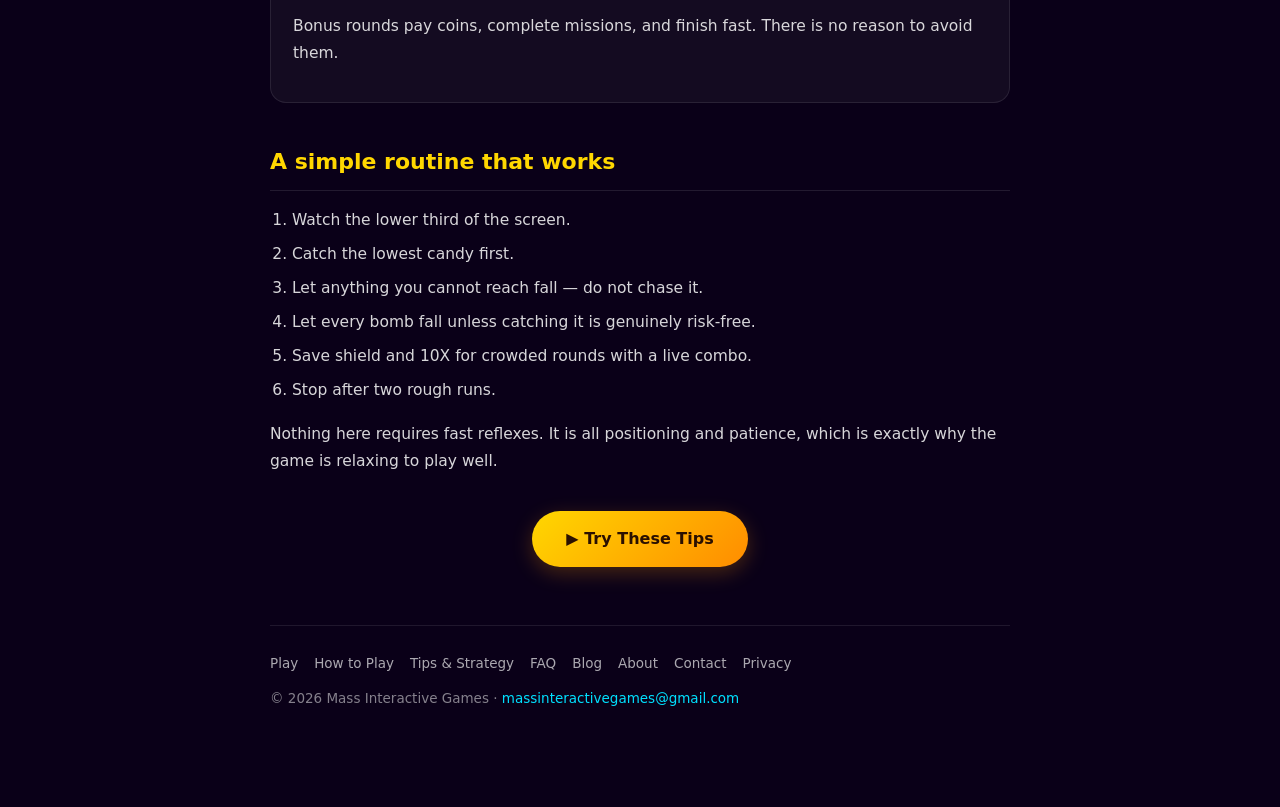
<file: tips.html>
<!DOCTYPE html>
<html lang="en">
<head>
<meta charset="UTF-8">
<meta name="viewport" content="width=device-width, initial-scale=1.0, viewport-fit=cover">
<title>Candy Mass Tips &amp; Strategy — 15 Ways to Score Higher</title>
<meta name="description" content="Fifteen practical Candy Mass tips: how to build long combos, when to let candy fall, how to clear bonus rounds fast, and how to survive heavy bomb rounds.">
<link rel="manifest" href="manifest.json">
<meta name="theme-color" content="#0A001E">
<link rel="stylesheet" href="content.css?v=1">
</head>
<body>

<nav class="nav"><div class="nav-in">
  <a class="nav-logo" href="index.html">🍬 Candy Mass</a>
  <div class="nav-links">
    <a href="index.html">Play</a>
    <a href="how-to-play.html">How to Play</a>
    <a class="on" href="tips.html">Tips</a>
    <a href="faq.html">FAQ</a>
    <a href="blog.html">Blog</a>
    <a href="about.html">About</a>
  </div>
</div></nav>

<div class="wrap">

<div class="hero">
  <h1>Tips &amp; <span class="gold">Strategy</span></h1>
  <p class="lead">Fifteen things that make a real difference to your score — and a few that only look like they do.</p>
</div>

<h2>The fundamentals</h2>

<h3>1. Protect the combo above everything</h3>
<p>Combos are worth more than catches. Ten clean catches in a row score far more than twenty catches interrupted by misses. If keeping the combo alive means letting one piece of candy fall, let it fall.</p>

<h3>2. Watch the bottom third of the screen</h3>
<p>Beginners track candy from the moment it spawns, which splits attention across the whole screen. Better players watch mostly the lower third, where decisions actually matter. Candy near the top cannot hurt you yet.</p>

<h3>3. Move early, not fast</h3>
<p>The basket moves at a fixed speed. Small corrections made early beat large corrections made late. Start drifting toward the next candy as soon as you catch the current one — do not wait until it is nearly at the floor.</p>

<h3>4. Prioritise by height, not by value</h3>
<p>When two pieces of candy are falling at once, always take the lower one first. The higher one will still be there. The lower one is about to be lost.</p>

<h2>Bonus rounds</h2>

<h3>5. Slow down at the start of a bonus round</h3>
<p>Bonus rounds begin with several items on screen at once, and most of them are decoys. Take a beat to identify the target colour and shape before you move. Rushing the first second is the most common way to fail a bonus round.</p>

<h3>6. Let decoys fall without flinching</h3>
<p>Decoys do not cost lives — only your bonus progress. Once you accept that, bonus rounds become much easier, because you stop making panic moves toward items you should ignore.</p>

<h3>7. Use bonus rounds to rebuild a combo</h3>
<p>A clean bonus round is a quick, controlled chain of catches. If your combo just broke, a bonus round is the easiest place to start a new one.</p>

<h2>Bombs and survival</h2>

<h3>8. Missing a bomb is free</h3>
<p>There is no penalty for letting a bomb fall past you. Remind yourself of this often — the instinct to catch everything is the single biggest cause of unnecessary deaths.</p>

<h3>9. Read bomb clusters early</h3>
<p>When several bombs fall close together, decide immediately which side of the screen is safe and commit. Hesitating in the middle is how you catch one.</p>

<h3>10. Hold the shield for the worst moment</h3>
<p>The shield absorbs one bomb. It is tempting to grab it early, but it is worth far more in a crowded round where a mistake is likely than in an easy one where you would not have made a mistake anyway.</p>

<h3>11. Use 10X with a combo, never without</h3>
<p>A 10X multiplier with no combo multiplies very little. A 10X multiplier during a ten-catch combo multiplies a lot. Wait for the combo counter to be high before you commit to catching the multiplier.</p>

<h2>Long-run thinking</h2>

<h3>12. Play shorter sessions</h3>
<p>This is not a trick — it is the design. Most players score better in three short sessions than in one long one, simply because attention is sharper at the start. The game is built for short rounds on purpose.</p>

<h3>13. Stop after two bad rounds</h3>
<p>If you lose two runs in a row early, take a break. Tired play is slow play, and slow play breaks combos.</p>

<h3>14. Do not chase a specific basket</h3>
<p>Baskets are cosmetic only. Buying one because you think it will help is the most common way to waste coins. Buy the one you like the look of and spend the rest on nothing.</p>

<h3>15. Play with sound on, once</h3>
<p>The game uses subtle audio cues for catches, misses and bombs. Playing with sound for a few rounds teaches you the rhythm faster than watching does. After that, play however you prefer — sound off works fine.</p>

<h2>Things that do not help</h2>

<div class="card">
  <h3>❌ Mashing the screen</h3>
  <p>The basket moves at a fixed speed. Fast, panicked movement overshoots and costs you the next catch. Smooth, deliberate movement is always better.</p>
</div>

<div class="card">
  <h3>❌ Catching every piece of candy</h3>
  <p>Chasing 100% catch rate breaks combos and walks you into bombs. Selective catching scores higher.</p>
</div>

<div class="card">
  <h3>❌ Skipping bonus rounds</h3>
  <p>Bonus rounds pay coins, complete missions, and finish fast. There is no reason to avoid them.</p>
</div>

<h2>A simple routine that works</h2>

<ol>
  <li>Watch the lower third of the screen.</li>
  <li>Catch the lowest candy first.</li>
  <li>Let anything you cannot reach fall — do not chase it.</li>
  <li>Let every bomb fall unless catching it is genuinely risk-free.</li>
  <li>Save shield and 10X for crowded rounds with a live combo.</li>
  <li>Stop after two rough runs.</li>
</ol>

<p>Nothing here requires fast reflexes. It is all positioning and patience, which is exactly why the game is relaxing to play well.</p>

<div class="cta-wrap">
  <a class="cta" href="index.html">▶ Try These Tips</a>
</div>

<div class="foot">
  <div class="foot-links">
    <a href="index.html">Play</a>
    <a href="how-to-play.html">How to Play</a>
    <a href="tips.html">Tips &amp; Strategy</a>
    <a href="faq.html">FAQ</a>
    <a href="blog.html">Blog</a>
    <a href="about.html">About</a>
    <a href="contact.html">Contact</a>
    <a href="privacy.html">Privacy</a>
  </div>
  <div>© 2026 Mass Interactive Games · <a href="mailto:massinteractivegames@gmail.com">massinteractivegames@gmail.com</a></div>
</div>

</div>
</body>
</html>
</file>
<file: content.css>
/* ============================================================
   Candy Mass — content pages ka shared style
   (game page se alag — ye text-heavy pages ke liye hai)
   ============================================================ */

* { box-sizing: border-box; }

body {
  margin: 0;
  background: #0A0018;
  color: #E8E6F0;
  font-family: 'Segoe UI', system-ui, -apple-system, sans-serif;
  line-height: 1.75;
  -webkit-text-size-adjust: 100%;
}

a { color: #00E0FF; text-decoration: none; }
a:hover { text-decoration: underline; }

.wrap { max-width: 780px; margin: 0 auto; padding: 0 20px 70px; }

/* ---------- top nav ---------- */
.nav {
  background: linear-gradient(90deg, #14002E, #2A0050);
  border-bottom: 1px solid rgba(255,255,255,0.08);
  padding: 14px 20px;
  position: sticky;
  top: 0;
  z-index: 10;
  padding-top: calc(14px + env(safe-area-inset-top, 0px));
}
.nav-in {
  max-width: 780px; margin: 0 auto;
  display: flex; align-items: center; justify-content: space-between;
  gap: 12px; flex-wrap: wrap;
}
.nav-logo {
  font-weight: 800; font-size: 17px; color: #FFD700;
  display: flex; align-items: center; gap: 7px;
}
.nav-links { display: flex; gap: 14px; flex-wrap: wrap; font-size: 13.5px; }
.nav-links a { color: rgba(255,255,255,0.82); }
.nav-links a:hover { color: #FFD700; }
.nav-links a.on { color: #FFD700; font-weight: 700; }

/* ---------- hero ---------- */
.hero {
  padding: 44px 0 28px;
  text-align: center;
}
.hero h1 {
  font-size: 34px; line-height: 1.2; margin: 0 0 12px;
  color: #fff; font-weight: 800;
}
.hero h1 .gold { color: #FFD700; }
.hero .lead {
  font-size: 16.5px; color: rgba(255,255,255,0.72);
  max-width: 620px; margin: 0 auto;
}

/* ---------- headings ---------- */
h2 {
  font-size: 22px; color: #FFD700; margin: 40px 0 12px;
  padding-bottom: 8px;
  border-bottom: 1px solid rgba(255,255,255,0.1);
}
h3 { font-size: 17px; color: #00FFB0; margin: 26px 0 8px; }

p, li { font-size: 15.5px; color: rgba(255,255,255,0.84); }
ul, ol { padding-left: 22px; }
li { margin-bottom: 7px; }
strong { color: #fff; }

/* ---------- cards ---------- */
.card {
  background: rgba(255,255,255,0.045);
  border: 1px solid rgba(255,255,255,0.09);
  border-radius: 16px;
  padding: 20px 22px;
  margin: 18px 0;
}
.card h3 { margin-top: 0; }

.grid { display: grid; grid-template-columns: repeat(auto-fit, minmax(240px, 1fr)); gap: 16px; margin: 20px 0; }
.grid .card { margin: 0; }

/* ---------- CTA button ---------- */
.cta {
  display: inline-block;
  background: linear-gradient(135deg, #FFD700, #FF8C00);
  color: #2A1000 !important;
  font-weight: 800;
  font-size: 16px;
  padding: 14px 34px;
  border-radius: 40px;
  margin: 8px 0;
  text-decoration: none !important;
  box-shadow: 0 6px 20px rgba(255,150,0,0.25);
}
.cta:hover { transform: translateY(-1px); }
.cta-wrap { text-align: center; margin: 28px 0; }

/* ---------- FAQ ---------- */
.faq-item {
  border-bottom: 1px solid rgba(255,255,255,0.08);
  padding: 16px 0;
}
.faq-item:last-child { border-bottom: none; }
.faq-item .q {
  font-size: 16px; font-weight: 700; color: #fff;
  margin: 0 0 8px;
}
.faq-item .a { margin: 0; color: rgba(255,255,255,0.8); }

/* ---------- article list ---------- */
.post {
  display: block;
  background: rgba(255,255,255,0.045);
  border: 1px solid rgba(255,255,255,0.09);
  border-radius: 14px;
  padding: 18px 20px;
  margin: 14px 0;
  text-decoration: none !important;
}
.post:hover { border-color: rgba(255,215,0,0.4); }
.post .t { font-size: 17px; font-weight: 700; color: #FFD700; margin: 0 0 6px; }
.post .d { font-size: 12.5px; color: rgba(255,255,255,0.45); margin: 0 0 8px; }
.post .e { font-size: 14.5px; color: rgba(255,255,255,0.75); margin: 0; }

/* ---------- footer ---------- */
.foot {
  border-top: 1px solid rgba(255,255,255,0.09);
  margin-top: 50px; padding: 26px 0 0;
  font-size: 13.5px; color: rgba(255,255,255,0.5);
  padding-bottom: calc(26px + env(safe-area-inset-bottom, 0px));
}
.foot-links { display: flex; gap: 16px; flex-wrap: wrap; margin-bottom: 12px; }
.foot-links a { color: rgba(255,255,255,0.66); }

/* ---------- table ---------- */
table { width: 100%; border-collapse: collapse; margin: 16px 0; font-size: 14.5px; }
th, td { text-align: left; padding: 10px 12px; border-bottom: 1px solid rgba(255,255,255,0.09); }
th { color: #FFD700; font-weight: 700; }
td { color: rgba(255,255,255,0.82); }

/* ---------- back link ---------- */
.back {
  display: inline-block; margin-top: 30px;
  font-size: 14px; color: #FFD700;
}

@media (max-width: 480px) {
  .hero h1 { font-size: 27px; }
  .hero .lead { font-size: 15px; }
  h2 { font-size: 19.5px; }
  p, li { font-size: 15px; }
  .wrap { padding: 0 16px 60px; }
  .nav-in { gap: 8px; }
  .nav-links { gap: 11px; font-size: 12.5px; }
}
</file>
